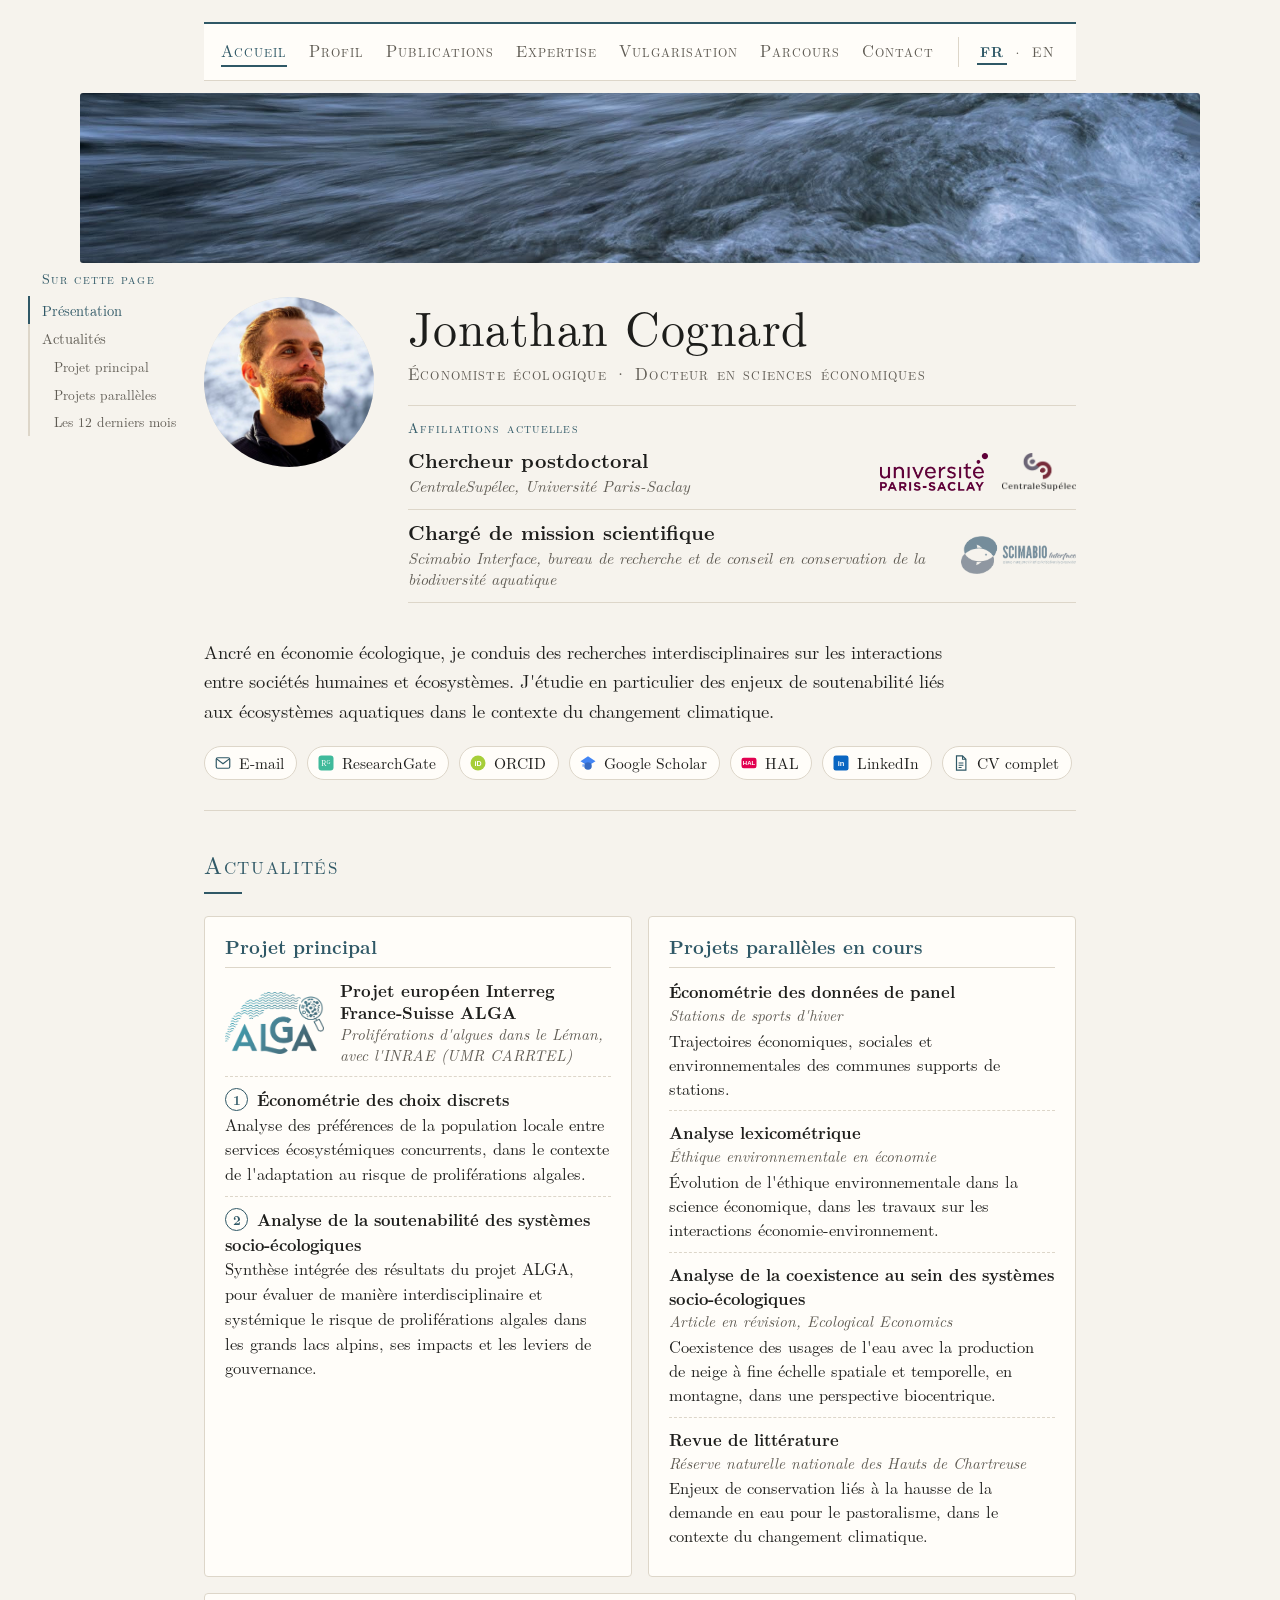
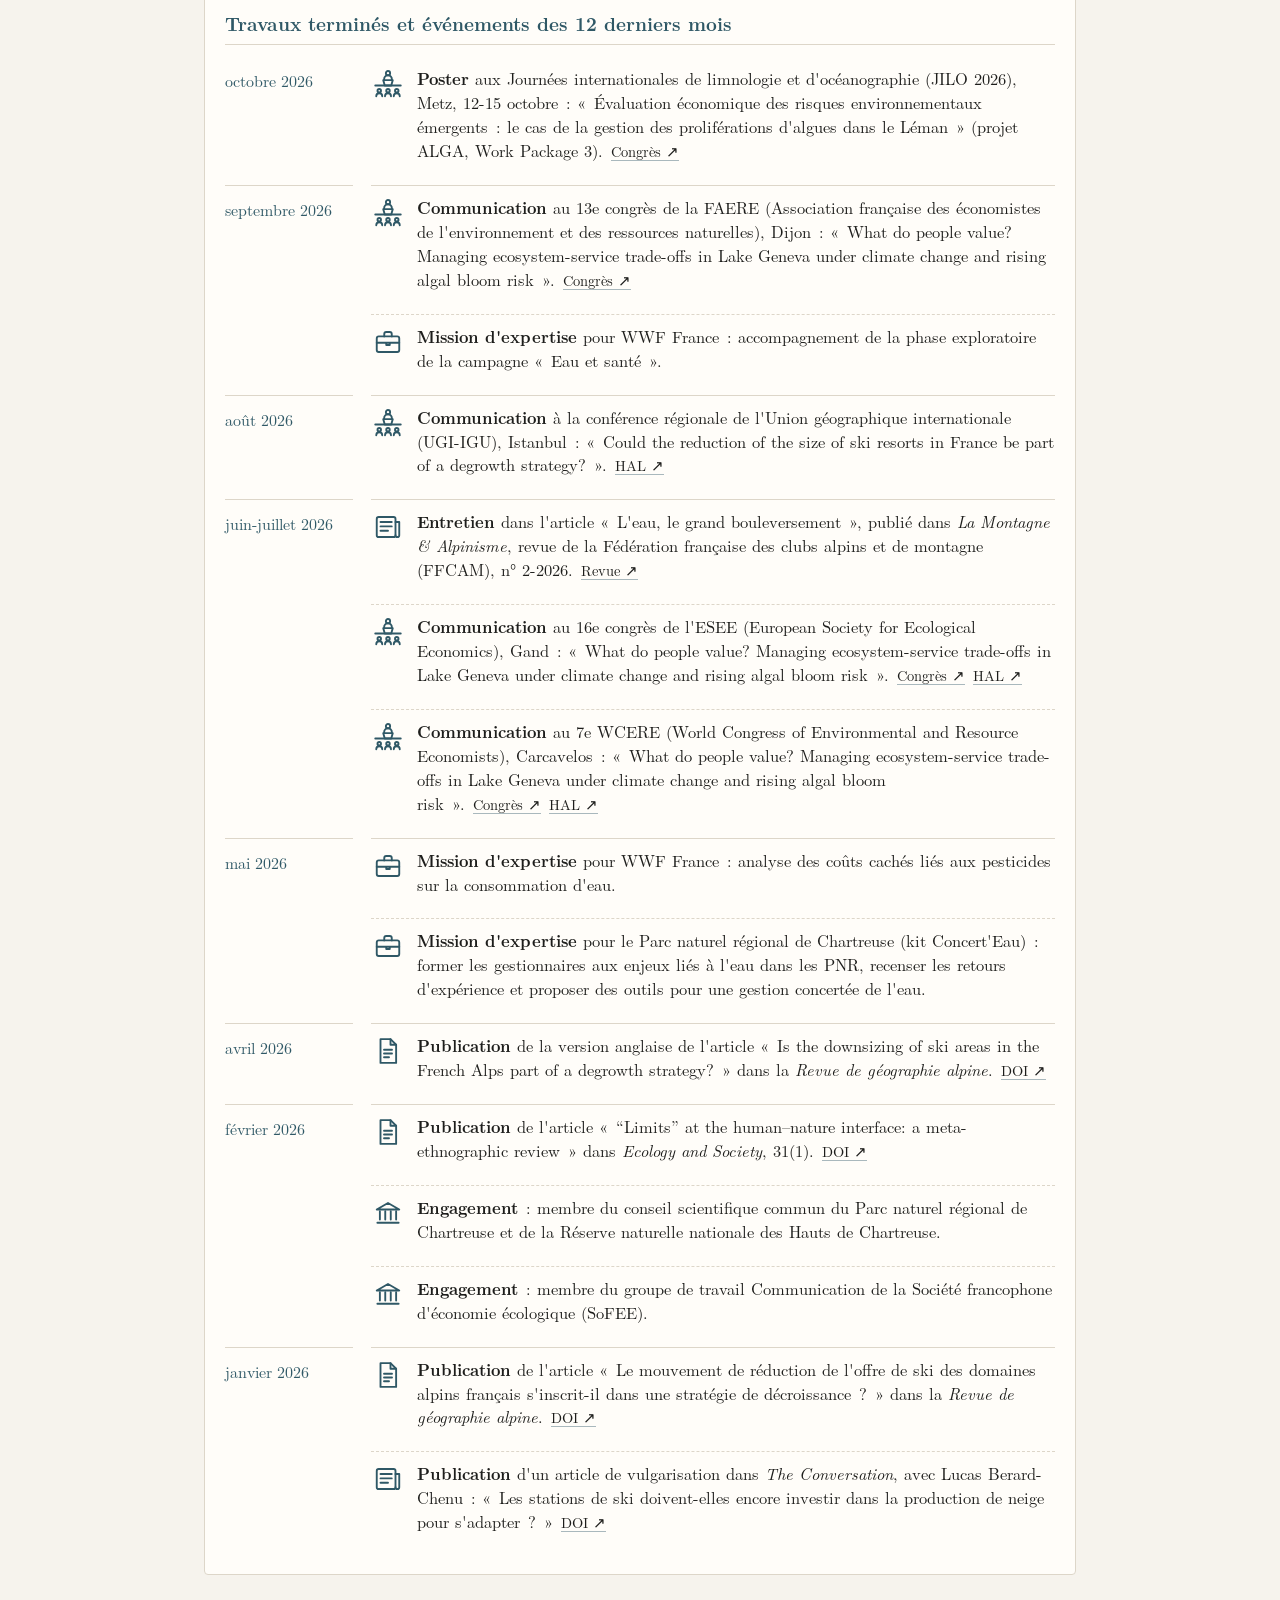
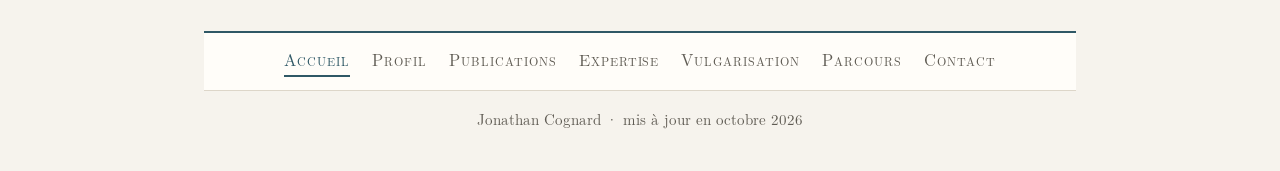
<file: index.html>
<!DOCTYPE html>
<html lang="fr">
<head>
<meta charset="utf-8">
<meta name="viewport" content="width=device-width, initial-scale=1">
<title>Jonathan Cognard, économie écologique</title>
<meta name="description" content="Jonathan Cognard, économiste écologique : interactions entre sociétés humaines et écosystèmes, soutenabilité, coexistence, écosystèmes aquatiques et changement climatique.">
<link rel="stylesheet" href="style.css">
<link rel="icon" href="favicon.ico" sizes="any">
<link rel="icon" type="image/png" href="favicon-192.png">
<link rel="apple-touch-icon" href="apple-touch-icon.png">
<link rel="alternate" hreflang="en" href="en-index.html">
</head>
<body>
<div class="wrap">

  <nav>
    <a href="index.html" class="on">Accueil</a>
    <a href="profil.html">Profil</a>
    <a href="publications.html">Publications</a>
    <a href="expertise.html">Expertise</a>
    <a href="vulgarisation.html">Vulgarisation</a>
    <a href="parcours.html">Parcours</a>
    <a href="contact.html">Contact</a>
    <div class="langsw"><a class="on" href="index.html">FR</a><span aria-hidden="true">·</span><a href="en-index.html" hreflang="en" lang="en">EN</a></div>
  </nav>
  <!-- ================= EN-TÊTE ================= -->
  <div class="strip" role="img" aria-label="Eau en mouvement"></div>

  <aside class="toc" aria-label="Plan de la page"><div class="toc-in" role="navigation" aria-label="Sur cette page">
      <div class="toc-t">Sur cette page</div>
      <a href="#presentation">Présentation</a>
      <a href="#actualites">Actualités</a>
      <a href="#projet-principal" class="sub">Projet principal</a>
      <a href="#projets-paralleles-en-cours" class="sub">Projets parallèles</a>
      <a href="#travaux-termines-et-evenements-des-12-de" class="sub">Les 12 derniers mois</a>
    </div><script>(function(){var t=document.currentScript.parentNode,ls=[].slice.call(t.querySelectorAll('a'));
function up(){var R=t.closest('.page')||document;var ts=ls.map(function(a){return R.querySelector('[id="'+a.getAttribute('href').slice(1)+'"]')});var y=window.innerHeight*0.3,k=0,b=-1e9;ts.forEach(function(e,i){if(!e)return;var r=e.getBoundingClientRect().top;if(r<y&&r>b+2){b=r;k=i}});
ls.forEach(function(a,i){a.classList.toggle('act',i===k)})}window.addEventListener('scroll',up,{passive:true});window.addEventListener('load',up);up();})();</script></aside>
  <div class="intro" id="presentation">
    <div class="head">
      <div class="avatar"><img src="photo.jpg" alt="Portrait de Jonathan Cognard"></div>
      <div class="idcard">
        <h1>Jonathan Cognard</h1>
        <p class="tagline">Économiste écologique · Docteur en sciences économiques</p>
        <!-- Affiliations actuelles -->
        <div class="aff">
          <div class="aff-l">Affiliations actuelles</div>
          <div class="role-row">
            <div><div class="rt">Chercheur postdoctoral</div><div class="ri">CentraleSupélec, Université Paris-Saclay</div></div>
            <div class="rl"><img src="logo-paris-saclay.png" alt="" onerror="this.remove()"><img src="logo-centralesupelec.png" alt="" onerror="this.remove()"></div>
          </div>
          <div class="role-row">
            <div><div class="rt">Chargé de mission scientifique</div><div class="ri">Scimabio Interface, bureau de recherche et de conseil en conservation de la biodiversité aquatique</div></div>
            <div class="rl"><img src="logo-scimabio.png" alt="" onerror="this.remove()"></div>
          </div>
        </div>
      </div>
    </div>
    <p class="pitch">Ancré en économie écologique, je conduis des recherches interdisciplinaires sur les interactions entre sociétés humaines et écosystèmes. J'étudie en particulier des enjeux de soutenabilité liés aux écosystèmes aquatiques dans le contexte du changement climatique.</p>
    <div class="links">
      <a href="mailto:jonathan.cognard@gmail.com"><svg viewBox="0 0 24 24"><rect x="3" y="5" width="18" height="14" rx="2" fill="none" stroke="#2f5866" stroke-width="1.6"/><path d="M3.5 6.5 12 13l8.5-6.5" fill="none" stroke="#2f5866" stroke-width="1.6"/></svg>E-mail</a>
      <a href="https://www.researchgate.net/profile/Jonathan-Cognard" target="_blank" rel="noopener"><svg viewBox="0 0 24 24"><rect x="2" y="2" width="20" height="20" rx="4" fill="#40ba9b"/><text x="12" y="16.2" text-anchor="middle" font-family="Georgia,serif" font-size="10.5" fill="#fff">R<tspan font-size="7.5" dy="-3">G</tspan></text></svg>ResearchGate</a>
      <a href="https://orcid.org/0000-0002-9526-023X" target="_blank" rel="noopener"><svg viewBox="0 0 24 24"><circle cx="12" cy="12" r="10" fill="#a6ce39"/><text x="12" y="15.6" text-anchor="middle" font-family="Arial,sans-serif" font-weight="700" font-size="9.5" fill="#fff">iD</text></svg>ORCID</a>
      <a href="https://scholar.google.com/citations?hl=fr&amp;user=yuW_YmEAAAAJ" target="_blank" rel="noopener"><svg viewBox="0 0 24 24"><path d="M12 3 2 9.5l10 6.5 10-6.5z" fill="#4285f4"/><circle cx="12" cy="16" r="5" fill="#356ac3"/><path d="M5.5 13.5v3.5" stroke="#4285f4" stroke-width="1.4"/></svg>Google Scholar</a>
      <!-- Remplacer par votre CV HAL (cv.hal.science/votre-idhal) si vous en créez un -->
      <a href="https://hal.science/search/index/?q=authFullName_s%3A%22Jonathan+Cognard%22" target="_blank" rel="noopener"><svg viewBox="0 0 24 24"><rect x="2" y="5" width="20" height="14" rx="3" fill="#e2004f"/><text x="12" y="15.3" text-anchor="middle" font-family="Arial,sans-serif" font-weight="700" font-size="8" fill="#fff">HAL</text></svg>HAL</a>
      <a href="https://www.linkedin.com/in/jonathan-cognard-17158998/" target="_blank" rel="noopener"><svg viewBox="0 0 24 24"><rect x="2" y="2" width="20" height="20" rx="3" fill="#0a66c2"/><text x="12" y="16.5" text-anchor="middle" font-family="Arial,sans-serif" font-weight="700" font-size="10" fill="#fff">in</text></svg>LinkedIn</a>
      <a href="cv.pdf" target="_blank" rel="noopener"><svg viewBox="0 0 24 24"><path d="M6 2.5h8l4.5 4.5v14.5H6z" fill="none" stroke="#2f5866" stroke-width="1.6"/><path d="M14 2.5V7h4.5M8.8 12h6.4M8.8 15h6.4M8.8 18h4" fill="none" stroke="#2f5866" stroke-width="1.4"/></svg>CV complet</a>
    </div>
  </div>

  <!-- ================= ACTUALITÉS =================
       Fil des 12 derniers mois&nbsp;: ajouter les nouveautés en haut, retirer les plus anciennes. -->
  <section id="actualites">
    <h2>Actualités</h2>
    <div class="grid2">

      <div id="projet-principal" class="box">
        <b>Projet principal</b>
        <div class="proj-h">
          <img src="logo-alga.png" alt="Logo du projet ALGA" onerror="this.remove()">
          <div><div class="pt">Projet européen Interreg France-Suisse ALGA</div>
          <div class="ps">Proliférations d'algues dans le Léman, avec l'INRAE (UMR CARRTEL)</div></div>
        </div>
        <div class="wp"><span class="lbl"><span class="nb">1</span>Économétrie des choix discrets</span>
          Analyse des préférences de la population locale entre services écosystémiques concurrents, dans le contexte de l'adaptation au risque de proliférations algales.</div>
        <div class="wp"><span class="lbl"><span class="nb">2</span>Analyse de la soutenabilité des systèmes socio-écologiques</span>
          Synthèse intégrée des résultats du projet ALGA, pour évaluer de manière interdisciplinaire et systémique le risque de proliférations algales dans les grands lacs alpins, ses impacts et les leviers de gouvernance.</div>
      </div>

      <div id="projets-paralleles-en-cours" class="box">
        <b>Projets parallèles en cours</b>
        <ul class="plist">
          <li><span class="meth">Économétrie des données de panel</span><span class="subj">Stations de sports d'hiver</span>Trajectoires économiques, sociales et environnementales des communes supports de stations.</li>
          <li><span class="meth">Analyse lexicométrique</span><span class="subj">Éthique environnementale en économie</span>Évolution de l'éthique environnementale dans la science économique, dans les travaux sur les interactions économie-environnement.</li>
          <li><span class="meth">Analyse de la coexistence au sein des systèmes socio-écologiques</span><span class="subj">Article en révision, Ecological Economics</span>Coexistence des usages de l'eau avec la production de neige à fine échelle spatiale et temporelle, en montagne, dans une perspective biocentrique.</li>
          <li><span class="meth">Revue de littérature</span><span class="subj">Réserve naturelle nationale des Hauts de Chartreuse</span>Enjeux de conservation liés à la hausse de la demande en eau pour le pastoralisme, dans le contexte du changement climatique.</li>
        </ul>
      </div>

      <div id="travaux-termines-et-evenements-des-12-de" class="box wide">
        <b>Travaux terminés et événements des 12 derniers mois</b>
        <div class="feed">
        <div class="m">octobre 2026</div>
        <div class="items">
          <div class="it"><span class="ic"><svg viewBox="0 0 24 24"><circle cx="12" cy="3.3" r="1.7" fill="none" stroke="#2f5866" stroke-width="1.5" stroke-linecap="round" stroke-linejoin="round"/><path d="M8.9 10.6V8.1a3.1 3.1 0 0 1 6.2 0v2.5" fill="none" stroke="#2f5866" stroke-width="1.5" stroke-linecap="round" stroke-linejoin="round"/><path d="M8.2 8.9h7.6l-1.2 4.3H9.4z" fill="#fffdf9" stroke="#2f5866" stroke-width="1.5" stroke-linejoin="round"/><path d="M1.8 13.2h20.4" fill="none" stroke="#2f5866" stroke-width="1.5" stroke-linecap="round" stroke-linejoin="round"/><circle cx="5" cy="17.4" r="1.4" fill="none" stroke="#2f5866" stroke-width="1.5" stroke-linecap="round" stroke-linejoin="round"/><circle cx="12" cy="17.4" r="1.4" fill="none" stroke="#2f5866" stroke-width="1.5" stroke-linecap="round" stroke-linejoin="round"/><circle cx="19" cy="17.4" r="1.4" fill="none" stroke="#2f5866" stroke-width="1.5" stroke-linecap="round" stroke-linejoin="round"/><path d="M2.6 21.8a2.4 2.4 0 0 1 4.8 0M9.6 21.8a2.4 2.4 0 0 1 4.8 0M16.6 21.8a2.4 2.4 0 0 1 4.8 0" fill="none" stroke="#2f5866" stroke-width="1.5" stroke-linecap="round" stroke-linejoin="round"/></svg></span><span><b>Poster</b> aux Journées internationales de limnologie et d'océanographie (JILO 2026), Metz, 12-15 octobre&nbsp;: «&nbsp;Évaluation économique des risques environnementaux émergents&nbsp;: le cas de la gestion des proliférations d'algues dans le Léman&nbsp;» (projet ALGA, Work Package 3).<a class="go" href="https://jilo-2026.sciencesconf.org/" target="_blank" rel="noopener">Congrès ↗</a></span></div>
        </div>
        <div class="m">septembre 2026</div>
        <div class="items">
          <div class="it"><span class="ic"><svg viewBox="0 0 24 24"><circle cx="12" cy="3.3" r="1.7" fill="none" stroke="#2f5866" stroke-width="1.5" stroke-linecap="round" stroke-linejoin="round"/><path d="M8.9 10.6V8.1a3.1 3.1 0 0 1 6.2 0v2.5" fill="none" stroke="#2f5866" stroke-width="1.5" stroke-linecap="round" stroke-linejoin="round"/><path d="M8.2 8.9h7.6l-1.2 4.3H9.4z" fill="#fffdf9" stroke="#2f5866" stroke-width="1.5" stroke-linejoin="round"/><path d="M1.8 13.2h20.4" fill="none" stroke="#2f5866" stroke-width="1.5" stroke-linecap="round" stroke-linejoin="round"/><circle cx="5" cy="17.4" r="1.4" fill="none" stroke="#2f5866" stroke-width="1.5" stroke-linecap="round" stroke-linejoin="round"/><circle cx="12" cy="17.4" r="1.4" fill="none" stroke="#2f5866" stroke-width="1.5" stroke-linecap="round" stroke-linejoin="round"/><circle cx="19" cy="17.4" r="1.4" fill="none" stroke="#2f5866" stroke-width="1.5" stroke-linecap="round" stroke-linejoin="round"/><path d="M2.6 21.8a2.4 2.4 0 0 1 4.8 0M9.6 21.8a2.4 2.4 0 0 1 4.8 0M16.6 21.8a2.4 2.4 0 0 1 4.8 0" fill="none" stroke="#2f5866" stroke-width="1.5" stroke-linecap="round" stroke-linejoin="round"/></svg></span><span><b>Communication</b> au 13e congrès de la FAERE (Association française des économistes de l'environnement et des ressources naturelles), Dijon&nbsp;: «&nbsp;What do people value? Managing ecosystem-service trade-offs in Lake Geneva under climate change and rising algal bloom risk&nbsp;».<a class="go" href="https://faere.fr/en/faere-conference-2026/" target="_blank" rel="noopener">Congrès ↗</a></span></div>
          <div class="it"><span class="ic"><svg viewBox="0 0 24 24"><rect x="3" y="7.5" width="18" height="12.5" rx="1.6" fill="none" stroke="#2f5866" stroke-width="1.5" stroke-linecap="round" stroke-linejoin="round"/><path d="M9 7.5V5.6c0-.9.7-1.6 1.6-1.6h2.8c.9 0 1.6.7 1.6 1.6v1.9M3 12.6h18M10.6 12.6v1.8h2.8v-1.8" fill="none" stroke="#2f5866" stroke-width="1.5" stroke-linecap="round" stroke-linejoin="round"/></svg></span><span><b>Mission d'expertise</b> pour WWF France&nbsp;: accompagnement de la phase exploratoire de la campagne «&nbsp;Eau et santé&nbsp;».</span></div>
        </div>
        <div class="m">août 2026</div>
        <div class="items">
          <div class="it"><span class="ic"><svg viewBox="0 0 24 24"><circle cx="12" cy="3.3" r="1.7" fill="none" stroke="#2f5866" stroke-width="1.5" stroke-linecap="round" stroke-linejoin="round"/><path d="M8.9 10.6V8.1a3.1 3.1 0 0 1 6.2 0v2.5" fill="none" stroke="#2f5866" stroke-width="1.5" stroke-linecap="round" stroke-linejoin="round"/><path d="M8.2 8.9h7.6l-1.2 4.3H9.4z" fill="#fffdf9" stroke="#2f5866" stroke-width="1.5" stroke-linejoin="round"/><path d="M1.8 13.2h20.4" fill="none" stroke="#2f5866" stroke-width="1.5" stroke-linecap="round" stroke-linejoin="round"/><circle cx="5" cy="17.4" r="1.4" fill="none" stroke="#2f5866" stroke-width="1.5" stroke-linecap="round" stroke-linejoin="round"/><circle cx="12" cy="17.4" r="1.4" fill="none" stroke="#2f5866" stroke-width="1.5" stroke-linecap="round" stroke-linejoin="round"/><circle cx="19" cy="17.4" r="1.4" fill="none" stroke="#2f5866" stroke-width="1.5" stroke-linecap="round" stroke-linejoin="round"/><path d="M2.6 21.8a2.4 2.4 0 0 1 4.8 0M9.6 21.8a2.4 2.4 0 0 1 4.8 0M16.6 21.8a2.4 2.4 0 0 1 4.8 0" fill="none" stroke="#2f5866" stroke-width="1.5" stroke-linecap="round" stroke-linejoin="round"/></svg></span><span><b>Communication</b> à la conférence régionale de l'Union géographique internationale (UGI-IGU), Istanbul&nbsp;: «&nbsp;Could the reduction of the size of ski resorts in France be part of a degrowth strategy?&nbsp;».<a class="go" href="https://hal.science/hal-05760352" target="_blank" rel="noopener">HAL ↗</a></span></div>
        </div>
        <div class="m">juin-juillet 2026</div>
        <div class="items">
          <div class="it"><span class="ic"><svg viewBox="0 0 24 24"><rect x="3" y="4" width="15" height="16" rx="1.5" fill="none" stroke="#2f5866" stroke-width="1.5" stroke-linecap="round" stroke-linejoin="round"/><path d="M18 8h3v10.5a1.5 1.5 0 0 1-3 0M6 8h9M6 11.5h9M6 15h6" fill="none" stroke="#2f5866" stroke-width="1.5" stroke-linecap="round" stroke-linejoin="round"/></svg></span><span><b>Entretien</b> dans l'article «&nbsp;L'eau, le grand bouleversement&nbsp;», publié dans <i>La Montagne &amp; Alpinisme</i>, revue de la Fédération française des clubs alpins et de montagne (FFCAM), n° 2-2026.<a class="go" href="https://www.ffcam.fr/index.php?alias=produit&amp;oid=PROD:86p6bc6lu6lu" target="_blank" rel="noopener">Revue ↗</a></span></div>
          <div class="it"><span class="ic"><svg viewBox="0 0 24 24"><circle cx="12" cy="3.3" r="1.7" fill="none" stroke="#2f5866" stroke-width="1.5" stroke-linecap="round" stroke-linejoin="round"/><path d="M8.9 10.6V8.1a3.1 3.1 0 0 1 6.2 0v2.5" fill="none" stroke="#2f5866" stroke-width="1.5" stroke-linecap="round" stroke-linejoin="round"/><path d="M8.2 8.9h7.6l-1.2 4.3H9.4z" fill="#fffdf9" stroke="#2f5866" stroke-width="1.5" stroke-linejoin="round"/><path d="M1.8 13.2h20.4" fill="none" stroke="#2f5866" stroke-width="1.5" stroke-linecap="round" stroke-linejoin="round"/><circle cx="5" cy="17.4" r="1.4" fill="none" stroke="#2f5866" stroke-width="1.5" stroke-linecap="round" stroke-linejoin="round"/><circle cx="12" cy="17.4" r="1.4" fill="none" stroke="#2f5866" stroke-width="1.5" stroke-linecap="round" stroke-linejoin="round"/><circle cx="19" cy="17.4" r="1.4" fill="none" stroke="#2f5866" stroke-width="1.5" stroke-linecap="round" stroke-linejoin="round"/><path d="M2.6 21.8a2.4 2.4 0 0 1 4.8 0M9.6 21.8a2.4 2.4 0 0 1 4.8 0M16.6 21.8a2.4 2.4 0 0 1 4.8 0" fill="none" stroke="#2f5866" stroke-width="1.5" stroke-linecap="round" stroke-linejoin="round"/></svg></span><span><b>Communication</b> au 16e congrès de l'ESEE (European Society for Ecological Economics), Gand&nbsp;: «&nbsp;What do people value? Managing ecosystem-service trade-offs in Lake Geneva under climate change and rising algal bloom risk&nbsp;».<a class="go" href="https://esee2026ghent.be/" target="_blank" rel="noopener">Congrès ↗</a><a class="go" href="https://hal.science/hal-05693973" target="_blank" rel="noopener">HAL ↗</a></span></div>
          <div class="it"><span class="ic"><svg viewBox="0 0 24 24"><circle cx="12" cy="3.3" r="1.7" fill="none" stroke="#2f5866" stroke-width="1.5" stroke-linecap="round" stroke-linejoin="round"/><path d="M8.9 10.6V8.1a3.1 3.1 0 0 1 6.2 0v2.5" fill="none" stroke="#2f5866" stroke-width="1.5" stroke-linecap="round" stroke-linejoin="round"/><path d="M8.2 8.9h7.6l-1.2 4.3H9.4z" fill="#fffdf9" stroke="#2f5866" stroke-width="1.5" stroke-linejoin="round"/><path d="M1.8 13.2h20.4" fill="none" stroke="#2f5866" stroke-width="1.5" stroke-linecap="round" stroke-linejoin="round"/><circle cx="5" cy="17.4" r="1.4" fill="none" stroke="#2f5866" stroke-width="1.5" stroke-linecap="round" stroke-linejoin="round"/><circle cx="12" cy="17.4" r="1.4" fill="none" stroke="#2f5866" stroke-width="1.5" stroke-linecap="round" stroke-linejoin="round"/><circle cx="19" cy="17.4" r="1.4" fill="none" stroke="#2f5866" stroke-width="1.5" stroke-linecap="round" stroke-linejoin="round"/><path d="M2.6 21.8a2.4 2.4 0 0 1 4.8 0M9.6 21.8a2.4 2.4 0 0 1 4.8 0M16.6 21.8a2.4 2.4 0 0 1 4.8 0" fill="none" stroke="#2f5866" stroke-width="1.5" stroke-linecap="round" stroke-linejoin="round"/></svg></span><span><b>Communication</b> au 7e WCERE (World Congress of Environmental and Resource Economists), Carcavelos&nbsp;: «&nbsp;What do people value? Managing ecosystem-service trade-offs in Lake Geneva under climate change and rising algal bloom risk&nbsp;».<a class="go" href="https://wcere2026.org/" target="_blank" rel="noopener">Congrès ↗</a><a class="go" href="https://hal.science/hal-05694025" target="_blank" rel="noopener">HAL ↗</a></span></div>
        </div>
        <div class="m">mai 2026</div>
        <div class="items">
          <div class="it"><span class="ic"><svg viewBox="0 0 24 24"><rect x="3" y="7.5" width="18" height="12.5" rx="1.6" fill="none" stroke="#2f5866" stroke-width="1.5" stroke-linecap="round" stroke-linejoin="round"/><path d="M9 7.5V5.6c0-.9.7-1.6 1.6-1.6h2.8c.9 0 1.6.7 1.6 1.6v1.9M3 12.6h18M10.6 12.6v1.8h2.8v-1.8" fill="none" stroke="#2f5866" stroke-width="1.5" stroke-linecap="round" stroke-linejoin="round"/></svg></span><span><b>Mission d'expertise</b> pour WWF France&nbsp;: analyse des coûts cachés liés aux pesticides sur la consommation d'eau.</span></div>
          <div class="it"><span class="ic"><svg viewBox="0 0 24 24"><rect x="3" y="7.5" width="18" height="12.5" rx="1.6" fill="none" stroke="#2f5866" stroke-width="1.5" stroke-linecap="round" stroke-linejoin="round"/><path d="M9 7.5V5.6c0-.9.7-1.6 1.6-1.6h2.8c.9 0 1.6.7 1.6 1.6v1.9M3 12.6h18M10.6 12.6v1.8h2.8v-1.8" fill="none" stroke="#2f5866" stroke-width="1.5" stroke-linecap="round" stroke-linejoin="round"/></svg></span><span><b>Mission d'expertise</b> pour le Parc naturel régional de Chartreuse (kit Concert'Eau)&nbsp;: former les gestionnaires aux enjeux liés à l'eau dans les PNR, recenser les retours d'expérience et proposer des outils pour une gestion concertée de l'eau.</span></div>
        </div>
        <div class="m">avril 2026</div>
        <div class="items">
          <div class="it"><span class="ic"><svg viewBox="0 0 24 24"><path d="M6 2.5h8l4.5 4.5v14.5H6z" fill="none" stroke="#2f5866" stroke-width="1.5" stroke-linecap="round" stroke-linejoin="round"/><path d="M14 2.5V7h4.5M8.8 11h6.4M8.8 14h6.4M8.8 17h4" fill="none" stroke="#2f5866" stroke-width="1.5" stroke-linecap="round" stroke-linejoin="round"/></svg></span><span><b>Publication</b> de la version anglaise de l'article «&nbsp;Is the downsizing of ski areas in the French Alps part of a degrowth strategy?&nbsp;» dans la <i>Revue de géographie alpine</i>.<a class="go" href="https://doi.org/10.4000/165gi" target="_blank" rel="noopener">DOI ↗</a></span></div>
        </div>
        <div class="m">février 2026</div>
        <div class="items">
          <div class="it"><span class="ic"><svg viewBox="0 0 24 24"><path d="M6 2.5h8l4.5 4.5v14.5H6z" fill="none" stroke="#2f5866" stroke-width="1.5" stroke-linecap="round" stroke-linejoin="round"/><path d="M14 2.5V7h4.5M8.8 11h6.4M8.8 14h6.4M8.8 17h4" fill="none" stroke="#2f5866" stroke-width="1.5" stroke-linecap="round" stroke-linejoin="round"/></svg></span><span><b>Publication</b> de l'article «&nbsp;“Limits” at the human–nature interface: a meta-ethnographic review&nbsp;» dans <i>Ecology and Society</i>, 31(1).<a class="go" href="https://doi.org/10.5751/ES-16991-310121" target="_blank" rel="noopener">DOI ↗</a></span></div>
          <div class="it"><span class="ic"><svg viewBox="0 0 24 24"><path d="M3 9.2 12 4l9 5.2z" fill="none" stroke="#2f5866" stroke-width="1.5" stroke-linecap="round" stroke-linejoin="round"/><path d="M5.5 10.6v6.6M9.8 10.6v6.6M14.2 10.6v6.6M18.5 10.6v6.6M3.5 19.8h17" fill="none" stroke="#2f5866" stroke-width="1.5" stroke-linecap="round" stroke-linejoin="round"/></svg></span><span><b>Engagement</b>&nbsp;: membre du conseil scientifique commun du Parc naturel régional de Chartreuse et de la Réserve naturelle nationale des Hauts de Chartreuse.</span></div>
          <div class="it"><span class="ic"><svg viewBox="0 0 24 24"><path d="M3 9.2 12 4l9 5.2z" fill="none" stroke="#2f5866" stroke-width="1.5" stroke-linecap="round" stroke-linejoin="round"/><path d="M5.5 10.6v6.6M9.8 10.6v6.6M14.2 10.6v6.6M18.5 10.6v6.6M3.5 19.8h17" fill="none" stroke="#2f5866" stroke-width="1.5" stroke-linecap="round" stroke-linejoin="round"/></svg></span><span><b>Engagement</b>&nbsp;: membre du groupe de travail Communication de la Société francophone d'économie écologique (SoFEE).</span></div>
        </div>
        <div class="m">janvier 2026</div>
        <div class="items">
          <div class="it"><span class="ic"><svg viewBox="0 0 24 24"><path d="M6 2.5h8l4.5 4.5v14.5H6z" fill="none" stroke="#2f5866" stroke-width="1.5" stroke-linecap="round" stroke-linejoin="round"/><path d="M14 2.5V7h4.5M8.8 11h6.4M8.8 14h6.4M8.8 17h4" fill="none" stroke="#2f5866" stroke-width="1.5" stroke-linecap="round" stroke-linejoin="round"/></svg></span><span><b>Publication</b> de l'article «&nbsp;Le mouvement de réduction de l'offre de ski des domaines alpins français s'inscrit-il dans une stratégie de décroissance&nbsp;?&nbsp;» dans la <i>Revue de géographie alpine</i>.<a class="go" href="https://doi.org/10.4000/165gg" target="_blank" rel="noopener">DOI ↗</a></span></div>
          <div class="it"><span class="ic"><svg viewBox="0 0 24 24"><rect x="3" y="4" width="15" height="16" rx="1.5" fill="none" stroke="#2f5866" stroke-width="1.5" stroke-linecap="round" stroke-linejoin="round"/><path d="M18 8h3v10.5a1.5 1.5 0 0 1-3 0M6 8h9M6 11.5h9M6 15h6" fill="none" stroke="#2f5866" stroke-width="1.5" stroke-linecap="round" stroke-linejoin="round"/></svg></span><span><b>Publication</b> d'un article de vulgarisation dans <i>The Conversation</i>, avec Lucas Berard-Chenu&nbsp;: «&nbsp;Les stations de ski doivent-elles encore investir dans la production de neige pour s'adapter&nbsp;?&nbsp;»<a class="go" href="https://doi.org/10.64628/AAK.fk6a4h7fv" target="_blank" rel="noopener">DOI ↗</a></span></div>
        </div>
        </div>
      </div>

    </div>
  </section>


  <nav class="bottom">
    <a href="index.html" class="on">Accueil</a>
    <a href="profil.html">Profil</a>
    <a href="publications.html">Publications</a>
    <a href="expertise.html">Expertise</a>
    <a href="vulgarisation.html">Vulgarisation</a>
    <a href="parcours.html">Parcours</a>
    <a href="contact.html">Contact</a>
  </nav>

  <footer>Jonathan Cognard · mis à jour en octobre 2026</footer>
</div>
</body>
</html>
</file>
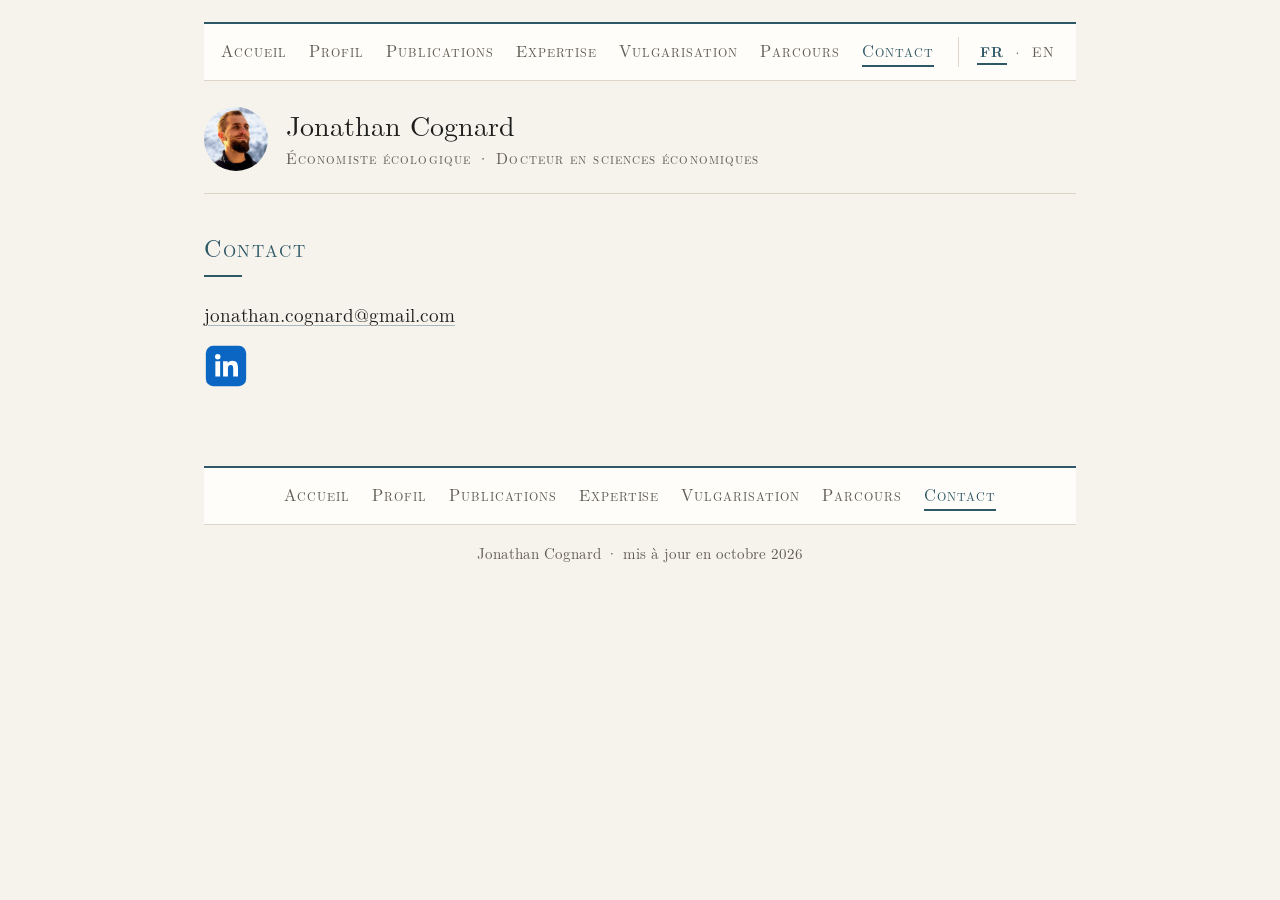
<file: contact.html>
<!DOCTYPE html>
<html lang="fr">
<head>
<meta charset="utf-8">
<meta name="viewport" content="width=device-width, initial-scale=1">
<title>Contact, Jonathan Cognard</title>
<meta name="description" content="Contacter Jonathan Cognard.">
<link rel="stylesheet" href="style.css">
<link rel="icon" href="favicon.ico" sizes="any">
<link rel="icon" type="image/png" href="favicon-192.png">
<link rel="apple-touch-icon" href="apple-touch-icon.png">
<link rel="alternate" hreflang="en" href="en-contact.html">
</head>
<body>
<div class="wrap">

  <nav>
    <a href="index.html">Accueil</a>
    <a href="profil.html">Profil</a>
    <a href="publications.html">Publications</a>
    <a href="expertise.html">Expertise</a>
    <a href="vulgarisation.html">Vulgarisation</a>
    <a href="parcours.html">Parcours</a>
    <a href="contact.html" class="on">Contact</a>
    <div class="langsw"><a class="on" href="contact.html">FR</a><span aria-hidden="true">·</span><a href="en-contact.html" hreflang="en" lang="en">EN</a></div>
  </nav>

  <div class="banner">
    <a class="av" href="index.html"><img src="photo.jpg" alt="Portrait de Jonathan Cognard"></a>
    <div><a class="nm" href="index.html">Jonathan Cognard</a><div class="tg">Économiste écologique · Docteur en sciences économiques</div></div>
  </div>

  <!-- ================= CONTACT ================= -->
  <section id="contact">
    <h2>Contact</h2>
    <p style="font-size:1.2rem"><a href="mailto:jonathan.cognard@gmail.com">jonathan.cognard@gmail.com</a></p>
    <p><a class="li-big" href="https://www.linkedin.com/in/jonathan-cognard-17158998/" target="_blank" rel="noopener" aria-label="Profil LinkedIn de Jonathan Cognard" title="LinkedIn"><svg viewBox="0 0 24 24" width="44" height="44"><rect x="1" y="1" width="22" height="22" rx="4" fill="#0a66c2"/><path d="M6.2 9.4h2.6v8.3H6.2zM7.5 5.4a1.5 1.5 0 1 1 0 3 1.5 1.5 0 0 1 0-3zM10.4 9.4h2.5v1.1h.04c.35-.66 1.2-1.36 2.47-1.36 2.64 0 3.13 1.74 3.13 4v4.56h-2.6v-4.04c0-.96-.02-2.2-1.34-2.2-1.34 0-1.55 1.05-1.55 2.13v4.11h-2.6z" fill="#fff"/></svg></a></p>
  </section>


  <nav class="bottom">
    <a href="index.html">Accueil</a>
    <a href="profil.html">Profil</a>
    <a href="publications.html">Publications</a>
    <a href="expertise.html">Expertise</a>
    <a href="vulgarisation.html">Vulgarisation</a>
    <a href="parcours.html">Parcours</a>
    <a href="contact.html" class="on">Contact</a>
  </nav>

  <footer>Jonathan Cognard · mis à jour en octobre 2026</footer>
</div>
</body>
</html>
</file>
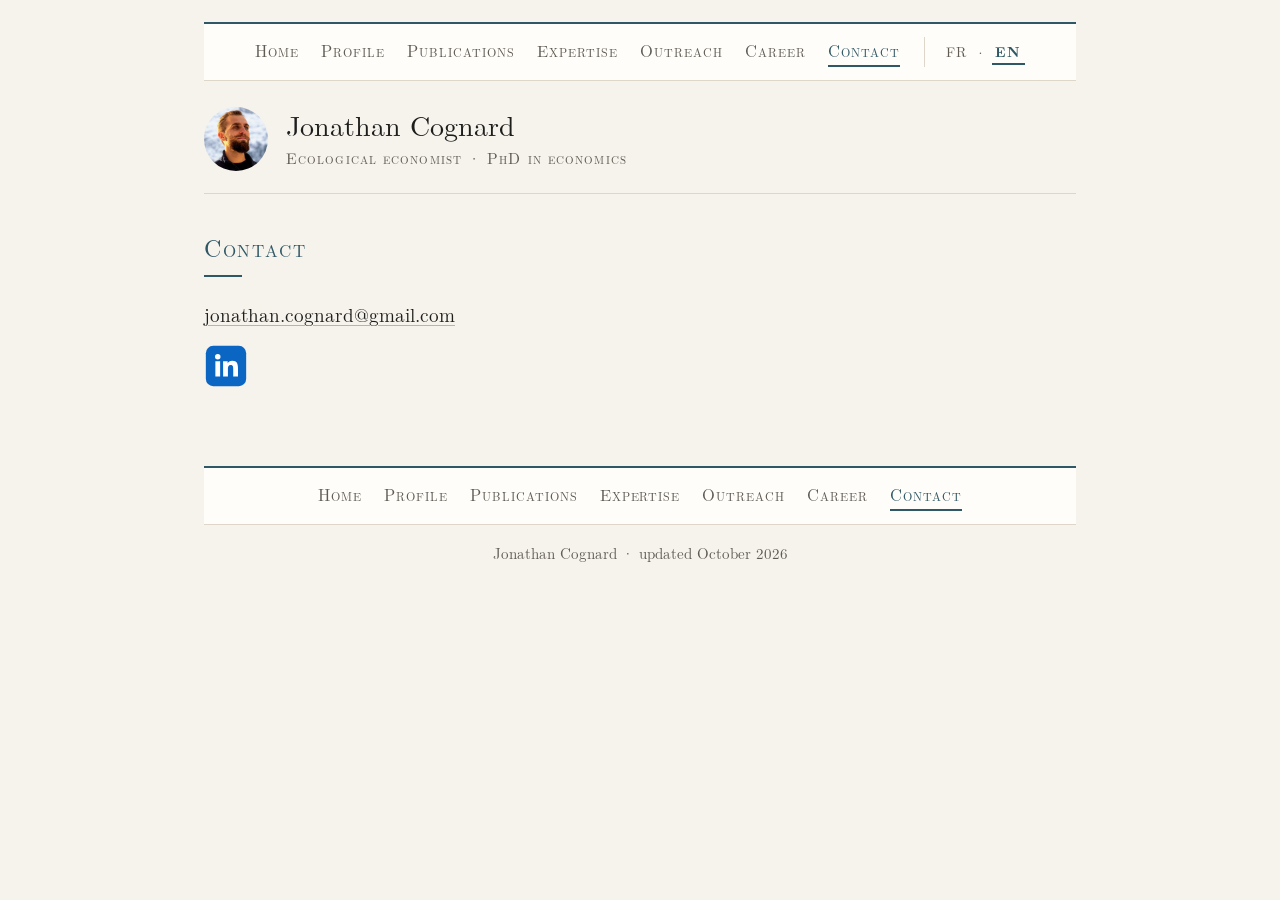
<file: en-contact.html>
<!DOCTYPE html>
<html lang="en">
<head>
<meta charset="utf-8">
<meta name="viewport" content="width=device-width, initial-scale=1">
<title>Contact, Jonathan Cognard</title>
<meta name="description" content="Contact Jonathan Cognard.">
<link rel="stylesheet" href="style.css">
<link rel="icon" href="favicon.ico" sizes="any">
<link rel="icon" type="image/png" href="favicon-192.png">
<link rel="apple-touch-icon" href="apple-touch-icon.png">
<link rel="alternate" hreflang="fr" href="contact.html">
</head>
<body>
<div class="wrap">

  <nav>
    <a href="en-index.html">Home</a>
    <a href="en-profil.html">Profile</a>
    <a href="en-publications.html">Publications</a>
    <a href="en-expertise.html">Expertise</a>
    <a href="en-vulgarisation.html">Outreach</a>
    <a href="en-parcours.html">Career</a>
    <a href="en-contact.html" class="on">Contact</a>
    <div class="langsw"><a href="contact.html" hreflang="fr" lang="fr">FR</a><span aria-hidden="true">·</span><a class="on" href="en-contact.html">EN</a></div>
  </nav>

  <div class="banner">
    <a class="av" href="en-index.html"><img src="photo.jpg" alt="Portrait of Jonathan Cognard"></a>
    <div><a class="nm" href="en-index.html">Jonathan Cognard</a><div class="tg">Ecological economist · PhD in economics</div></div>
  </div>

    <section id="contact">
    <h2>Contact</h2>
    <p style="font-size:1.2rem"><a href="mailto:jonathan.cognard@gmail.com">jonathan.cognard@gmail.com</a></p>
    <p><a class="li-big" href="https://www.linkedin.com/in/jonathan-cognard-17158998/" target="_blank" rel="noopener" aria-label="Jonathan Cognard's LinkedIn profile" title="LinkedIn"><svg viewBox="0 0 24 24" width="44" height="44"><rect x="1" y="1" width="22" height="22" rx="4" fill="#0a66c2"/><path d="M6.2 9.4h2.6v8.3H6.2zM7.5 5.4a1.5 1.5 0 1 1 0 3 1.5 1.5 0 0 1 0-3zM10.4 9.4h2.5v1.1h.04c.35-.66 1.2-1.36 2.47-1.36 2.64 0 3.13 1.74 3.13 4v4.56h-2.6v-4.04c0-.96-.02-2.2-1.34-2.2-1.34 0-1.55 1.05-1.55 2.13v4.11h-2.6z" fill="#fff"/></svg></a></p>
  </section>


  <nav class="bottom">
    <a href="en-index.html">Home</a>
    <a href="en-profil.html">Profile</a>
    <a href="en-publications.html">Publications</a>
    <a href="en-expertise.html">Expertise</a>
    <a href="en-vulgarisation.html">Outreach</a>
    <a href="en-parcours.html">Career</a>
    <a href="en-contact.html" class="on">Contact</a>
  </nav>

  <footer>Jonathan Cognard · updated October 2026</footer>
</div>
</body>
</html>
</file>
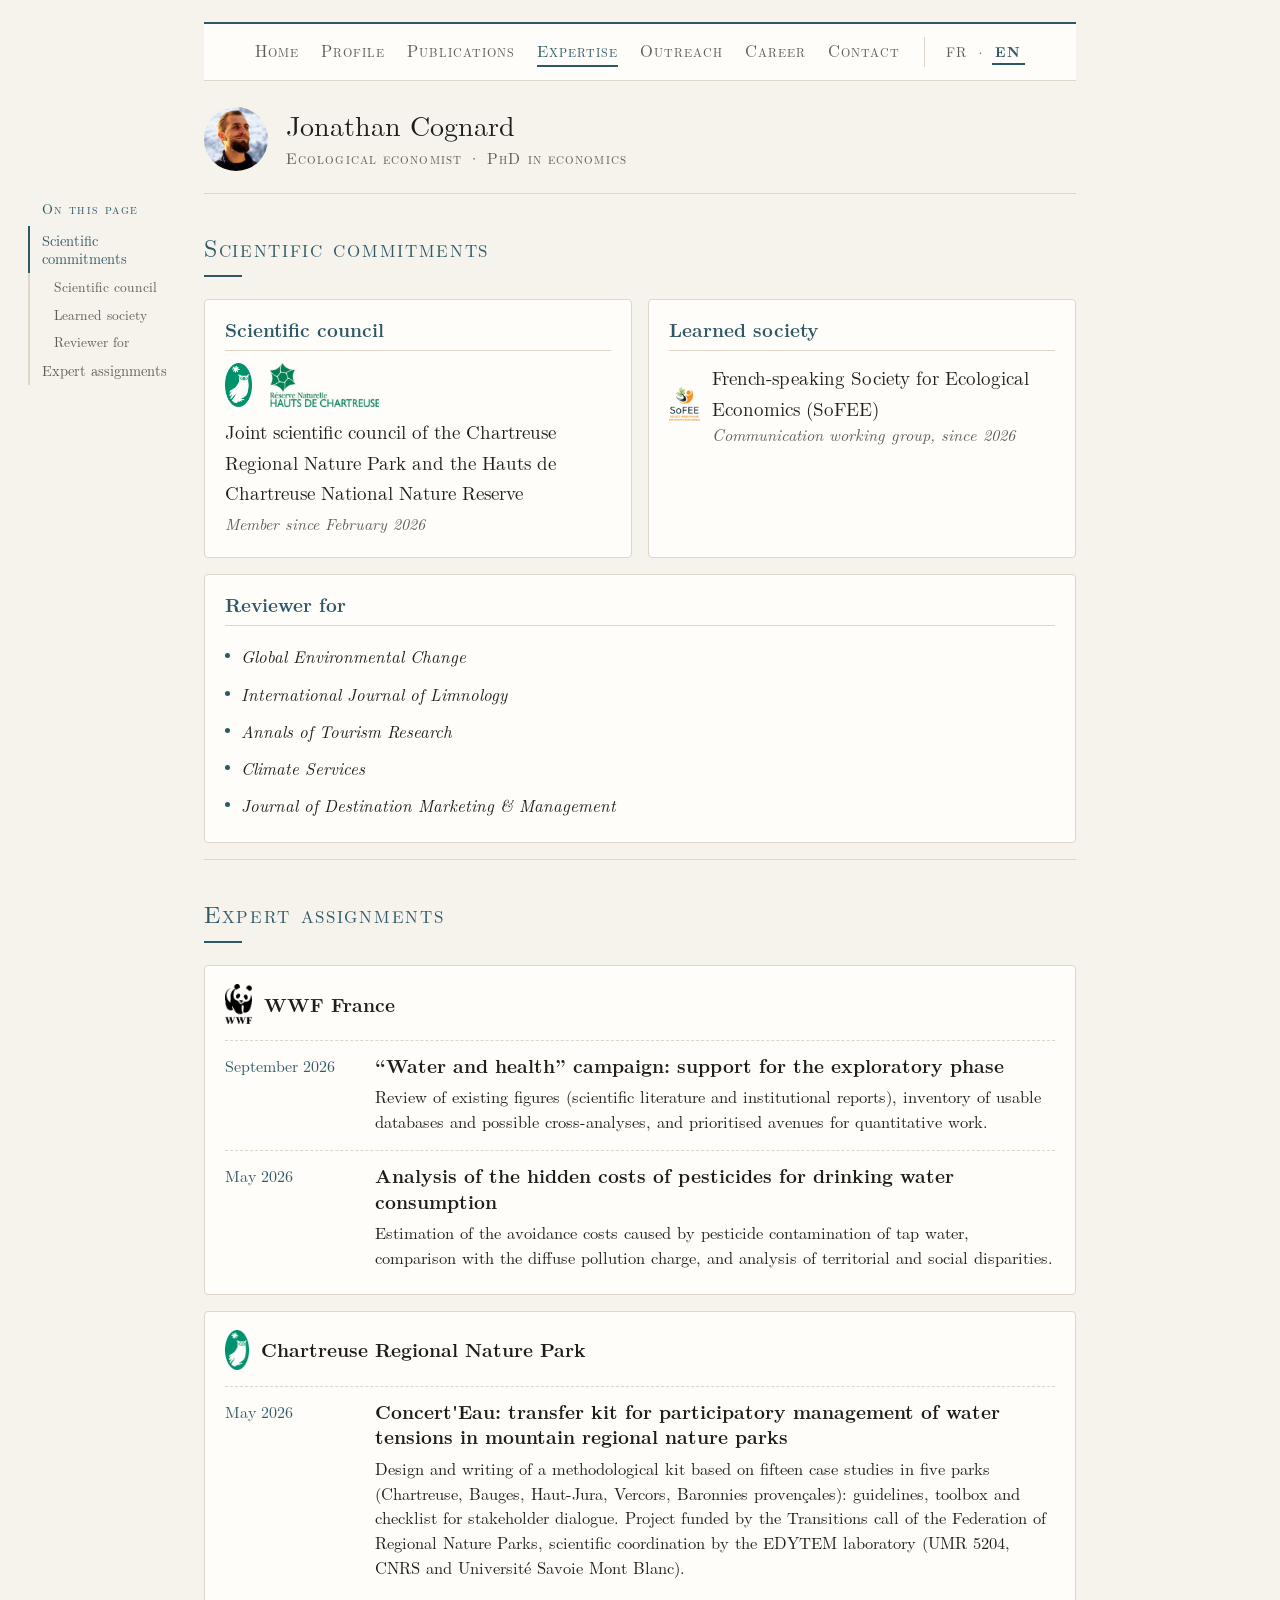
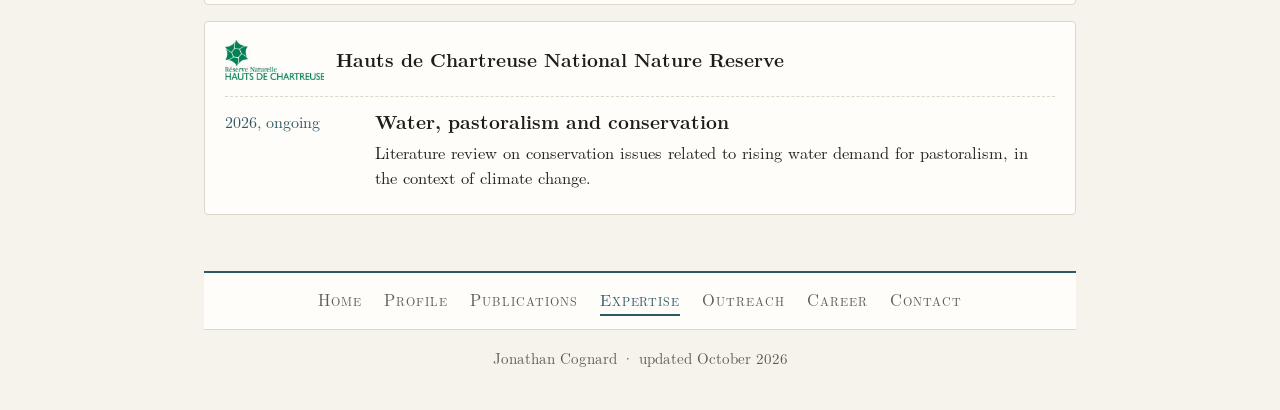
<file: en-expertise.html>
<!DOCTYPE html>
<html lang="en">
<head>
<meta charset="utf-8">
<meta name="viewport" content="width=device-width, initial-scale=1">
<title>Expertise, Jonathan Cognard</title>
<meta name="description" content="Scientific commitments and expert assignments of Jonathan Cognard.">
<link rel="stylesheet" href="style.css">
<link rel="icon" href="favicon.ico" sizes="any">
<link rel="icon" type="image/png" href="favicon-192.png">
<link rel="apple-touch-icon" href="apple-touch-icon.png">
<link rel="alternate" hreflang="fr" href="expertise.html">
</head>
<body>
<div class="wrap">

  <nav>
    <a href="en-index.html">Home</a>
    <a href="en-profil.html">Profile</a>
    <a href="en-publications.html">Publications</a>
    <a href="en-expertise.html" class="on">Expertise</a>
    <a href="en-vulgarisation.html">Outreach</a>
    <a href="en-parcours.html">Career</a>
    <a href="en-contact.html">Contact</a>
    <div class="langsw"><a href="expertise.html" hreflang="fr" lang="fr">FR</a><span aria-hidden="true">·</span><a class="on" href="en-expertise.html">EN</a></div>
  </nav>

  <div class="banner">
    <a class="av" href="en-index.html"><img src="photo.jpg" alt="Portrait of Jonathan Cognard"></a>
    <div><a class="nm" href="en-index.html">Jonathan Cognard</a><div class="tg">Ecological economist · PhD in economics</div></div>
  </div>

  <aside class="toc" aria-label="Page outline"><div class="toc-in" role="navigation" aria-label="On this page">
      <div class="toc-t">On this page</div>
      <a href="#engagements">Scientific commitments</a>
      <a href="#scientific-council" class="sub">Scientific council</a>
      <a href="#learned-society" class="sub">Learned society</a>
      <a href="#reviewer-for" class="sub">Reviewer for</a>
      <a href="#missions">Expert assignments</a>
    </div><script>(function(){var t=document.currentScript.parentNode,ls=[].slice.call(t.querySelectorAll('a'));
function up(){var R=t.closest('.page')||document;var ts=ls.map(function(a){return R.querySelector('[id="'+a.getAttribute('href').slice(1)+'"]')});var y=window.innerHeight*0.3,k=0,b=-1e9;ts.forEach(function(e,i){if(!e)return;var r=e.getBoundingClientRect().top;if(r<y&&r>b+2){b=r;k=i}});
ls.forEach(function(a,i){a.classList.toggle('act',i===k)})}window.addEventListener('scroll',up,{passive:true});window.addEventListener('load',up);up();})();</script></aside>
    <section id="engagements">
    <h2>Scientific commitments</h2>
    <div class="grid2">
      <div id="scientific-council" class="box">
        <b>Scientific council</b>
        <div style="display:flex;gap:18px;align-items:center;margin:2px 0 10px"><img style="height:44px;mix-blend-mode:multiply" src="logo-pnr-chartreuse.png" alt="" onerror="this.remove()"><img src="logo-rnn-hauts-chartreuse.png" alt="" style="height:44px;mix-blend-mode:multiply" onerror="this.remove()"></div>
        <div>Joint scientific council of the Chartreuse Regional Nature Park and the Hauts de Chartreuse National Nature Reserve<br><span class="small"><i>Member since February 2026</i></span></div>
      </div>
      <div id="learned-society" class="box">
        <b>Learned society</b>
        <span class="org"><img src="logo-sofee.png" alt="" onerror="this.remove()"><span>French-speaking Society for Ecological Economics (SoFEE)<small>Communication working group, since 2026</small></span></span>
      </div>
      <div id="reviewer-for" class="box wide">
        <b>Reviewer for</b>
        <ul class="jlist"><li><i>Global Environmental Change</i></li><li><i>International Journal of Limnology</i></li><li><i>Annals of Tourism Research</i></li><li><i>Climate Services</i></li><li><i>Journal of Destination Marketing &amp; Management</i></li></ul>
      </div>
    </div>
  </section>

    <section id="missions">
    <h2>Expert assignments</h2>
    <div class="missions">
      <div class="mission-g">
        <span class="org"><img src="logo-wwf.png" alt="" onerror="this.remove()"><span>WWF France</span></span>
        <div class="mission"><span class="d">September 2026</span>
          <div><div class="t">“Water and health” campaign: support for the exploratory phase</div><p>Review of existing figures (scientific literature and institutional reports), inventory of usable databases and possible cross-analyses, and prioritised avenues for quantitative work.</p></div></div>
        <div class="mission"><span class="d">May 2026</span>
          <div><div class="t">Analysis of the hidden costs of pesticides for drinking water consumption</div><p>Estimation of the avoidance costs caused by pesticide contamination of tap water, comparison with the diffuse pollution charge, and analysis of territorial and social disparities.</p></div></div>
      </div>
      <div class="mission-g">
        <span class="org"><img src="logo-pnr-chartreuse.png" alt="" onerror="this.remove()"><span>Chartreuse Regional Nature Park</span></span>
        <div class="mission"><span class="d">May 2026</span>
          <div><div class="t">Concert'Eau: transfer kit for participatory management of water tensions in mountain regional nature parks</div><p>Design and writing of a methodological kit based on fifteen case studies in five parks (Chartreuse, Bauges, Haut-Jura, Vercors, Baronnies provençales): guidelines, toolbox and checklist for stakeholder dialogue. Project funded by the Transitions call of the Federation of Regional Nature Parks, scientific coordination by the EDYTEM laboratory (UMR 5204, CNRS and Université Savoie Mont Blanc).</p></div></div>
      </div>
      <div class="mission-g">
        <span class="org"><img src="logo-rnn-hauts-chartreuse.png" alt="" onerror="this.remove()"><span>Hauts de Chartreuse National Nature Reserve</span></span>
        <div class="mission"><span class="d">2026, ongoing</span>
          <div><div class="t">Water, pastoralism and conservation</div><p>Literature review on conservation issues related to rising water demand for pastoralism, in the context of climate change.</p></div></div>
      </div>
    </div>
  </section>


  <nav class="bottom">
    <a href="en-index.html">Home</a>
    <a href="en-profil.html">Profile</a>
    <a href="en-publications.html">Publications</a>
    <a href="en-expertise.html" class="on">Expertise</a>
    <a href="en-vulgarisation.html">Outreach</a>
    <a href="en-parcours.html">Career</a>
    <a href="en-contact.html">Contact</a>
  </nav>

  <footer>Jonathan Cognard · updated October 2026</footer>
</div>
</body>
</html>
</file>
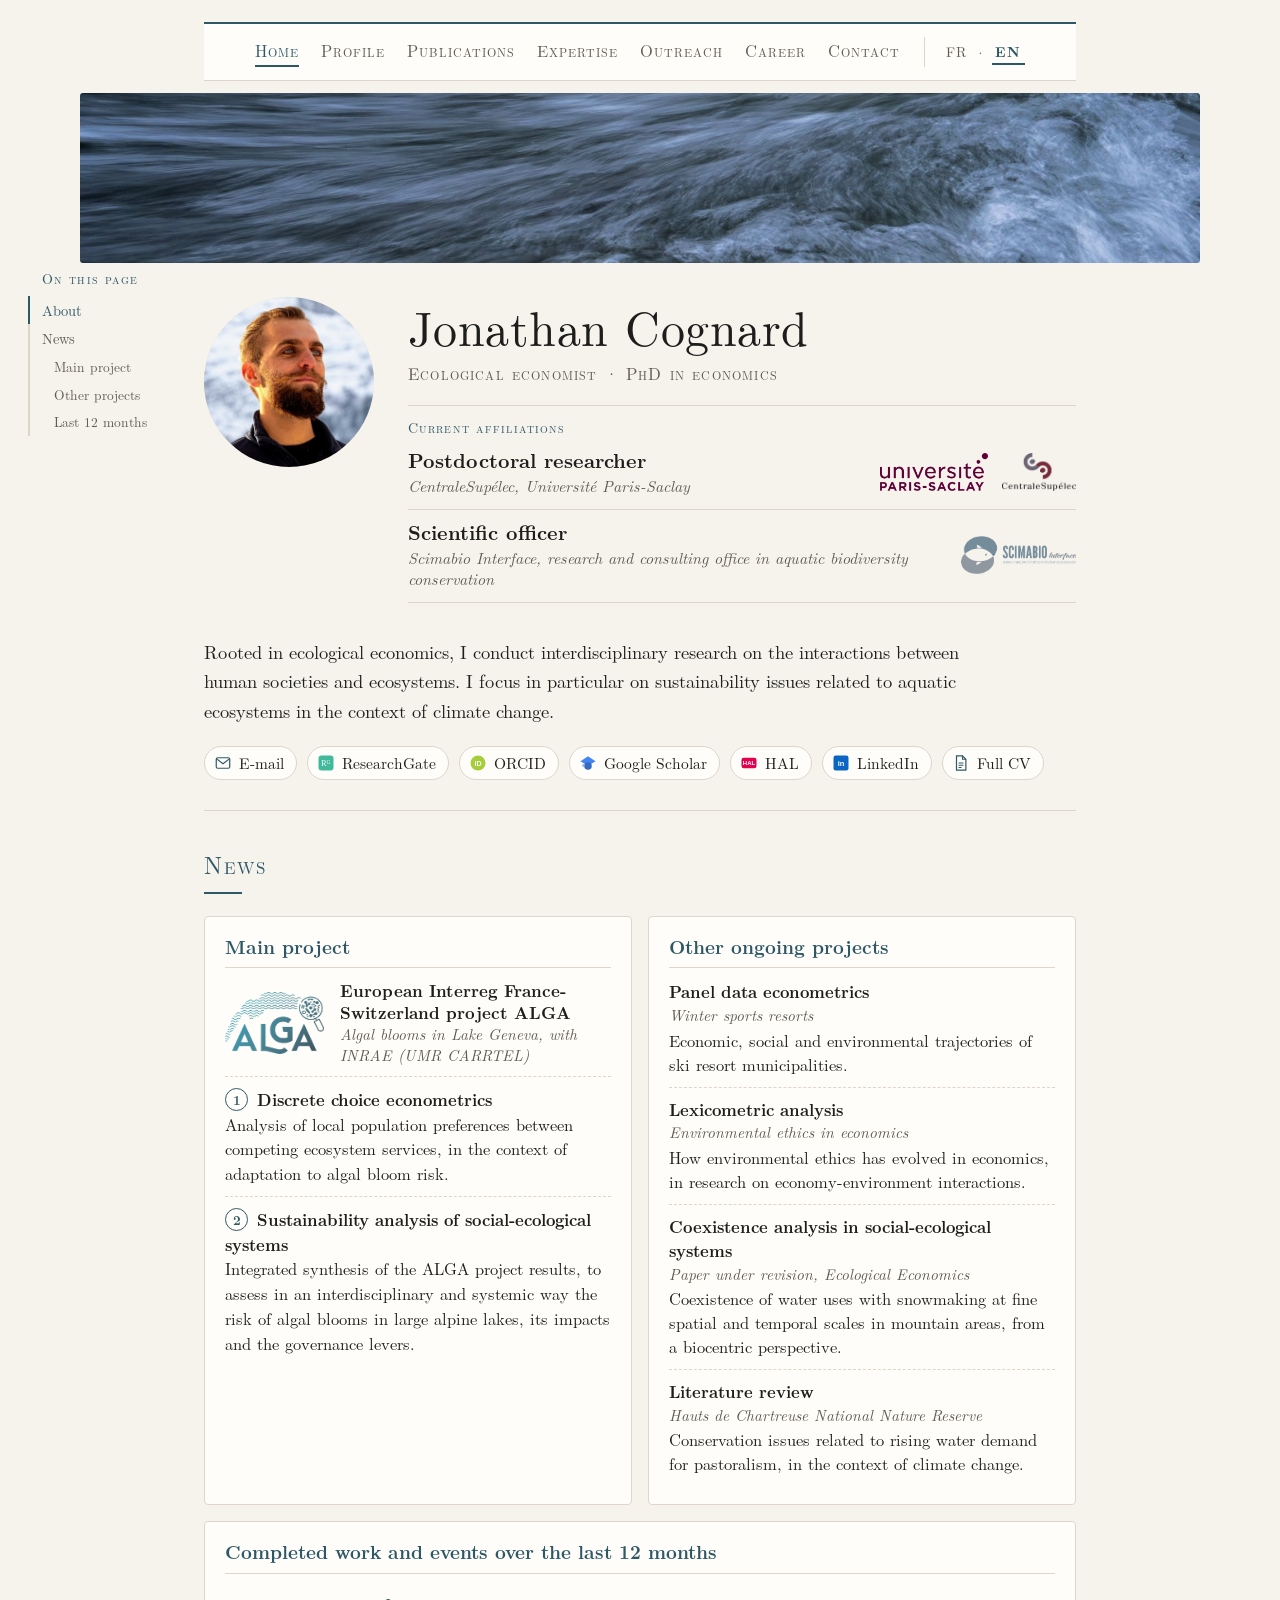
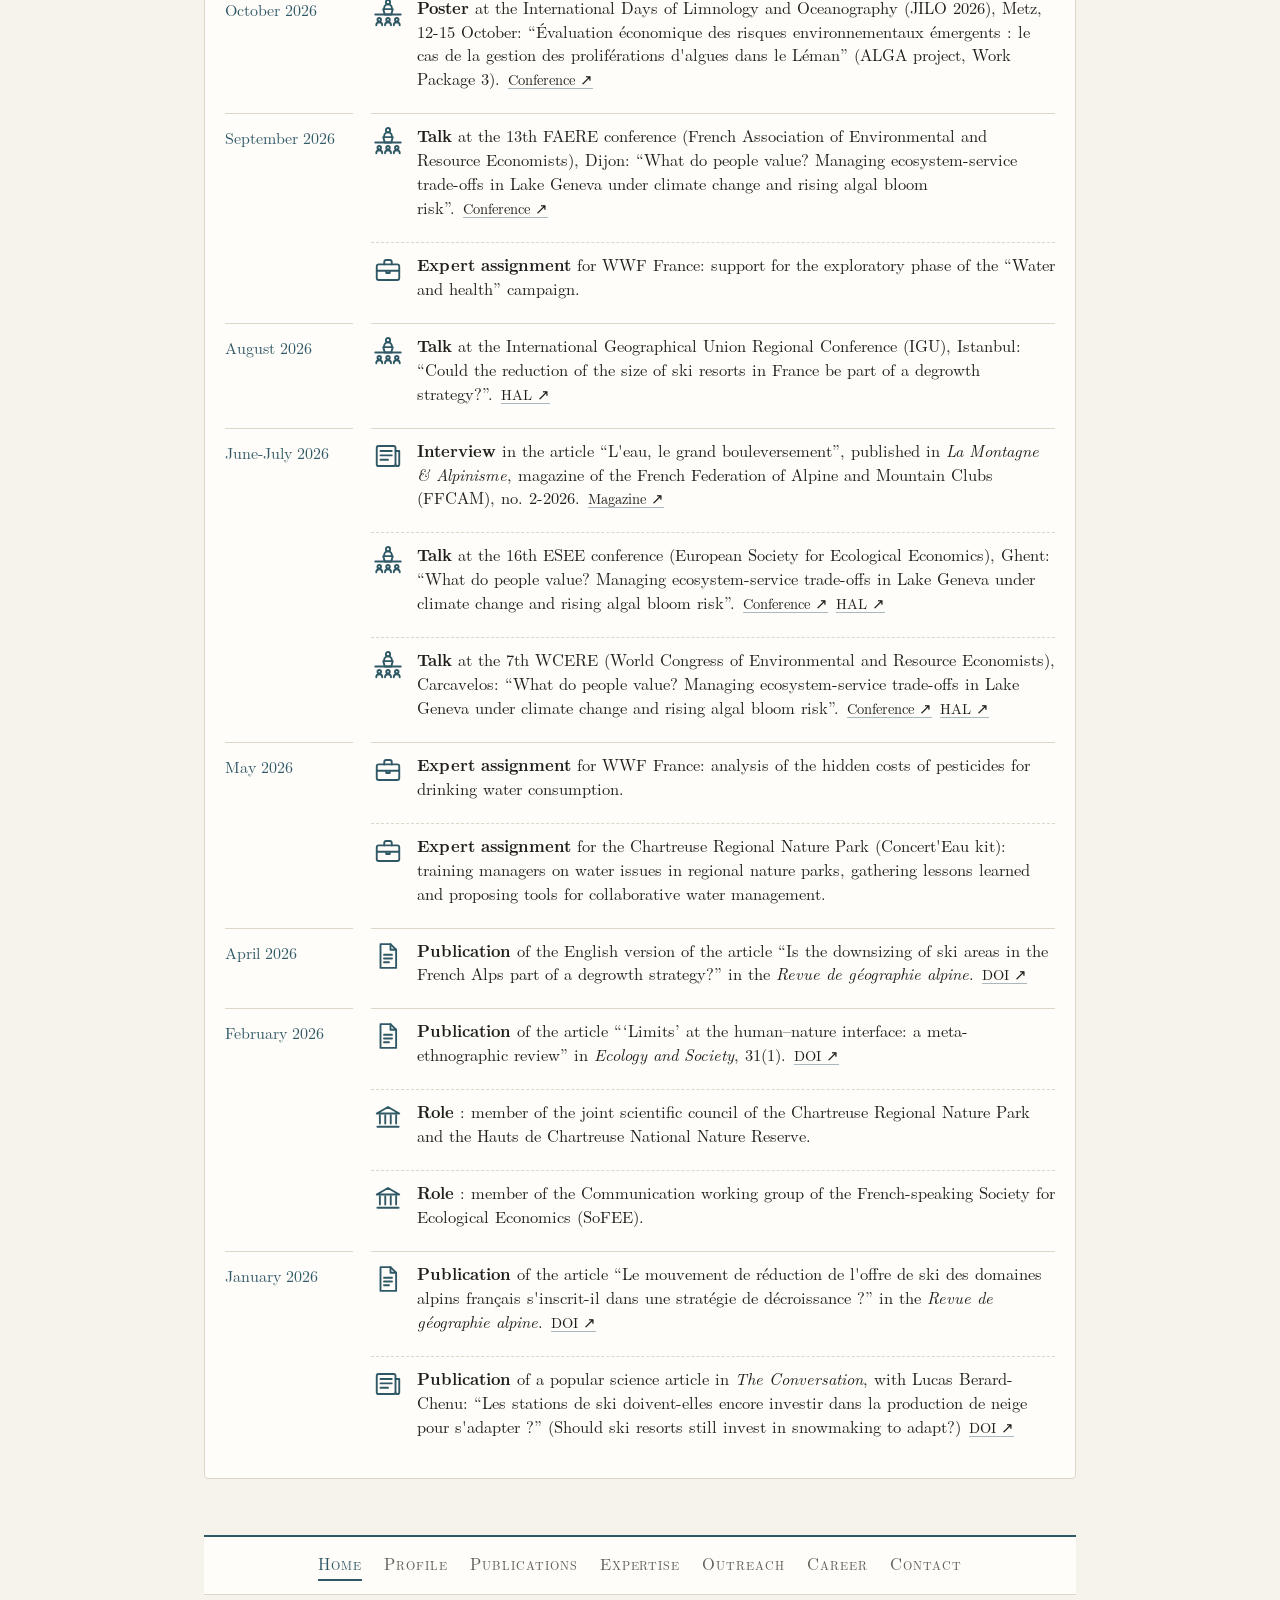
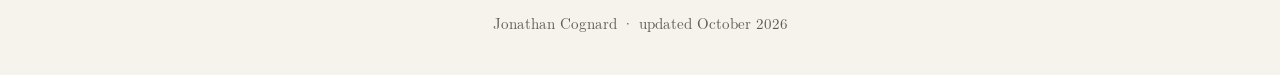
<file: en-index.html>
<!DOCTYPE html>
<html lang="en">
<head>
<meta charset="utf-8">
<meta name="viewport" content="width=device-width, initial-scale=1">
<title>Jonathan Cognard, ecological economics</title>
<meta name="description" content="Jonathan Cognard, ecological economist: interactions between human societies and ecosystems, sustainability, coexistence, aquatic ecosystems and climate change.">
<link rel="stylesheet" href="style.css">
<link rel="icon" href="favicon.ico" sizes="any">
<link rel="icon" type="image/png" href="favicon-192.png">
<link rel="apple-touch-icon" href="apple-touch-icon.png">
<link rel="alternate" hreflang="fr" href="index.html">
</head>
<body>
<div class="wrap">

  <nav>
    <a href="en-index.html" class="on">Home</a>
    <a href="en-profil.html">Profile</a>
    <a href="en-publications.html">Publications</a>
    <a href="en-expertise.html">Expertise</a>
    <a href="en-vulgarisation.html">Outreach</a>
    <a href="en-parcours.html">Career</a>
    <a href="en-contact.html">Contact</a>
    <div class="langsw"><a href="index.html" hreflang="fr" lang="fr">FR</a><span aria-hidden="true">·</span><a class="on" href="en-index.html">EN</a></div>
  </nav>
    <div class="strip" role="img" aria-label="Moving water"></div>

  <aside class="toc" aria-label="Page outline"><div class="toc-in" role="navigation" aria-label="On this page">
      <div class="toc-t">On this page</div>
      <a href="#presentation">About</a>
      <a href="#actualites">News</a>
      <a href="#main-project" class="sub">Main project</a>
      <a href="#other-ongoing-projects" class="sub">Other projects</a>
      <a href="#completed-work-and-events-over-the-last-" class="sub">Last 12 months</a>
    </div><script>(function(){var t=document.currentScript.parentNode,ls=[].slice.call(t.querySelectorAll('a'));
function up(){var R=t.closest('.page')||document;var ts=ls.map(function(a){return R.querySelector('[id="'+a.getAttribute('href').slice(1)+'"]')});var y=window.innerHeight*0.3,k=0,b=-1e9;ts.forEach(function(e,i){if(!e)return;var r=e.getBoundingClientRect().top;if(r<y&&r>b+2){b=r;k=i}});
ls.forEach(function(a,i){a.classList.toggle('act',i===k)})}window.addEventListener('scroll',up,{passive:true});window.addEventListener('load',up);up();})();</script></aside>
  <div class="intro" id="presentation">
    <div class="head">
      <div class="avatar"><img src="photo.jpg" alt="Portrait of Jonathan Cognard"></div>
      <div class="idcard">
        <h1>Jonathan Cognard</h1>
        <p class="tagline">Ecological economist · PhD in economics</p>
                <div class="aff">
          <div class="aff-l">Current affiliations</div>
          <div class="role-row">
            <div><div class="rt">Postdoctoral researcher</div><div class="ri">CentraleSupélec, Université Paris-Saclay</div></div>
            <div class="rl"><img src="logo-paris-saclay.png" alt="" onerror="this.remove()"><img src="logo-centralesupelec.png" alt="" onerror="this.remove()"></div>
          </div>
          <div class="role-row">
            <div><div class="rt">Scientific officer</div><div class="ri">Scimabio Interface, research and consulting office in aquatic biodiversity conservation</div></div>
            <div class="rl"><img src="logo-scimabio.png" alt="" onerror="this.remove()"></div>
          </div>
        </div>
      </div>
    </div>
    <p class="pitch">Rooted in ecological economics, I conduct interdisciplinary research on the interactions between human societies and ecosystems. I focus in particular on sustainability issues related to aquatic ecosystems in the context of climate change.</p>
    <div class="links">
      <a href="mailto:jonathan.cognard@gmail.com"><svg viewBox="0 0 24 24"><rect x="3" y="5" width="18" height="14" rx="2" fill="none" stroke="#2f5866" stroke-width="1.6"/><path d="M3.5 6.5 12 13l8.5-6.5" fill="none" stroke="#2f5866" stroke-width="1.6"/></svg>E-mail</a>
      <a href="https://www.researchgate.net/profile/Jonathan-Cognard" target="_blank" rel="noopener"><svg viewBox="0 0 24 24"><rect x="2" y="2" width="20" height="20" rx="4" fill="#40ba9b"/><text x="12" y="16.2" text-anchor="middle" font-family="Georgia,serif" font-size="10.5" fill="#fff">R<tspan font-size="7.5" dy="-3">G</tspan></text></svg>ResearchGate</a>
      <a href="https://orcid.org/0000-0002-9526-023X" target="_blank" rel="noopener"><svg viewBox="0 0 24 24"><circle cx="12" cy="12" r="10" fill="#a6ce39"/><text x="12" y="15.6" text-anchor="middle" font-family="Arial,sans-serif" font-weight="700" font-size="9.5" fill="#fff">iD</text></svg>ORCID</a>
      <a href="https://scholar.google.com/citations?hl=fr&amp;user=yuW_YmEAAAAJ" target="_blank" rel="noopener"><svg viewBox="0 0 24 24"><path d="M12 3 2 9.5l10 6.5 10-6.5z" fill="#4285f4"/><circle cx="12" cy="16" r="5" fill="#356ac3"/><path d="M5.5 13.5v3.5" stroke="#4285f4" stroke-width="1.4"/></svg>Google Scholar</a>
            <a href="https://hal.science/search/index/?q=authFullName_s%3A%22Jonathan+Cognard%22" target="_blank" rel="noopener"><svg viewBox="0 0 24 24"><rect x="2" y="5" width="20" height="14" rx="3" fill="#e2004f"/><text x="12" y="15.3" text-anchor="middle" font-family="Arial,sans-serif" font-weight="700" font-size="8" fill="#fff">HAL</text></svg>HAL</a>
      <a href="https://www.linkedin.com/in/jonathan-cognard-17158998/" target="_blank" rel="noopener"><svg viewBox="0 0 24 24"><rect x="2" y="2" width="20" height="20" rx="3" fill="#0a66c2"/><text x="12" y="16.5" text-anchor="middle" font-family="Arial,sans-serif" font-weight="700" font-size="10" fill="#fff">in</text></svg>LinkedIn</a>
      <a href="cv.pdf" target="_blank" rel="noopener"><svg viewBox="0 0 24 24"><path d="M6 2.5h8l4.5 4.5v14.5H6z" fill="none" stroke="#2f5866" stroke-width="1.6"/><path d="M14 2.5V7h4.5M8.8 12h6.4M8.8 15h6.4M8.8 18h4" fill="none" stroke="#2f5866" stroke-width="1.4"/></svg>Full CV</a>
    </div>
  </div>

    <section id="actualites">
    <h2>News</h2>
    <div class="grid2">

      <div id="main-project" class="box">
        <b>Main project</b>
        <div class="proj-h">
          <img src="logo-alga.png" alt="ALGA project logo" onerror="this.remove()">
          <div><div class="pt">European Interreg France-Switzerland project ALGA</div>
          <div class="ps">Algal blooms in Lake Geneva, with INRAE (UMR CARRTEL)</div></div>
        </div>
        <div class="wp"><span class="lbl"><span class="nb">1</span>Discrete choice econometrics</span>
          Analysis of local population preferences between competing ecosystem services, in the context of adaptation to algal bloom risk.</div>
        <div class="wp"><span class="lbl"><span class="nb">2</span>Sustainability analysis of social-ecological systems</span>
          Integrated synthesis of the ALGA project results, to assess in an interdisciplinary and systemic way the risk of algal blooms in large alpine lakes, its impacts and the governance levers.</div>
      </div>

      <div id="other-ongoing-projects" class="box">
        <b>Other ongoing projects</b>
        <ul class="plist">
          <li><span class="meth">Panel data econometrics</span><span class="subj">Winter sports resorts</span>Economic, social and environmental trajectories of ski resort municipalities.</li>
          <li><span class="meth">Lexicometric analysis</span><span class="subj">Environmental ethics in economics</span>How environmental ethics has evolved in economics, in research on economy-environment interactions.</li>
          <li><span class="meth">Coexistence analysis in social-ecological systems</span><span class="subj">Paper under revision, Ecological Economics</span>Coexistence of water uses with snowmaking at fine spatial and temporal scales in mountain areas, from a biocentric perspective.</li>
          <li><span class="meth">Literature review</span><span class="subj">Hauts de Chartreuse National Nature Reserve</span>Conservation issues related to rising water demand for pastoralism, in the context of climate change.</li>
        </ul>
      </div>

      <div id="completed-work-and-events-over-the-last-" class="box wide">
        <b>Completed work and events over the last 12 months</b>
        <div class="feed">
        <div class="m">October 2026</div>
        <div class="items">
          <div class="it"><span class="ic"><svg viewBox="0 0 24 24"><circle cx="12" cy="3.3" r="1.7" fill="none" stroke="#2f5866" stroke-width="1.5" stroke-linecap="round" stroke-linejoin="round"/><path d="M8.9 10.6V8.1a3.1 3.1 0 0 1 6.2 0v2.5" fill="none" stroke="#2f5866" stroke-width="1.5" stroke-linecap="round" stroke-linejoin="round"/><path d="M8.2 8.9h7.6l-1.2 4.3H9.4z" fill="#fffdf9" stroke="#2f5866" stroke-width="1.5" stroke-linejoin="round"/><path d="M1.8 13.2h20.4" fill="none" stroke="#2f5866" stroke-width="1.5" stroke-linecap="round" stroke-linejoin="round"/><circle cx="5" cy="17.4" r="1.4" fill="none" stroke="#2f5866" stroke-width="1.5" stroke-linecap="round" stroke-linejoin="round"/><circle cx="12" cy="17.4" r="1.4" fill="none" stroke="#2f5866" stroke-width="1.5" stroke-linecap="round" stroke-linejoin="round"/><circle cx="19" cy="17.4" r="1.4" fill="none" stroke="#2f5866" stroke-width="1.5" stroke-linecap="round" stroke-linejoin="round"/><path d="M2.6 21.8a2.4 2.4 0 0 1 4.8 0M9.6 21.8a2.4 2.4 0 0 1 4.8 0M16.6 21.8a2.4 2.4 0 0 1 4.8 0" fill="none" stroke="#2f5866" stroke-width="1.5" stroke-linecap="round" stroke-linejoin="round"/></svg></span><span><b>Poster</b> at the International Days of Limnology and Oceanography (JILO 2026), Metz, 12-15 October: “Évaluation économique des risques environnementaux émergents : le cas de la gestion des proliférations d'algues dans le Léman” (ALGA project, Work Package 3).<a class="go" href="https://jilo-2026.sciencesconf.org/" target="_blank" rel="noopener">Conference ↗</a></span></div>
        </div>
        <div class="m">September 2026</div>
        <div class="items">
          <div class="it"><span class="ic"><svg viewBox="0 0 24 24"><circle cx="12" cy="3.3" r="1.7" fill="none" stroke="#2f5866" stroke-width="1.5" stroke-linecap="round" stroke-linejoin="round"/><path d="M8.9 10.6V8.1a3.1 3.1 0 0 1 6.2 0v2.5" fill="none" stroke="#2f5866" stroke-width="1.5" stroke-linecap="round" stroke-linejoin="round"/><path d="M8.2 8.9h7.6l-1.2 4.3H9.4z" fill="#fffdf9" stroke="#2f5866" stroke-width="1.5" stroke-linejoin="round"/><path d="M1.8 13.2h20.4" fill="none" stroke="#2f5866" stroke-width="1.5" stroke-linecap="round" stroke-linejoin="round"/><circle cx="5" cy="17.4" r="1.4" fill="none" stroke="#2f5866" stroke-width="1.5" stroke-linecap="round" stroke-linejoin="round"/><circle cx="12" cy="17.4" r="1.4" fill="none" stroke="#2f5866" stroke-width="1.5" stroke-linecap="round" stroke-linejoin="round"/><circle cx="19" cy="17.4" r="1.4" fill="none" stroke="#2f5866" stroke-width="1.5" stroke-linecap="round" stroke-linejoin="round"/><path d="M2.6 21.8a2.4 2.4 0 0 1 4.8 0M9.6 21.8a2.4 2.4 0 0 1 4.8 0M16.6 21.8a2.4 2.4 0 0 1 4.8 0" fill="none" stroke="#2f5866" stroke-width="1.5" stroke-linecap="round" stroke-linejoin="round"/></svg></span><span><b>Talk</b> at the 13th FAERE conference (French Association of Environmental and Resource Economists), Dijon: “What do people value? Managing ecosystem-service trade-offs in Lake Geneva under climate change and rising algal bloom risk”.<a class="go" href="https://faere.fr/en/faere-conference-2026/" target="_blank" rel="noopener">Conference ↗</a></span></div>
          <div class="it"><span class="ic"><svg viewBox="0 0 24 24"><rect x="3" y="7.5" width="18" height="12.5" rx="1.6" fill="none" stroke="#2f5866" stroke-width="1.5" stroke-linecap="round" stroke-linejoin="round"/><path d="M9 7.5V5.6c0-.9.7-1.6 1.6-1.6h2.8c.9 0 1.6.7 1.6 1.6v1.9M3 12.6h18M10.6 12.6v1.8h2.8v-1.8" fill="none" stroke="#2f5866" stroke-width="1.5" stroke-linecap="round" stroke-linejoin="round"/></svg></span><span><b>Expert assignment</b> for WWF France: support for the exploratory phase of the “Water and health” campaign.</span></div>
        </div>
        <div class="m">August 2026</div>
        <div class="items">
          <div class="it"><span class="ic"><svg viewBox="0 0 24 24"><circle cx="12" cy="3.3" r="1.7" fill="none" stroke="#2f5866" stroke-width="1.5" stroke-linecap="round" stroke-linejoin="round"/><path d="M8.9 10.6V8.1a3.1 3.1 0 0 1 6.2 0v2.5" fill="none" stroke="#2f5866" stroke-width="1.5" stroke-linecap="round" stroke-linejoin="round"/><path d="M8.2 8.9h7.6l-1.2 4.3H9.4z" fill="#fffdf9" stroke="#2f5866" stroke-width="1.5" stroke-linejoin="round"/><path d="M1.8 13.2h20.4" fill="none" stroke="#2f5866" stroke-width="1.5" stroke-linecap="round" stroke-linejoin="round"/><circle cx="5" cy="17.4" r="1.4" fill="none" stroke="#2f5866" stroke-width="1.5" stroke-linecap="round" stroke-linejoin="round"/><circle cx="12" cy="17.4" r="1.4" fill="none" stroke="#2f5866" stroke-width="1.5" stroke-linecap="round" stroke-linejoin="round"/><circle cx="19" cy="17.4" r="1.4" fill="none" stroke="#2f5866" stroke-width="1.5" stroke-linecap="round" stroke-linejoin="round"/><path d="M2.6 21.8a2.4 2.4 0 0 1 4.8 0M9.6 21.8a2.4 2.4 0 0 1 4.8 0M16.6 21.8a2.4 2.4 0 0 1 4.8 0" fill="none" stroke="#2f5866" stroke-width="1.5" stroke-linecap="round" stroke-linejoin="round"/></svg></span><span><b>Talk</b> at the International Geographical Union Regional Conference (IGU), Istanbul: “Could the reduction of the size of ski resorts in France be part of a degrowth strategy?”.<a class="go" href="https://hal.science/hal-05760352" target="_blank" rel="noopener">HAL ↗</a></span></div>
        </div>
        <div class="m">June-July 2026</div>
        <div class="items">
          <div class="it"><span class="ic"><svg viewBox="0 0 24 24"><rect x="3" y="4" width="15" height="16" rx="1.5" fill="none" stroke="#2f5866" stroke-width="1.5" stroke-linecap="round" stroke-linejoin="round"/><path d="M18 8h3v10.5a1.5 1.5 0 0 1-3 0M6 8h9M6 11.5h9M6 15h6" fill="none" stroke="#2f5866" stroke-width="1.5" stroke-linecap="round" stroke-linejoin="round"/></svg></span><span><b>Interview</b> in the article “L'eau, le grand bouleversement”, published in <i>La Montagne &amp; Alpinisme</i>, magazine of the French Federation of Alpine and Mountain Clubs (FFCAM), no. 2-2026.<a class="go" href="https://www.ffcam.fr/index.php?alias=produit&amp;oid=PROD:86p6bc6lu6lu" target="_blank" rel="noopener">Magazine ↗</a></span></div>
          <div class="it"><span class="ic"><svg viewBox="0 0 24 24"><circle cx="12" cy="3.3" r="1.7" fill="none" stroke="#2f5866" stroke-width="1.5" stroke-linecap="round" stroke-linejoin="round"/><path d="M8.9 10.6V8.1a3.1 3.1 0 0 1 6.2 0v2.5" fill="none" stroke="#2f5866" stroke-width="1.5" stroke-linecap="round" stroke-linejoin="round"/><path d="M8.2 8.9h7.6l-1.2 4.3H9.4z" fill="#fffdf9" stroke="#2f5866" stroke-width="1.5" stroke-linejoin="round"/><path d="M1.8 13.2h20.4" fill="none" stroke="#2f5866" stroke-width="1.5" stroke-linecap="round" stroke-linejoin="round"/><circle cx="5" cy="17.4" r="1.4" fill="none" stroke="#2f5866" stroke-width="1.5" stroke-linecap="round" stroke-linejoin="round"/><circle cx="12" cy="17.4" r="1.4" fill="none" stroke="#2f5866" stroke-width="1.5" stroke-linecap="round" stroke-linejoin="round"/><circle cx="19" cy="17.4" r="1.4" fill="none" stroke="#2f5866" stroke-width="1.5" stroke-linecap="round" stroke-linejoin="round"/><path d="M2.6 21.8a2.4 2.4 0 0 1 4.8 0M9.6 21.8a2.4 2.4 0 0 1 4.8 0M16.6 21.8a2.4 2.4 0 0 1 4.8 0" fill="none" stroke="#2f5866" stroke-width="1.5" stroke-linecap="round" stroke-linejoin="round"/></svg></span><span><b>Talk</b> at the 16th ESEE conference (European Society for Ecological Economics), Ghent: “What do people value? Managing ecosystem-service trade-offs in Lake Geneva under climate change and rising algal bloom risk”.<a class="go" href="https://esee2026ghent.be/" target="_blank" rel="noopener">Conference ↗</a><a class="go" href="https://hal.science/hal-05693973" target="_blank" rel="noopener">HAL ↗</a></span></div>
          <div class="it"><span class="ic"><svg viewBox="0 0 24 24"><circle cx="12" cy="3.3" r="1.7" fill="none" stroke="#2f5866" stroke-width="1.5" stroke-linecap="round" stroke-linejoin="round"/><path d="M8.9 10.6V8.1a3.1 3.1 0 0 1 6.2 0v2.5" fill="none" stroke="#2f5866" stroke-width="1.5" stroke-linecap="round" stroke-linejoin="round"/><path d="M8.2 8.9h7.6l-1.2 4.3H9.4z" fill="#fffdf9" stroke="#2f5866" stroke-width="1.5" stroke-linejoin="round"/><path d="M1.8 13.2h20.4" fill="none" stroke="#2f5866" stroke-width="1.5" stroke-linecap="round" stroke-linejoin="round"/><circle cx="5" cy="17.4" r="1.4" fill="none" stroke="#2f5866" stroke-width="1.5" stroke-linecap="round" stroke-linejoin="round"/><circle cx="12" cy="17.4" r="1.4" fill="none" stroke="#2f5866" stroke-width="1.5" stroke-linecap="round" stroke-linejoin="round"/><circle cx="19" cy="17.4" r="1.4" fill="none" stroke="#2f5866" stroke-width="1.5" stroke-linecap="round" stroke-linejoin="round"/><path d="M2.6 21.8a2.4 2.4 0 0 1 4.8 0M9.6 21.8a2.4 2.4 0 0 1 4.8 0M16.6 21.8a2.4 2.4 0 0 1 4.8 0" fill="none" stroke="#2f5866" stroke-width="1.5" stroke-linecap="round" stroke-linejoin="round"/></svg></span><span><b>Talk</b> at the 7th WCERE (World Congress of Environmental and Resource Economists), Carcavelos: “What do people value? Managing ecosystem-service trade-offs in Lake Geneva under climate change and rising algal bloom risk”.<a class="go" href="https://wcere2026.org/" target="_blank" rel="noopener">Conference ↗</a><a class="go" href="https://hal.science/hal-05694025" target="_blank" rel="noopener">HAL ↗</a></span></div>
        </div>
        <div class="m">May 2026</div>
        <div class="items">
          <div class="it"><span class="ic"><svg viewBox="0 0 24 24"><rect x="3" y="7.5" width="18" height="12.5" rx="1.6" fill="none" stroke="#2f5866" stroke-width="1.5" stroke-linecap="round" stroke-linejoin="round"/><path d="M9 7.5V5.6c0-.9.7-1.6 1.6-1.6h2.8c.9 0 1.6.7 1.6 1.6v1.9M3 12.6h18M10.6 12.6v1.8h2.8v-1.8" fill="none" stroke="#2f5866" stroke-width="1.5" stroke-linecap="round" stroke-linejoin="round"/></svg></span><span><b>Expert assignment</b> for WWF France: analysis of the hidden costs of pesticides for drinking water consumption.</span></div>
          <div class="it"><span class="ic"><svg viewBox="0 0 24 24"><rect x="3" y="7.5" width="18" height="12.5" rx="1.6" fill="none" stroke="#2f5866" stroke-width="1.5" stroke-linecap="round" stroke-linejoin="round"/><path d="M9 7.5V5.6c0-.9.7-1.6 1.6-1.6h2.8c.9 0 1.6.7 1.6 1.6v1.9M3 12.6h18M10.6 12.6v1.8h2.8v-1.8" fill="none" stroke="#2f5866" stroke-width="1.5" stroke-linecap="round" stroke-linejoin="round"/></svg></span><span><b>Expert assignment</b> for the Chartreuse Regional Nature Park (Concert'Eau kit): training managers on water issues in regional nature parks, gathering lessons learned and proposing tools for collaborative water management.</span></div>
        </div>
        <div class="m">April 2026</div>
        <div class="items">
          <div class="it"><span class="ic"><svg viewBox="0 0 24 24"><path d="M6 2.5h8l4.5 4.5v14.5H6z" fill="none" stroke="#2f5866" stroke-width="1.5" stroke-linecap="round" stroke-linejoin="round"/><path d="M14 2.5V7h4.5M8.8 11h6.4M8.8 14h6.4M8.8 17h4" fill="none" stroke="#2f5866" stroke-width="1.5" stroke-linecap="round" stroke-linejoin="round"/></svg></span><span><b>Publication</b> of the English version of the article “Is the downsizing of ski areas in the French Alps part of a degrowth strategy?” in the <i>Revue de géographie alpine</i>.<a class="go" href="https://doi.org/10.4000/165gi" target="_blank" rel="noopener">DOI ↗</a></span></div>
        </div>
        <div class="m">February 2026</div>
        <div class="items">
          <div class="it"><span class="ic"><svg viewBox="0 0 24 24"><path d="M6 2.5h8l4.5 4.5v14.5H6z" fill="none" stroke="#2f5866" stroke-width="1.5" stroke-linecap="round" stroke-linejoin="round"/><path d="M14 2.5V7h4.5M8.8 11h6.4M8.8 14h6.4M8.8 17h4" fill="none" stroke="#2f5866" stroke-width="1.5" stroke-linecap="round" stroke-linejoin="round"/></svg></span><span><b>Publication</b> of the article “‘Limits’ at the human–nature interface: a meta-ethnographic review” in <i>Ecology and Society</i>, 31(1).<a class="go" href="https://doi.org/10.5751/ES-16991-310121" target="_blank" rel="noopener">DOI ↗</a></span></div>
          <div class="it"><span class="ic"><svg viewBox="0 0 24 24"><path d="M3 9.2 12 4l9 5.2z" fill="none" stroke="#2f5866" stroke-width="1.5" stroke-linecap="round" stroke-linejoin="round"/><path d="M5.5 10.6v6.6M9.8 10.6v6.6M14.2 10.6v6.6M18.5 10.6v6.6M3.5 19.8h17" fill="none" stroke="#2f5866" stroke-width="1.5" stroke-linecap="round" stroke-linejoin="round"/></svg></span><span><b>Role</b> : member of the joint scientific council of the Chartreuse Regional Nature Park and the Hauts de Chartreuse National Nature Reserve.</span></div>
          <div class="it"><span class="ic"><svg viewBox="0 0 24 24"><path d="M3 9.2 12 4l9 5.2z" fill="none" stroke="#2f5866" stroke-width="1.5" stroke-linecap="round" stroke-linejoin="round"/><path d="M5.5 10.6v6.6M9.8 10.6v6.6M14.2 10.6v6.6M18.5 10.6v6.6M3.5 19.8h17" fill="none" stroke="#2f5866" stroke-width="1.5" stroke-linecap="round" stroke-linejoin="round"/></svg></span><span><b>Role</b> : member of the Communication working group of the French-speaking Society for Ecological Economics (SoFEE).</span></div>
        </div>
        <div class="m">January 2026</div>
        <div class="items">
          <div class="it"><span class="ic"><svg viewBox="0 0 24 24"><path d="M6 2.5h8l4.5 4.5v14.5H6z" fill="none" stroke="#2f5866" stroke-width="1.5" stroke-linecap="round" stroke-linejoin="round"/><path d="M14 2.5V7h4.5M8.8 11h6.4M8.8 14h6.4M8.8 17h4" fill="none" stroke="#2f5866" stroke-width="1.5" stroke-linecap="round" stroke-linejoin="round"/></svg></span><span><b>Publication</b> of the article “Le mouvement de réduction de l'offre de ski des domaines alpins français s'inscrit-il dans une stratégie de décroissance ?” in the <i>Revue de géographie alpine</i>.<a class="go" href="https://doi.org/10.4000/165gg" target="_blank" rel="noopener">DOI ↗</a></span></div>
          <div class="it"><span class="ic"><svg viewBox="0 0 24 24"><rect x="3" y="4" width="15" height="16" rx="1.5" fill="none" stroke="#2f5866" stroke-width="1.5" stroke-linecap="round" stroke-linejoin="round"/><path d="M18 8h3v10.5a1.5 1.5 0 0 1-3 0M6 8h9M6 11.5h9M6 15h6" fill="none" stroke="#2f5866" stroke-width="1.5" stroke-linecap="round" stroke-linejoin="round"/></svg></span><span><b>Publication</b> of a popular science article in <i>The Conversation</i>, with Lucas Berard-Chenu: “Les stations de ski doivent-elles encore investir dans la production de neige pour s'adapter ?” (Should ski resorts still invest in snowmaking to adapt?)<a class="go" href="https://doi.org/10.64628/AAK.fk6a4h7fv" target="_blank" rel="noopener">DOI ↗</a></span></div>
        </div>
        </div>
      </div>

    </div>
  </section>


  <nav class="bottom">
    <a href="en-index.html" class="on">Home</a>
    <a href="en-profil.html">Profile</a>
    <a href="en-publications.html">Publications</a>
    <a href="en-expertise.html">Expertise</a>
    <a href="en-vulgarisation.html">Outreach</a>
    <a href="en-parcours.html">Career</a>
    <a href="en-contact.html">Contact</a>
  </nav>

  <footer>Jonathan Cognard · updated October 2026</footer>
</div>
</body>
</html>
</file>
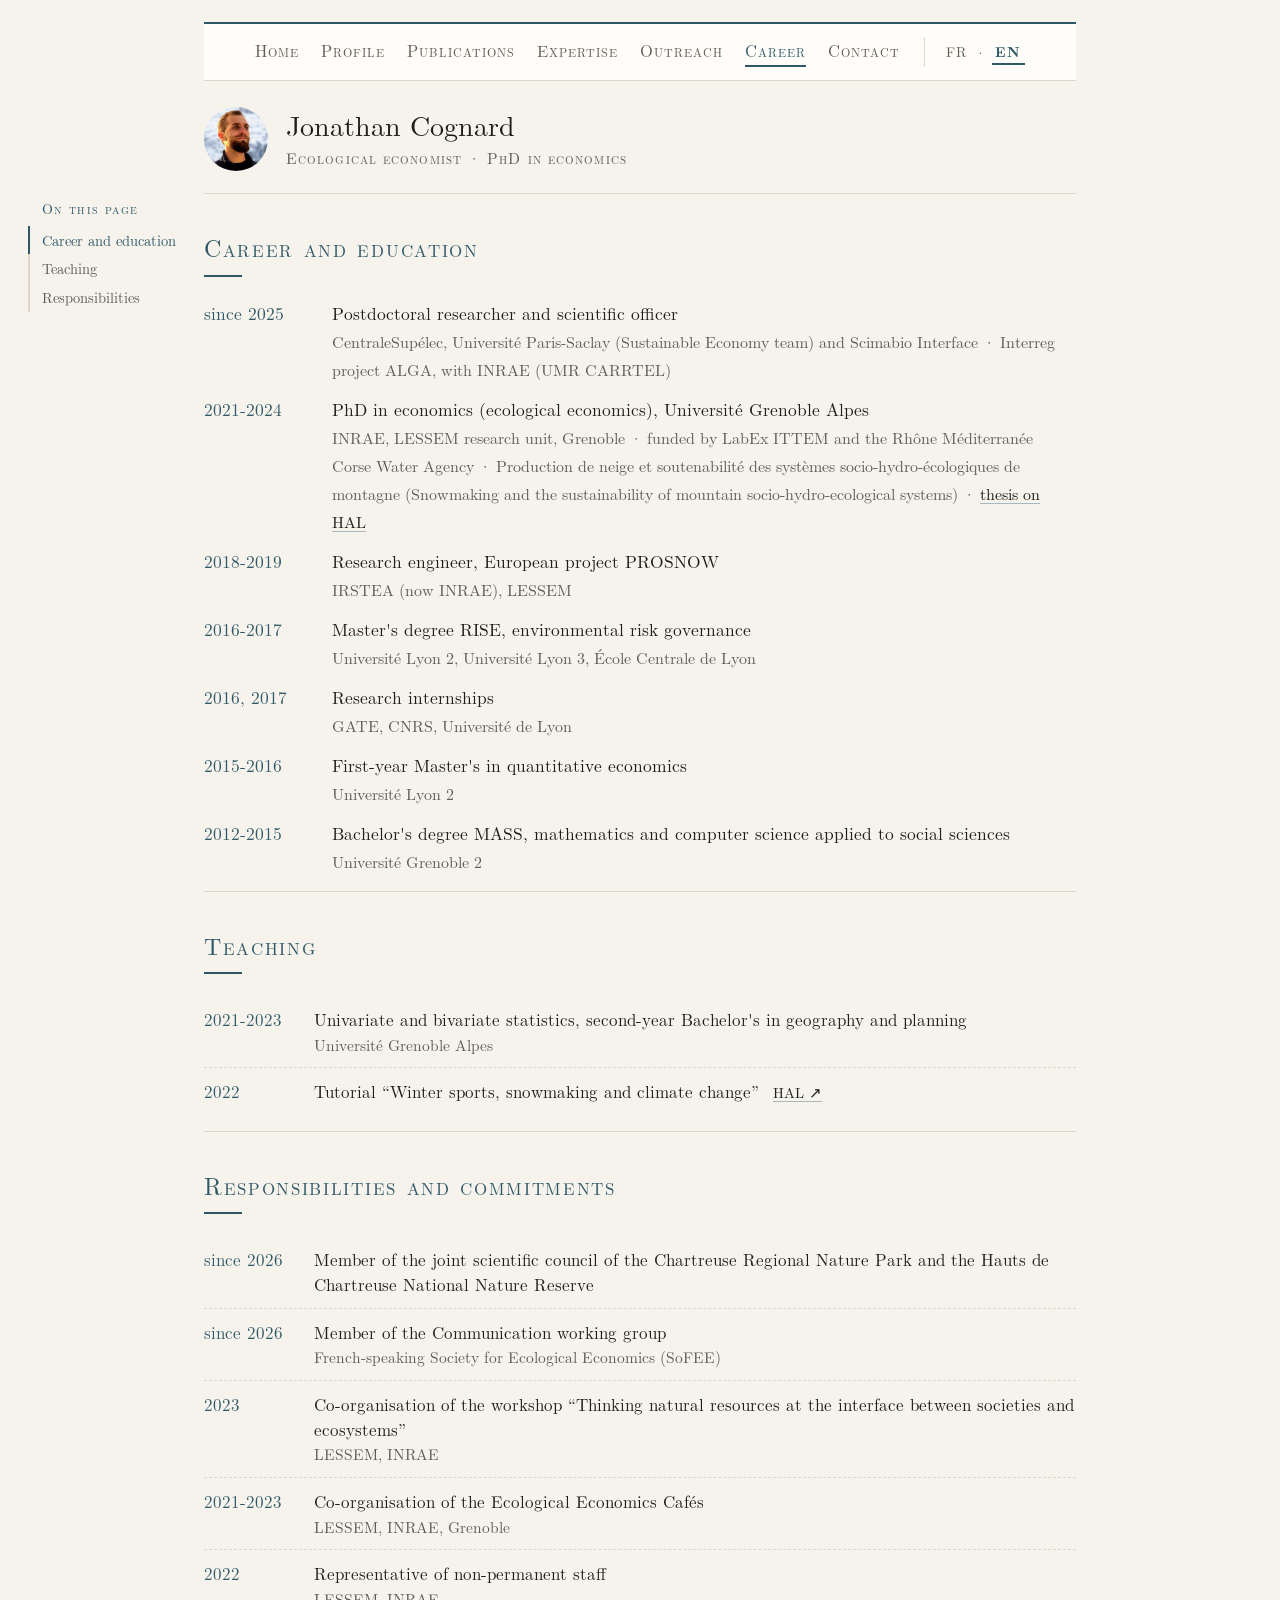
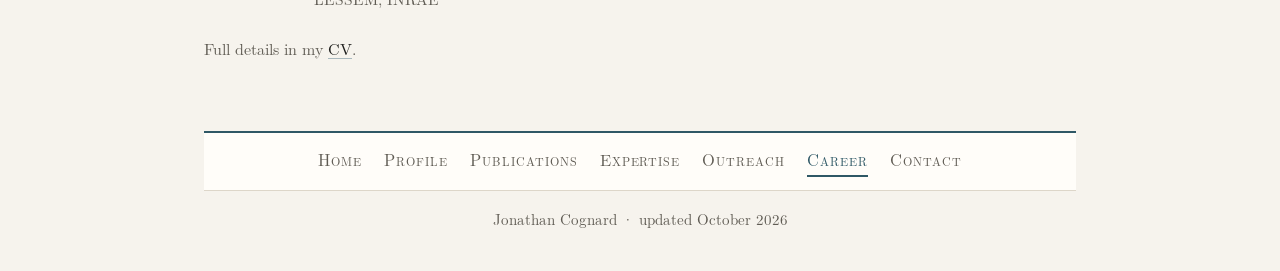
<file: en-parcours.html>
<!DOCTYPE html>
<html lang="en">
<head>
<meta charset="utf-8">
<meta name="viewport" content="width=device-width, initial-scale=1">
<title>Career, Jonathan Cognard</title>
<meta name="description" content="Career, education and teaching of Jonathan Cognard.">
<link rel="stylesheet" href="style.css">
<link rel="icon" href="favicon.ico" sizes="any">
<link rel="icon" type="image/png" href="favicon-192.png">
<link rel="apple-touch-icon" href="apple-touch-icon.png">
<link rel="alternate" hreflang="fr" href="parcours.html">
</head>
<body>
<div class="wrap">

  <nav>
    <a href="en-index.html">Home</a>
    <a href="en-profil.html">Profile</a>
    <a href="en-publications.html">Publications</a>
    <a href="en-expertise.html">Expertise</a>
    <a href="en-vulgarisation.html">Outreach</a>
    <a href="en-parcours.html" class="on">Career</a>
    <a href="en-contact.html">Contact</a>
    <div class="langsw"><a href="parcours.html" hreflang="fr" lang="fr">FR</a><span aria-hidden="true">·</span><a class="on" href="en-parcours.html">EN</a></div>
  </nav>

  <div class="banner">
    <a class="av" href="en-index.html"><img src="photo.jpg" alt="Portrait of Jonathan Cognard"></a>
    <div><a class="nm" href="en-index.html">Jonathan Cognard</a><div class="tg">Ecological economist · PhD in economics</div></div>
  </div>

  <aside class="toc" aria-label="Page outline"><div class="toc-in" role="navigation" aria-label="On this page">
      <div class="toc-t">On this page</div>
      <a href="#parcours">Career and education</a>
      <a href="#teaching">Teaching</a>
      <a href="#responsibilities-and-commitments">Responsibilities</a>
    </div><script>(function(){var t=document.currentScript.parentNode,ls=[].slice.call(t.querySelectorAll('a'));
function up(){var R=t.closest('.page')||document;var ts=ls.map(function(a){return R.querySelector('[id="'+a.getAttribute('href').slice(1)+'"]')});var y=window.innerHeight*0.3,k=0,b=-1e9;ts.forEach(function(e,i){if(!e)return;var r=e.getBoundingClientRect().top;if(r<y&&r>b+2){b=r;k=i}});
ls.forEach(function(a,i){a.classList.toggle('act',i===k)})}window.addEventListener('scroll',up,{passive:true});window.addEventListener('load',up);up();})();</script></aside>
    <section id="parcours">
    <h2>Career and education</h2>
    <div class="cv">
      <span class="y">since 2025</span><span>Postdoctoral researcher and scientific officer<br><span class="small">CentraleSupélec, Université Paris-Saclay (Sustainable Economy team) and Scimabio Interface · Interreg project ALGA, with INRAE (UMR CARRTEL)</span></span>
      <span class="y">2021-2024</span><span>PhD in economics (ecological economics), Université Grenoble Alpes<br><span class="small">INRAE, LESSEM research unit, Grenoble · funded by LabEx ITTEM and the Rhône Méditerranée Corse Water Agency · Production de neige et soutenabilité des systèmes socio-hydro-écologiques de montagne (Snowmaking and the sustainability of mountain socio-hydro-ecological systems) · <a href="https://theses.hal.science/tel-04952415" target="_blank" rel="noopener">thesis on HAL</a></span></span>
      <span class="y">2018-2019</span><span>Research engineer, European project PROSNOW<br><span class="small">IRSTEA (now INRAE), LESSEM</span></span>
      <span class="y">2016-2017</span><span>Master's degree RISE, environmental risk governance<br><span class="small">Université Lyon 2, Université Lyon 3, École Centrale de Lyon</span></span>
      <span class="y">2016, 2017</span><span>Research internships<br><span class="small">GATE, CNRS, Université de Lyon</span></span>
      <span class="y">2015-2016</span><span>First-year Master's in quantitative economics<br><span class="small">Université Lyon 2</span></span>
      <span class="y">2012-2015</span><span>Bachelor's degree MASS, mathematics and computer science applied to social sciences<br><span class="small">Université Grenoble 2</span></span>
    </div>
  </section>

  <section id="teaching">
    <h2>Teaching</h2>
    <ul class="clist">
      <li><span class="y">2021-2023</span><div>Univariate and bivariate statistics, second-year Bachelor's in geography and planning<br><span class="w">Université Grenoble Alpes</span></div></li>
      <li><span class="y">2022</span><div>Tutorial “Winter sports, snowmaking and climate change” <a class="go" href="https://hal.inrae.fr/hal-03653816v1/document" target="_blank" rel="noopener">HAL ↗</a></div></li>
    </ul>
  </section>

  <section id="responsibilities-and-commitments">
    <h2>Responsibilities and commitments</h2>
    <ul class="clist">
      <li><span class="y">since 2026</span><div>Member of the joint scientific council of the Chartreuse Regional Nature Park and the Hauts de Chartreuse National Nature Reserve</div></li>
      <li><span class="y">since 2026</span><div>Member of the Communication working group<br><span class="w">French-speaking Society for Ecological Economics (SoFEE)</span></div></li>
      <li><span class="y">2023</span><div>Co-organisation of the workshop “Thinking natural resources at the interface between societies and ecosystems”<br><span class="w">LESSEM, INRAE</span></div></li>
      <li><span class="y">2021-2023</span><div>Co-organisation of the Ecological Economics Cafés<br><span class="w">LESSEM, INRAE, Grenoble</span></div></li>
      <li><span class="y">2022</span><div>Representative of non-permanent staff<br><span class="w">LESSEM, INRAE</span></div></li>
    </ul>
    <p class="small" style="margin-top:14px">Full details in my <a href="cv.pdf" target="_blank" rel="noopener">CV</a>.</p>
  </section>


  <nav class="bottom">
    <a href="en-index.html">Home</a>
    <a href="en-profil.html">Profile</a>
    <a href="en-publications.html">Publications</a>
    <a href="en-expertise.html">Expertise</a>
    <a href="en-vulgarisation.html">Outreach</a>
    <a href="en-parcours.html" class="on">Career</a>
    <a href="en-contact.html">Contact</a>
  </nav>

  <footer>Jonathan Cognard · updated October 2026</footer>
</div>
</body>
</html>
</file>
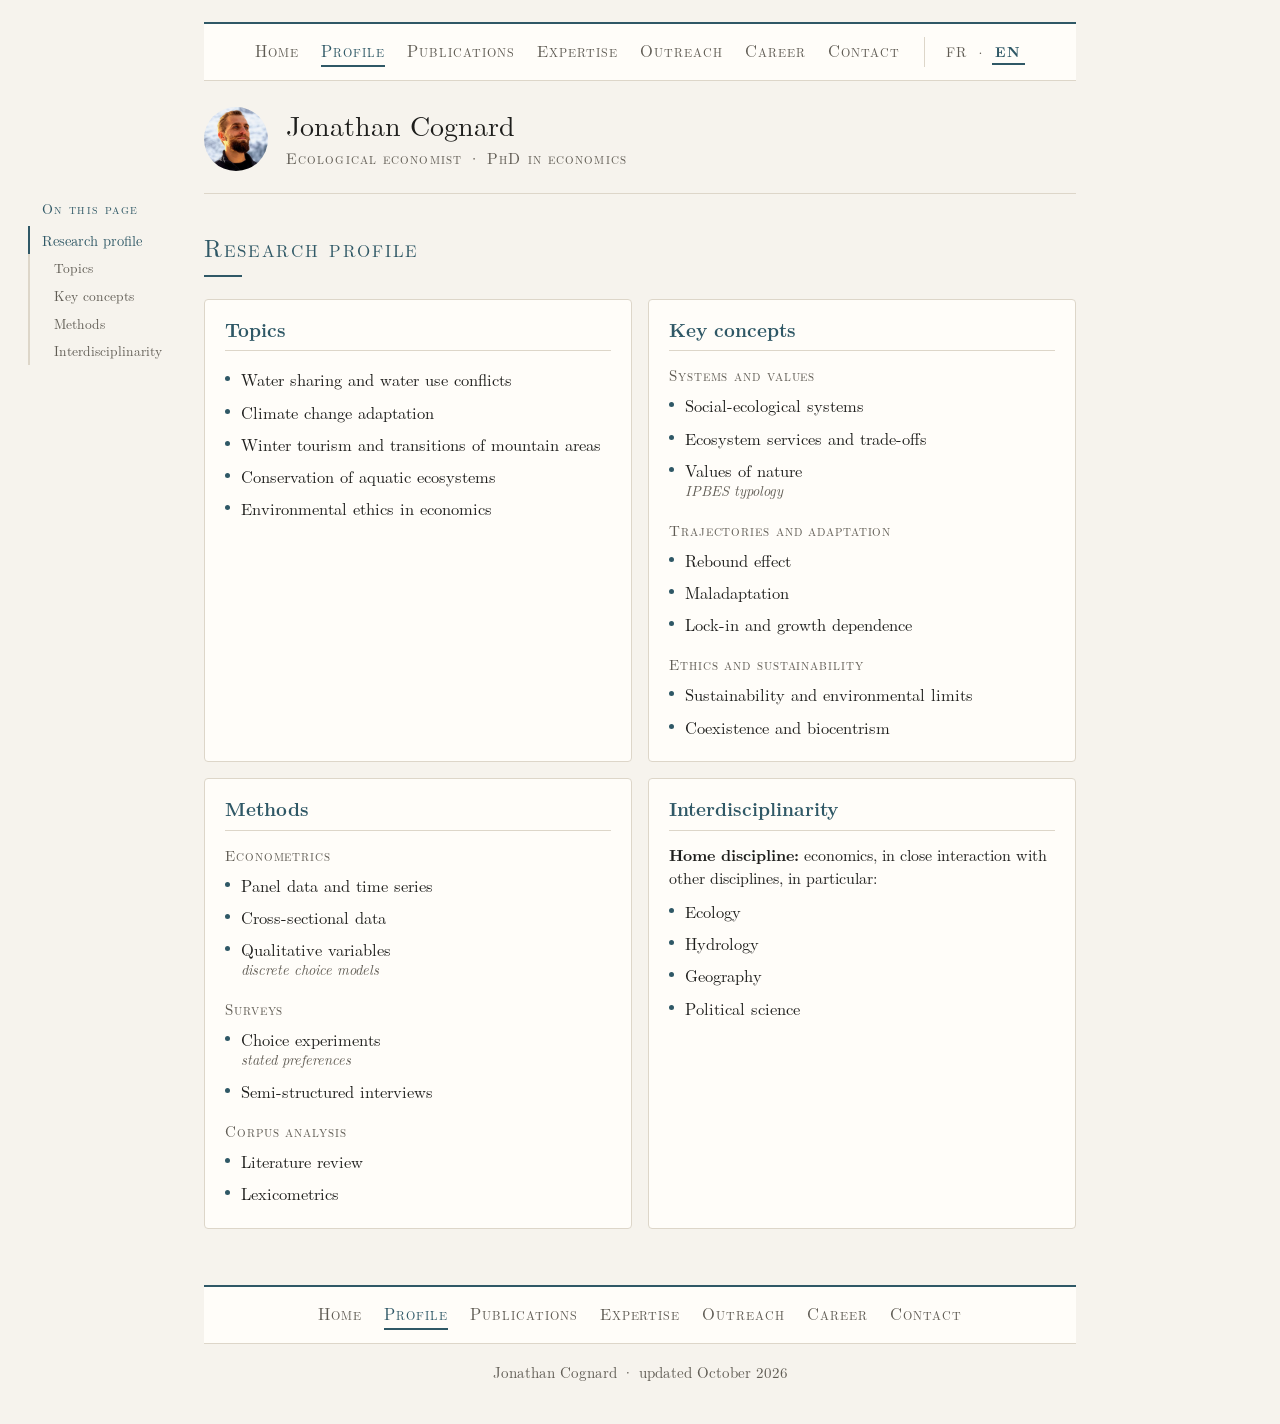
<file: en-profil.html>
<!DOCTYPE html>
<html lang="en">
<head>
<meta charset="utf-8">
<meta name="viewport" content="width=device-width, initial-scale=1">
<title>Profile, Jonathan Cognard</title>
<meta name="description" content="Research profile of Jonathan Cognard: topics, concepts, methods and interdisciplinarity.">
<link rel="stylesheet" href="style.css">
<link rel="icon" href="favicon.ico" sizes="any">
<link rel="icon" type="image/png" href="favicon-192.png">
<link rel="apple-touch-icon" href="apple-touch-icon.png">
<link rel="alternate" hreflang="fr" href="profil.html">
</head>
<body>
<div class="wrap">

  <nav>
    <a href="en-index.html">Home</a>
    <a href="en-profil.html" class="on">Profile</a>
    <a href="en-publications.html">Publications</a>
    <a href="en-expertise.html">Expertise</a>
    <a href="en-vulgarisation.html">Outreach</a>
    <a href="en-parcours.html">Career</a>
    <a href="en-contact.html">Contact</a>
    <div class="langsw"><a href="profil.html" hreflang="fr" lang="fr">FR</a><span aria-hidden="true">·</span><a class="on" href="en-profil.html">EN</a></div>
  </nav>

  <div class="banner">
    <a class="av" href="en-index.html"><img src="photo.jpg" alt="Portrait of Jonathan Cognard"></a>
    <div><a class="nm" href="en-index.html">Jonathan Cognard</a><div class="tg">Ecological economist · PhD in economics</div></div>
  </div>

  <aside class="toc" aria-label="Page outline"><div class="toc-in" role="navigation" aria-label="On this page">
      <div class="toc-t">On this page</div>
      <a href="#profil">Research profile</a>
      <a href="#topics" class="sub">Topics</a>
      <a href="#key-concepts" class="sub">Key concepts</a>
      <a href="#methods" class="sub">Methods</a>
      <a href="#interdisciplinarity" class="sub">Interdisciplinarity</a>
    </div><script>(function(){var t=document.currentScript.parentNode,ls=[].slice.call(t.querySelectorAll('a'));
function up(){var R=t.closest('.page')||document;var ts=ls.map(function(a){return R.querySelector('[id="'+a.getAttribute('href').slice(1)+'"]')});var y=window.innerHeight*0.3,k=0,b=-1e9;ts.forEach(function(e,i){if(!e)return;var r=e.getBoundingClientRect().top;if(r<y&&r>b+2){b=r;k=i}});
ls.forEach(function(a,i){a.classList.toggle('act',i===k)})}window.addEventListener('scroll',up,{passive:true});window.addEventListener('load',up);up();})();</script></aside>
    <section id="profil">
    <h2>Research profile</h2>
    <div class="matrix">
      <div id="topics" class="mcol">
        <h4>Topics</h4>
        <ul>
          <li>Water sharing and water use conflicts</li>
          <li>Climate change adaptation</li>
          <li>Winter tourism and transitions of mountain areas</li>
          <li>Conservation of aquatic ecosystems</li>
          <li>Environmental ethics in economics</li>
        </ul>
      </div>
      <div id="key-concepts" class="mcol">
        <h4>Key concepts</h4>
        <div class="sub">Systems and values</div>
        <ul>
          <li>Social-ecological systems</li>
          <li>Ecosystem services and trade-offs</li>
          <li>Values of nature<small>IPBES typology</small></li>
        </ul>
        <div class="sub">Trajectories and adaptation</div>
        <ul>
          <li>Rebound effect</li>
          <li>Maladaptation</li>
          <li>Lock-in and growth dependence</li>
        </ul>
        <div class="sub">Ethics and sustainability</div>
        <ul>
          <li>Sustainability and environmental limits</li>
          <li>Coexistence and biocentrism</li>
        </ul>
      </div>
      <div id="methods" class="mcol">
        <h4>Methods</h4>
        <div class="sub">Econometrics</div>
        <ul>
          <li>Panel data and time series</li>
          <li>Cross-sectional data</li>
          <li>Qualitative variables<small>discrete choice models</small></li>
        </ul>
        <div class="sub">Surveys</div>
        <ul>
          <li>Choice experiments<small>stated preferences</small></li>
          <li>Semi-structured interviews</li>
        </ul>
        <div class="sub">Corpus analysis</div>
        <ul>
          <li>Literature review</li>
          <li>Lexicometrics</li>
        </ul>
      </div>
      <div id="interdisciplinarity" class="mcol">
        <h4>Interdisciplinarity</h4>
        <p class="intro-k"><b>Home discipline:</b> economics, in close interaction with other disciplines, in particular:</p>
        <ul>
          <li>Ecology</li>
          <li>Hydrology</li>
          <li>Geography</li>
          <li>Political science</li>
        </ul>
      </div>
    </div>
  </section>


  <nav class="bottom">
    <a href="en-index.html">Home</a>
    <a href="en-profil.html" class="on">Profile</a>
    <a href="en-publications.html">Publications</a>
    <a href="en-expertise.html">Expertise</a>
    <a href="en-vulgarisation.html">Outreach</a>
    <a href="en-parcours.html">Career</a>
    <a href="en-contact.html">Contact</a>
  </nav>

  <footer>Jonathan Cognard · updated October 2026</footer>
</div>
</body>
</html>
</file>
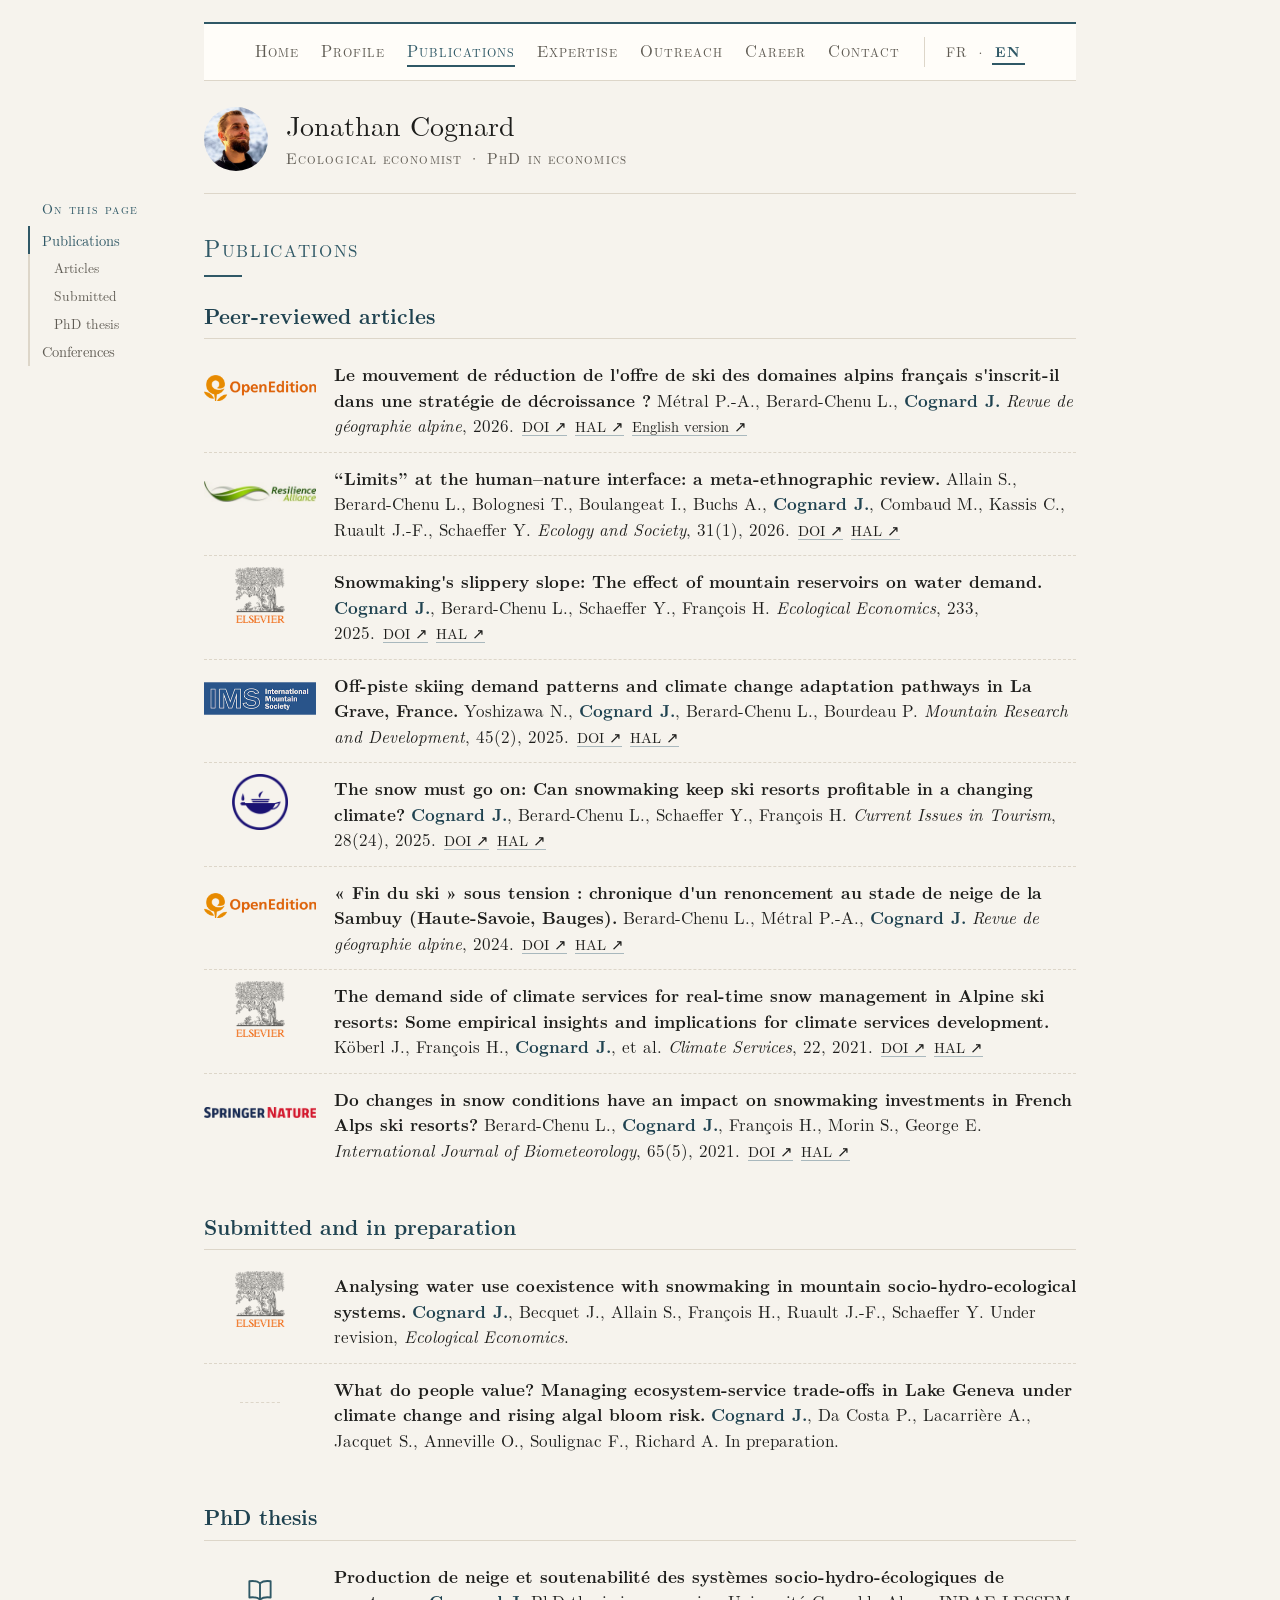
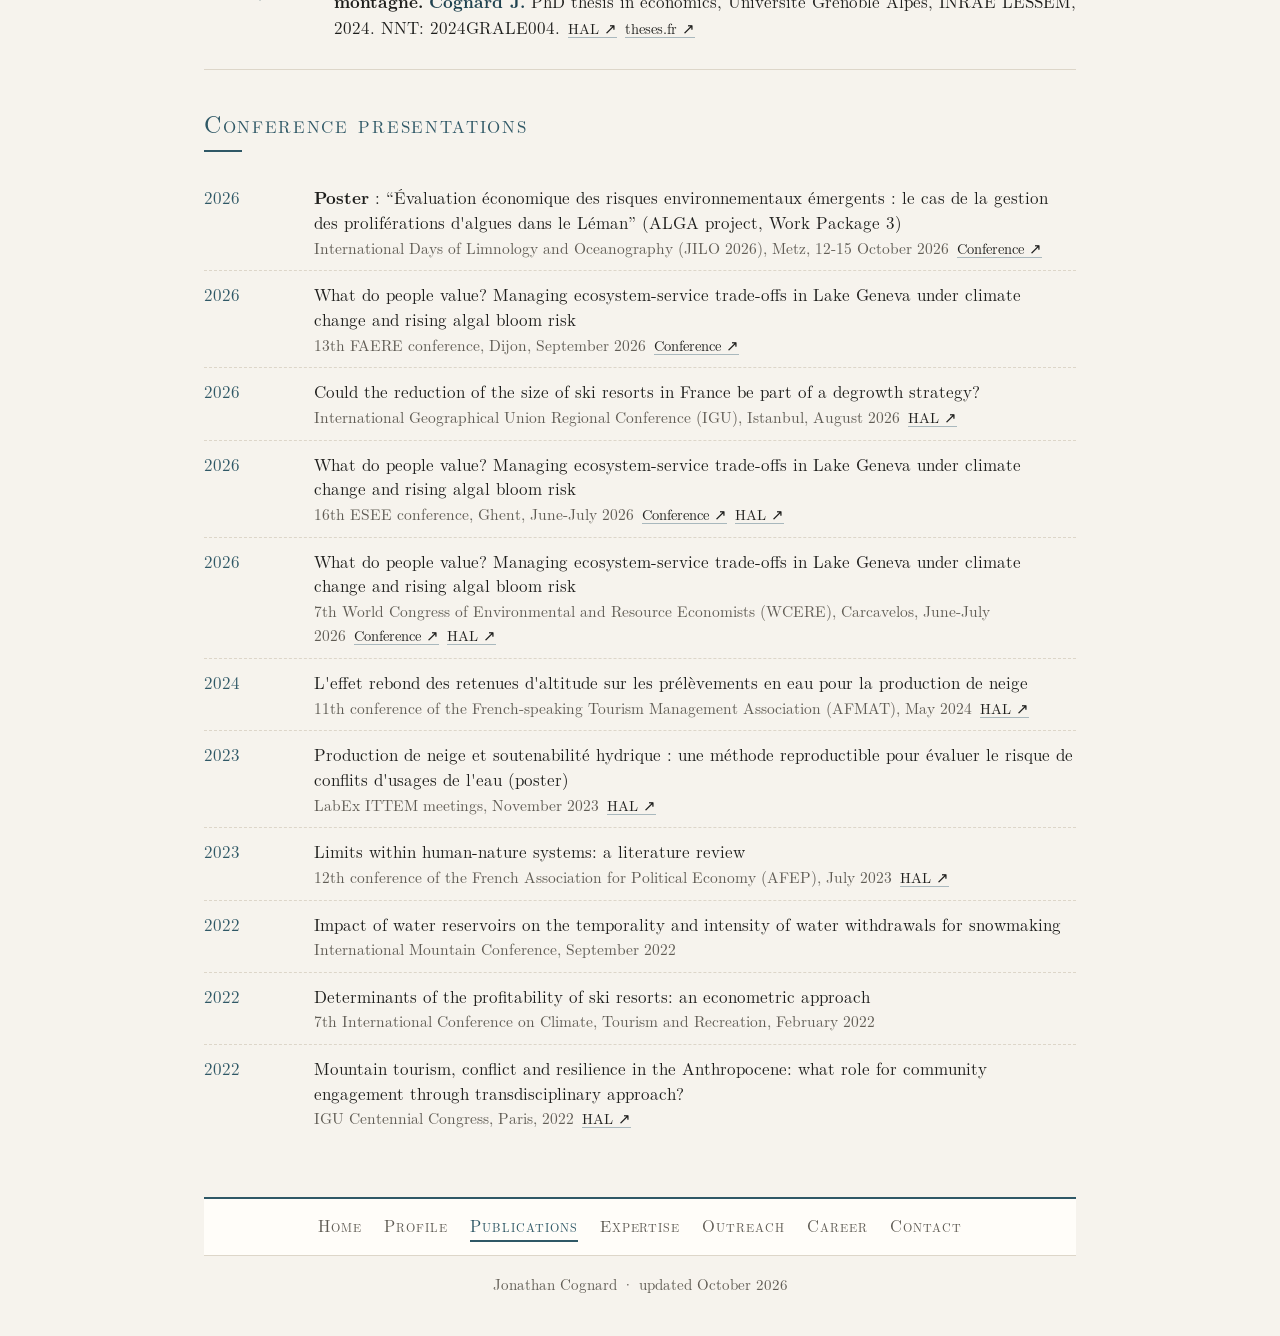
<file: en-publications.html>
<!DOCTYPE html>
<html lang="en">
<head>
<meta charset="utf-8">
<meta name="viewport" content="width=device-width, initial-scale=1">
<title>Publications, Jonathan Cognard</title>
<meta name="description" content="Publications and conference presentations of Jonathan Cognard.">
<link rel="stylesheet" href="style.css">
<link rel="icon" href="favicon.ico" sizes="any">
<link rel="icon" type="image/png" href="favicon-192.png">
<link rel="apple-touch-icon" href="apple-touch-icon.png">
<link rel="alternate" hreflang="fr" href="publications.html">
</head>
<body>
<div class="wrap">

  <nav>
    <a href="en-index.html">Home</a>
    <a href="en-profil.html">Profile</a>
    <a href="en-publications.html" class="on">Publications</a>
    <a href="en-expertise.html">Expertise</a>
    <a href="en-vulgarisation.html">Outreach</a>
    <a href="en-parcours.html">Career</a>
    <a href="en-contact.html">Contact</a>
    <div class="langsw"><a href="publications.html" hreflang="fr" lang="fr">FR</a><span aria-hidden="true">·</span><a class="on" href="en-publications.html">EN</a></div>
  </nav>

  <div class="banner">
    <a class="av" href="en-index.html"><img src="photo.jpg" alt="Portrait of Jonathan Cognard"></a>
    <div><a class="nm" href="en-index.html">Jonathan Cognard</a><div class="tg">Ecological economist · PhD in economics</div></div>
  </div>

  <aside class="toc" aria-label="Page outline"><div class="toc-in" role="navigation" aria-label="On this page">
      <div class="toc-t">On this page</div>
      <a href="#publications">Publications</a>
      <a href="#peer-reviewed-articles" class="sub">Articles</a>
      <a href="#submitted-and-in-preparation" class="sub">Submitted</a>
      <a href="#phd-thesis" class="sub">PhD thesis</a>
      <a href="#communications">Conferences</a>
    </div><script>(function(){var t=document.currentScript.parentNode,ls=[].slice.call(t.querySelectorAll('a'));
function up(){var R=t.closest('.page')||document;var ts=ls.map(function(a){return R.querySelector('[id="'+a.getAttribute('href').slice(1)+'"]')});var y=window.innerHeight*0.3,k=0,b=-1e9;ts.forEach(function(e,i){if(!e)return;var r=e.getBoundingClientRect().top;if(r<y&&r>b+2){b=r;k=i}});
ls.forEach(function(a,i){a.classList.toggle('act',i===k)})}window.addEventListener('scroll',up,{passive:true});window.addEventListener('load',up);up();})();</script></aside>
    <section id="publications">
    <h2>Publications</h2>
    <h3 id="peer-reviewed-articles" style="margin-top:0">Peer-reviewed articles</h3>
    <ul class="pubs">
      <li><span class="pl" title="OpenEdition Journals"><img src="logo-ed-openedition.png" alt="OpenEdition Journals"></span><div><span class="t">Le mouvement de réduction de l'offre de ski des domaines alpins français s'inscrit-il dans une stratégie de décroissance ?</span> Métral P.-A., Berard-Chenu L., <b class="me">Cognard J.</b> <span class="src"><i>Revue de géographie alpine</i>, 2026.</span><a class="go" href="https://doi.org/10.4000/165gg" target="_blank" rel="noopener">DOI ↗</a><a class="go" href="https://hal.science/hal-05607159" target="_blank" rel="noopener">HAL ↗</a><a class="go" href="https://doi.org/10.4000/165gi" target="_blank" rel="noopener">English version ↗</a></div></li>
      <li><span class="pl" title="Resilience Alliance"><img src="logo-ed-ra.png" alt="Resilience Alliance"></span><div><span class="t">“Limits” at the human–nature interface: a meta-ethnographic review.</span> Allain S., Berard-Chenu L., Bolognesi T., Boulangeat I., Buchs A., <b class="me">Cognard J.</b>, Combaud M., Kassis C., Ruault J.-F., Schaeffer Y. <span class="src"><i>Ecology and Society</i>, 31(1), 2026.</span><a class="go" href="https://doi.org/10.5751/ES-16991-310121" target="_blank" rel="noopener">DOI ↗</a><a class="go" href="https://hal.science/hal-05515700" target="_blank" rel="noopener">HAL ↗</a></div></li>
      <li><span class="pl" title="Elsevier"><img src="logo-ed-elsevier.png" alt="Elsevier" class="tall"></span><div><span class="t">Snowmaking's slippery slope: The effect of mountain reservoirs on water demand.</span> <b class="me">Cognard J.</b>, Berard-Chenu L., Schaeffer Y., François H. <span class="src"><i>Ecological Economics</i>, 233, 2025.</span><a class="go" href="https://doi.org/10.1016/j.ecolecon.2025.108586" target="_blank" rel="noopener">DOI ↗</a><a class="go" href="https://hal.science/hal-04998301" target="_blank" rel="noopener">HAL ↗</a></div></li>
      <li><span class="pl" title="International Mountain Society"><img src="logo-ed-ims.png" alt="International Mountain Society"></span><div><span class="t">Off-piste skiing demand patterns and climate change adaptation pathways in La Grave, France.</span> Yoshizawa N., <b class="me">Cognard J.</b>, Berard-Chenu L., Bourdeau P. <span class="src"><i>Mountain Research and Development</i>, 45(2), 2025.</span><a class="go" href="https://doi.org/10.1659/mrd.2023.00032" target="_blank" rel="noopener">DOI ↗</a><a class="go" href="https://hal.science/hal-05009425" target="_blank" rel="noopener">HAL ↗</a></div></li>
      <li><span class="pl" title="Taylor &amp; Francis"><img src="logo-ed-tf.png" alt="Taylor &amp; Francis" class="tall"></span><div><span class="t">The snow must go on: Can snowmaking keep ski resorts profitable in a changing climate?</span> <b class="me">Cognard J.</b>, Berard-Chenu L., Schaeffer Y., François H. <span class="src"><i>Current Issues in Tourism</i>, 28(24), 2025.</span><a class="go" href="https://doi.org/10.1080/13683500.2024.2409862" target="_blank" rel="noopener">DOI ↗</a><a class="go" href="https://hal.science/hal-04746652" target="_blank" rel="noopener">HAL ↗</a></div></li>
      <li><span class="pl" title="OpenEdition Journals"><img src="logo-ed-openedition.png" alt="OpenEdition Journals"></span><div><span class="t">« Fin du ski » sous tension : chronique d'un renoncement au stade de neige de la Sambuy (Haute-Savoie, Bauges).</span> Berard-Chenu L., Métral P.-A., <b class="me">Cognard J.</b> <span class="src"><i>Revue de géographie alpine</i>, 2024.</span><a class="go" href="https://doi.org/10.4000/11va5" target="_blank" rel="noopener">DOI ↗</a><a class="go" href="https://hal.science/hal-04622193" target="_blank" rel="noopener">HAL ↗</a></div></li>
      <li><span class="pl" title="Elsevier"><img src="logo-ed-elsevier.png" alt="Elsevier" class="tall"></span><div><span class="t">The demand side of climate services for real-time snow management in Alpine ski resorts: Some empirical insights and implications for climate services development.</span> Köberl J., François H., <b class="me">Cognard J.</b>, et al. <span class="src"><i>Climate Services</i>, 22, 2021.</span><a class="go" href="https://doi.org/10.1016/j.cliser.2021.100238" target="_blank" rel="noopener">DOI ↗</a><a class="go" href="https://hal.science/hal-04051702" target="_blank" rel="noopener">HAL ↗</a></div></li>
      <li><span class="pl" title="Springer Nature"><img src="logo-ed-springer.png" alt="Springer Nature"></span><div><span class="t">Do changes in snow conditions have an impact on snowmaking investments in French Alps ski resorts?</span> Berard-Chenu L., <b class="me">Cognard J.</b>, François H., Morin S., George E. <span class="src"><i>International Journal of Biometeorology</i>, 65(5), 2021.</span><a class="go" href="https://doi.org/10.1007/s00484-020-01933-w" target="_blank" rel="noopener">DOI ↗</a><a class="go" href="https://hal.science/hal-02638122" target="_blank" rel="noopener">HAL ↗</a></div></li>
    </ul>
    <h3 id="submitted-and-in-preparation">Submitted and in preparation</h3>
    <ul class="pubs">
      <li><span class="pl" title="Elsevier"><img src="logo-ed-elsevier.png" alt="Elsevier" class="tall"></span><div><span class="t">Analysing water use coexistence with snowmaking in mountain socio-hydro-ecological systems.</span> <b class="me">Cognard J.</b>, Becquet J., Allain S., François H., Ruault J.-F., Schaeffer Y. <span class="src">Under revision, <i>Ecological Economics</i>.</span></div></li>
      <li><span class="pl blank"></span><div><span class="t">What do people value? Managing ecosystem-service trade-offs in Lake Geneva under climate change and rising algal bloom risk.</span> <b class="me">Cognard J.</b>, Da Costa P., Lacarrière A., Jacquet S., Anneville O., Soulignac F., Richard A. <span class="src">In preparation.</span></div></li>
    </ul>
    <h3 id="phd-thesis">PhD thesis</h3>
    <ul class="pubs">
      <li><span class="pl"><svg viewBox="0 0 24 24" width="26" height="26"><path d="M12 6.5C10 5 7 4.5 3.5 5v13c3.5-.5 6.5 0 8.5 1.5 2-1.5 5-2 8.5-1.5V5C17 4.5 14 5 12 6.5zM12 6.5v13" fill="none" stroke="#2f5866" stroke-width="1.5" stroke-linecap="round" stroke-linejoin="round"/></svg></span><div><span class="t">Production de neige et soutenabilité des systèmes socio-hydro-écologiques de montagne.</span> <b class="me">Cognard J.</b> <span class="src">PhD thesis in economics, Université Grenoble Alpes, INRAE LESSEM, 2024. NNT: 2024GRALE004.</span><a class="go" href="https://theses.hal.science/tel-04952415" target="_blank" rel="noopener">HAL ↗</a><a class="go" href="https://theses.fr/2024GRALE004" target="_blank" rel="noopener">theses.fr ↗</a></div></li>
    </ul>
  </section>

    <section id="communications">
    <h2>Conference presentations</h2>
    <ul class="clist">
      <li><span class="y">2026</span><div><b>Poster</b> : “Évaluation économique des risques environnementaux émergents : le cas de la gestion des proliférations d'algues dans le Léman” (ALGA project, Work Package 3)<br><span class="w">International Days of Limnology and Oceanography (JILO 2026), Metz, 12-15 October 2026</span><a class="go" href="https://jilo-2026.sciencesconf.org/" target="_blank" rel="noopener">Conference ↗</a></div></li>
      <li><span class="y">2026</span><div>What do people value? Managing ecosystem-service trade-offs in Lake Geneva under climate change and rising algal bloom risk<br><span class="w">13th FAERE conference, Dijon, September 2026</span><a class="go" href="https://faere.fr/en/faere-conference-2026/" target="_blank" rel="noopener">Conference ↗</a></div></li>
      <li><span class="y">2026</span><div>Could the reduction of the size of ski resorts in France be part of a degrowth strategy?<br><span class="w">International Geographical Union Regional Conference (IGU), Istanbul, August 2026</span><a class="go" href="https://hal.science/hal-05760352" target="_blank" rel="noopener">HAL ↗</a></div></li>
      <li><span class="y">2026</span><div>What do people value? Managing ecosystem-service trade-offs in Lake Geneva under climate change and rising algal bloom risk<br><span class="w">16th ESEE conference, Ghent, June-July 2026</span><a class="go" href="https://esee2026ghent.be/" target="_blank" rel="noopener">Conference ↗</a><a class="go" href="https://hal.science/hal-05693973" target="_blank" rel="noopener">HAL ↗</a></div></li>
      <li><span class="y">2026</span><div>What do people value? Managing ecosystem-service trade-offs in Lake Geneva under climate change and rising algal bloom risk<br><span class="w">7th World Congress of Environmental and Resource Economists (WCERE), Carcavelos, June-July 2026</span><a class="go" href="https://wcere2026.org/" target="_blank" rel="noopener">Conference ↗</a><a class="go" href="https://hal.science/hal-05694025" target="_blank" rel="noopener">HAL ↗</a></div></li>
      <li><span class="y">2024</span><div>L'effet rebond des retenues d'altitude sur les prélèvements en eau pour la production de neige<br><span class="w">11th conference of the French-speaking Tourism Management Association (AFMAT), May 2024</span><a class="go" href="https://hal.science/hal-05760465" target="_blank" rel="noopener">HAL ↗</a></div></li>
      <li><span class="y">2023</span><div>Production de neige et soutenabilité hydrique : une méthode reproductible pour évaluer le risque de conflits d'usages de l'eau (poster)<br><span class="w">LabEx ITTEM meetings, November 2023</span><a class="go" href="https://shs.hal.science/halshs-05413974" target="_blank" rel="noopener">HAL ↗</a></div></li>
      <li><span class="y">2023</span><div>Limits within human-nature systems: a literature review<br><span class="w">12th conference of the French Association for Political Economy (AFEP), July 2023</span><a class="go" href="https://shs.hal.science/halshs-04241329" target="_blank" rel="noopener">HAL ↗</a></div></li>
      <li><span class="y">2022</span><div>Impact of water reservoirs on the temporality and intensity of water withdrawals for snowmaking<br><span class="w">International Mountain Conference, September 2022</span></div></li>
      <li><span class="y">2022</span><div>Determinants of the profitability of ski resorts: an econometric approach<br><span class="w">7th International Conference on Climate, Tourism and Recreation, February 2022</span></div></li>
      <li><span class="y">2022</span><div>Mountain tourism, conflict and resilience in the Anthropocene: what role for community engagement through transdisciplinary approach?<br><span class="w">IGU Centennial Congress, Paris, 2022</span><a class="go" href="https://hal.science/hal-03930541" target="_blank" rel="noopener">HAL ↗</a></div></li>
    </ul>
  </section>


  <nav class="bottom">
    <a href="en-index.html">Home</a>
    <a href="en-profil.html">Profile</a>
    <a href="en-publications.html" class="on">Publications</a>
    <a href="en-expertise.html">Expertise</a>
    <a href="en-vulgarisation.html">Outreach</a>
    <a href="en-parcours.html">Career</a>
    <a href="en-contact.html">Contact</a>
  </nav>

  <footer>Jonathan Cognard · updated October 2026</footer>
</div>
</body>
</html>
</file>
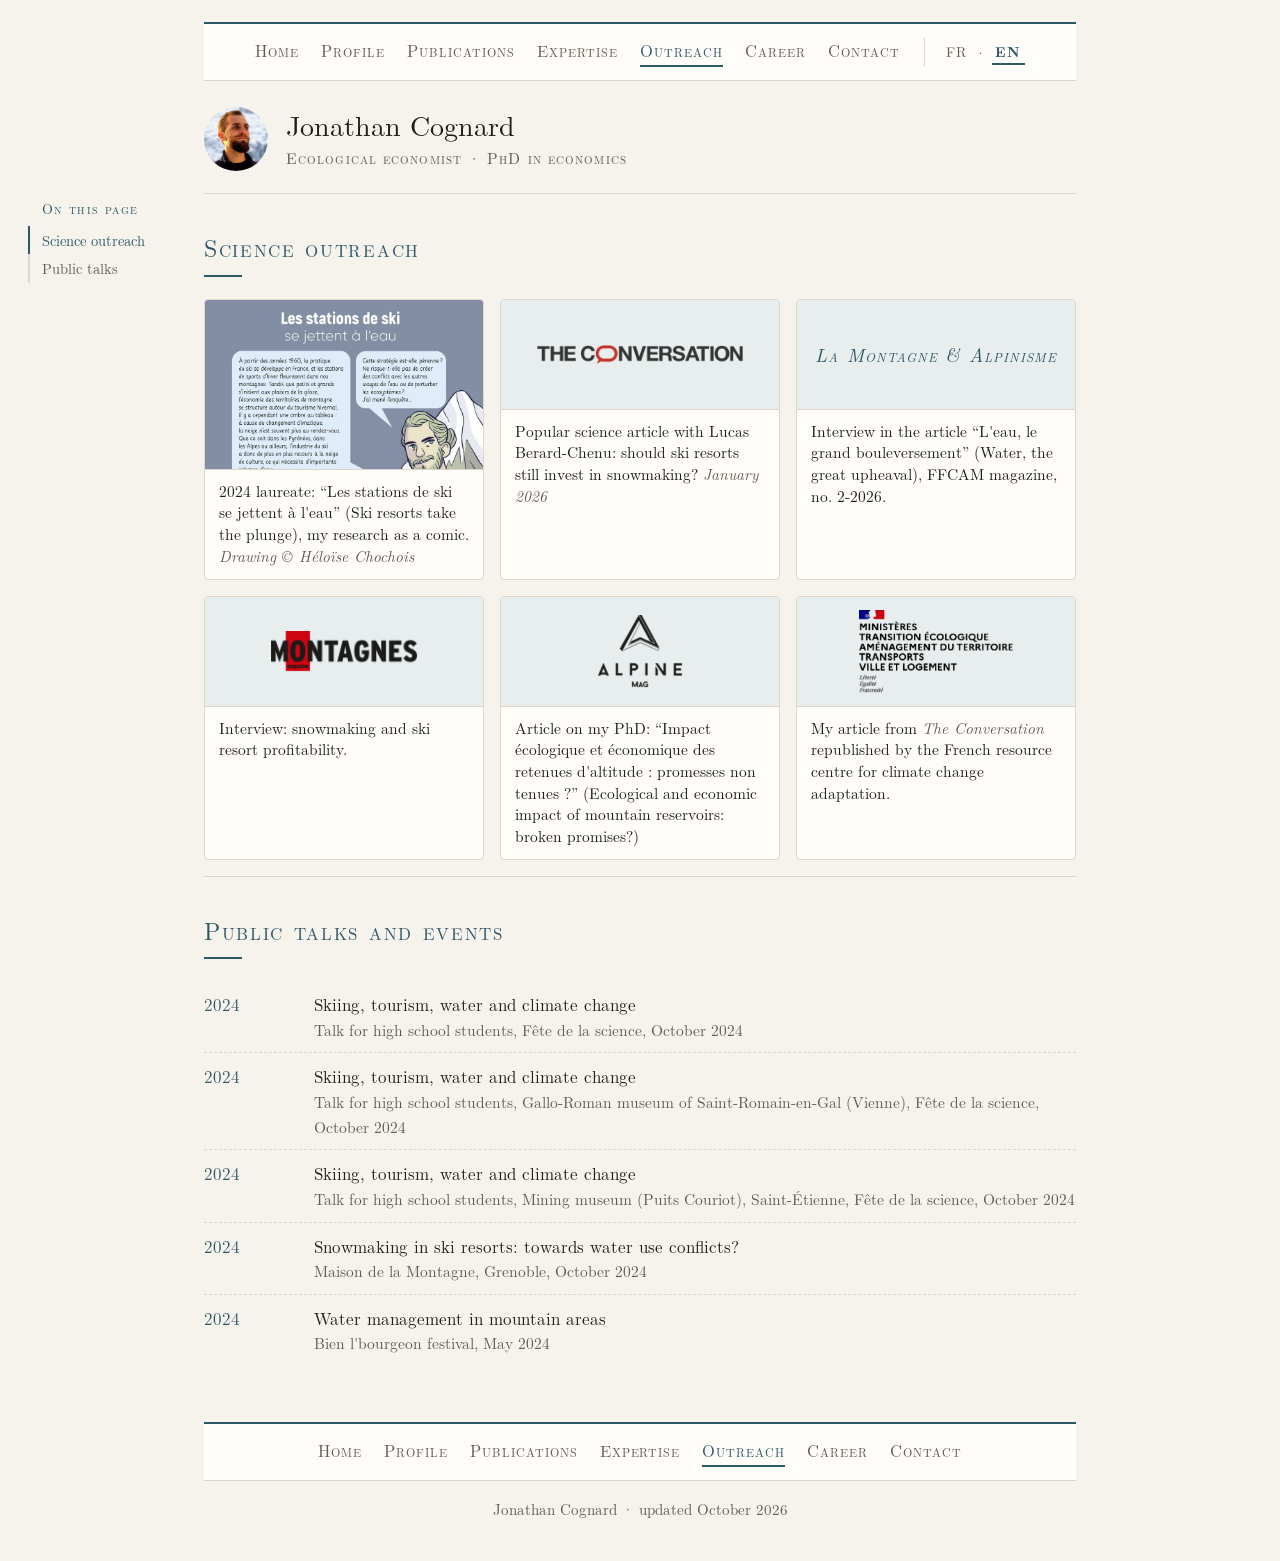
<file: en-vulgarisation.html>
<!DOCTYPE html>
<html lang="en">
<head>
<meta charset="utf-8">
<meta name="viewport" content="width=device-width, initial-scale=1">
<title>Outreach, Jonathan Cognard</title>
<meta name="description" content="Comic, articles, interviews and public talks by Jonathan Cognard.">
<link rel="stylesheet" href="style.css">
<link rel="icon" href="favicon.ico" sizes="any">
<link rel="icon" type="image/png" href="favicon-192.png">
<link rel="apple-touch-icon" href="apple-touch-icon.png">
<link rel="alternate" hreflang="fr" href="vulgarisation.html">
</head>
<body>
<div class="wrap">

  <nav>
    <a href="en-index.html">Home</a>
    <a href="en-profil.html">Profile</a>
    <a href="en-publications.html">Publications</a>
    <a href="en-expertise.html">Expertise</a>
    <a href="en-vulgarisation.html" class="on">Outreach</a>
    <a href="en-parcours.html">Career</a>
    <a href="en-contact.html">Contact</a>
    <div class="langsw"><a href="vulgarisation.html" hreflang="fr" lang="fr">FR</a><span aria-hidden="true">·</span><a class="on" href="en-vulgarisation.html">EN</a></div>
  </nav>

  <div class="banner">
    <a class="av" href="en-index.html"><img src="photo.jpg" alt="Portrait of Jonathan Cognard"></a>
    <div><a class="nm" href="en-index.html">Jonathan Cognard</a><div class="tg">Ecological economist · PhD in economics</div></div>
  </div>

  <aside class="toc" aria-label="Page outline"><div class="toc-in" role="navigation" aria-label="On this page">
      <div class="toc-t">On this page</div>
      <a href="#vulgarisation">Science outreach</a>
      <a href="#public-talks-and-events">Public talks</a>
    </div><script>(function(){var t=document.currentScript.parentNode,ls=[].slice.call(t.querySelectorAll('a'));
function up(){var R=t.closest('.page')||document;var ts=ls.map(function(a){return R.querySelector('[id="'+a.getAttribute('href').slice(1)+'"]')});var y=window.innerHeight*0.3,k=0,b=-1e9;ts.forEach(function(e,i){if(!e)return;var r=e.getBoundingClientRect().top;if(r<y&&r>b+2){b=r;k=i}});
ls.forEach(function(a,i){a.classList.toggle('act',i===k)})}window.addEventListener('scroll',up,{passive:true});window.addEventListener('load',up);up();})();</script></aside>
    <section id="vulgarisation">
    <h2>Science outreach</h2>
    <div class="media">
      <a class="card" href="https://www.fetedelascience.fr/sites/default/files/2024-09/l-eau-tous-ses-dans-tats-2236.pdf#page=28" target="_blank" rel="noopener">
        <div class="v" style="height:170px">Sciences en bulles<img src="bd.jpg" alt="Page from the Sciences en bulles comic" style="object-position:center top" onerror="this.remove()"></div>
        <div class="c">2024 laureate: “Les stations de ski se jettent à l'eau” (Ski resorts take the plunge), my research as a comic. <i>Drawing © Héloïse Chochois</i></div></a>
      <a class="card" href="https://doi.org/10.64628/AAK.fk6a4h7fv" target="_blank" rel="noopener">
        <div class="v"><img class="lg" src="logo-conversation.png" alt="The Conversation"></div>
        <div class="c">Popular science article with Lucas Berard-Chenu: should ski resorts still invest in snowmaking? <i>January 2026</i></div></a>
      <a class="card" href="https://www.ffcam.fr/index.php?alias=produit&amp;oid=PROD:86p6bc6lu6lu" target="_blank" rel="noopener">
        <div class="v"><span style="font-style:italic">La Montagne &amp; Alpinisme</span></div>
        <div class="c">Interview in the article “L'eau, le grand bouleversement” (Water, the great upheaval), FFCAM magazine, no. 2-2026.</div></a>
      <a class="card" href="https://www.montagnes-magazine.com/actus-jonathan-cognard-n-y-a-relation-significative-entre-production-neige-rentabilite" target="_blank" rel="noopener">
        <div class="v"><img class="lg" src="logo-montagnes-magazine.png" alt="Montagnes Magazine" style="max-height:40px" onerror="this.outerHTML=this.alt"></div>
        <div class="c">Interview: snowmaking and ski resort profitability.</div></a>
      <a class="card" href="https://alpinemag.fr/production-neige-economie-ecologie-retenues-altitude-these-jonathan-cognard/" target="_blank" rel="noopener">
        <div class="v"><img class="lg" src="logo-alpine-mag.png" alt="Alpine Mag" style="max-height:72px" onerror="this.outerHTML=this.alt"></div>
        <div class="c">Article on my PhD: “Impact écologique et économique des retenues d'altitude : promesses non tenues ?” (Ecological and economic impact of mountain reservoirs: broken promises?)</div></a>
      <a class="card" href="https://www.adaptation-changement-climatique.gouv.fr/actualites/veille/changement-climatique-les-stations-ski-doivent-investir-dans-la-production-neige" target="_blank" rel="noopener">
        <div class="v"><img class="lg" src="logo-ministere-te.png" alt="French Ministry for the Ecological Transition" style="max-height:82px" onerror="this.outerHTML=this.alt"></div>
        <div class="c">My article from <i>The Conversation</i> republished by the French resource centre for climate change adaptation.</div></a>
    </div>
  </section>

  <section id="public-talks-and-events">
    <h2>Public talks and events</h2>
    <ul class="clist">
      <li><span class="y">2024</span><div>Skiing, tourism, water and climate change<br><span class="w">Talk for high school students, Fête de la science, October 2024</span></div></li>
      <li><span class="y">2024</span><div>Skiing, tourism, water and climate change<br><span class="w">Talk for high school students, Gallo-Roman museum of Saint-Romain-en-Gal (Vienne), Fête de la science, October 2024</span></div></li>
      <li><span class="y">2024</span><div>Skiing, tourism, water and climate change<br><span class="w">Talk for high school students, Mining museum (Puits Couriot), Saint-Étienne, Fête de la science, October 2024</span></div></li>
      <li><span class="y">2024</span><div>Snowmaking in ski resorts: towards water use conflicts?<br><span class="w">Maison de la Montagne, Grenoble, October 2024</span></div></li>
      <li><span class="y">2024</span><div>Water management in mountain areas<br><span class="w">Bien l'bourgeon festival, May 2024</span></div></li>
    </ul>
  </section>


  <nav class="bottom">
    <a href="en-index.html">Home</a>
    <a href="en-profil.html">Profile</a>
    <a href="en-publications.html">Publications</a>
    <a href="en-expertise.html">Expertise</a>
    <a href="en-vulgarisation.html" class="on">Outreach</a>
    <a href="en-parcours.html">Career</a>
    <a href="en-contact.html">Contact</a>
  </nav>

  <footer>Jonathan Cognard · updated October 2026</footer>
</div>
</body>
</html>
</file>
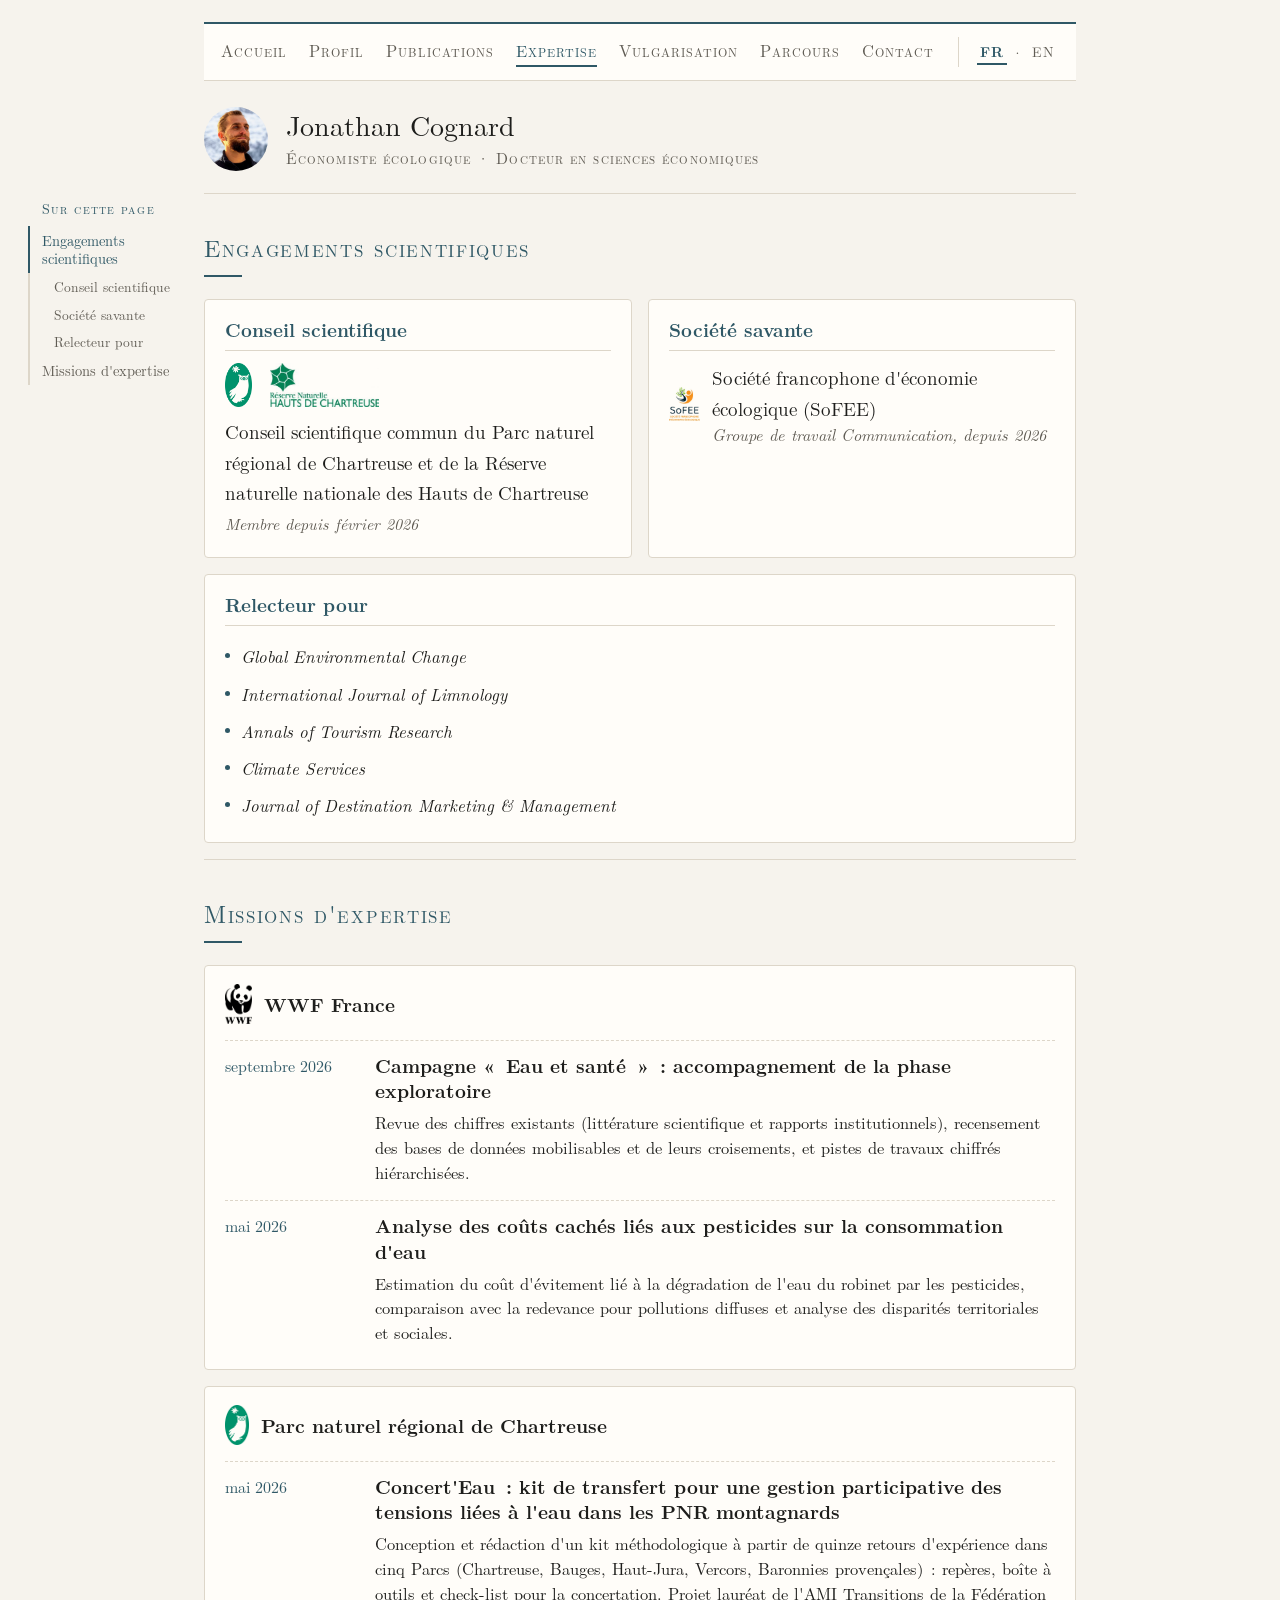
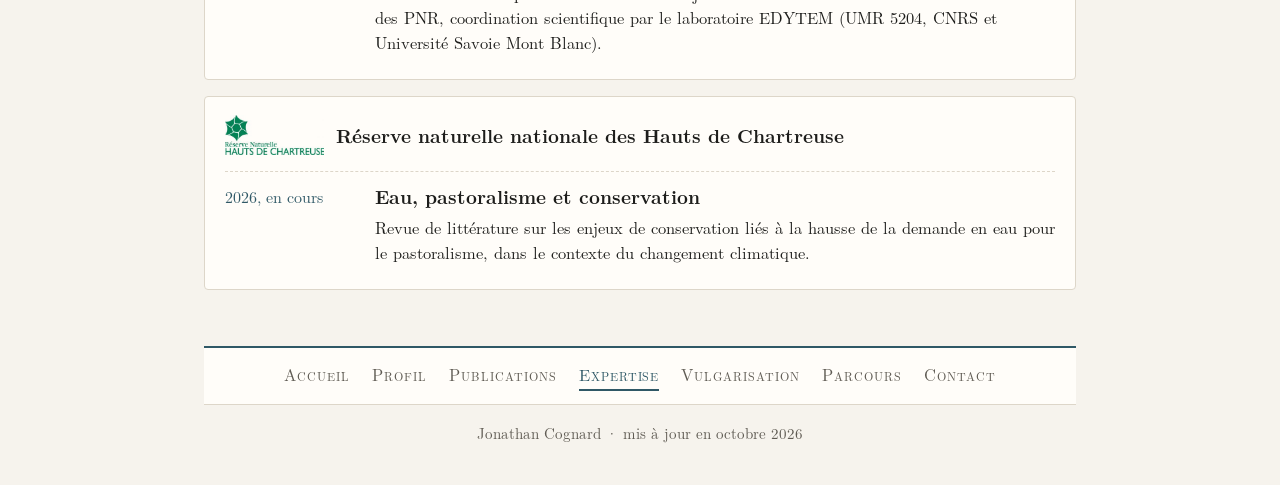
<file: expertise.html>
<!DOCTYPE html>
<html lang="fr">
<head>
<meta charset="utf-8">
<meta name="viewport" content="width=device-width, initial-scale=1">
<title>Expertise, Jonathan Cognard</title>
<meta name="description" content="Engagements scientifiques et missions d'expertise de Jonathan Cognard.">
<link rel="stylesheet" href="style.css">
<link rel="icon" href="favicon.ico" sizes="any">
<link rel="icon" type="image/png" href="favicon-192.png">
<link rel="apple-touch-icon" href="apple-touch-icon.png">
<link rel="alternate" hreflang="en" href="en-expertise.html">
</head>
<body>
<div class="wrap">

  <nav>
    <a href="index.html">Accueil</a>
    <a href="profil.html">Profil</a>
    <a href="publications.html">Publications</a>
    <a href="expertise.html" class="on">Expertise</a>
    <a href="vulgarisation.html">Vulgarisation</a>
    <a href="parcours.html">Parcours</a>
    <a href="contact.html">Contact</a>
    <div class="langsw"><a class="on" href="expertise.html">FR</a><span aria-hidden="true">·</span><a href="en-expertise.html" hreflang="en" lang="en">EN</a></div>
  </nav>

  <div class="banner">
    <a class="av" href="index.html"><img src="photo.jpg" alt="Portrait de Jonathan Cognard"></a>
    <div><a class="nm" href="index.html">Jonathan Cognard</a><div class="tg">Économiste écologique · Docteur en sciences économiques</div></div>
  </div>

  <!-- ================= ENGAGEMENTS ================= -->
  <aside class="toc" aria-label="Plan de la page"><div class="toc-in" role="navigation" aria-label="Sur cette page">
      <div class="toc-t">Sur cette page</div>
      <a href="#engagements">Engagements scientifiques</a>
      <a href="#conseil-scientifique" class="sub">Conseil scientifique</a>
      <a href="#societe-savante" class="sub">Société savante</a>
      <a href="#relecteur-pour" class="sub">Relecteur pour</a>
      <a href="#missions">Missions d&#x27;expertise</a>
    </div><script>(function(){var t=document.currentScript.parentNode,ls=[].slice.call(t.querySelectorAll('a'));
function up(){var R=t.closest('.page')||document;var ts=ls.map(function(a){return R.querySelector('[id="'+a.getAttribute('href').slice(1)+'"]')});var y=window.innerHeight*0.3,k=0,b=-1e9;ts.forEach(function(e,i){if(!e)return;var r=e.getBoundingClientRect().top;if(r<y&&r>b+2){b=r;k=i}});
ls.forEach(function(a,i){a.classList.toggle('act',i===k)})}window.addEventListener('scroll',up,{passive:true});window.addEventListener('load',up);up();})();</script></aside>
  <section id="engagements">
    <h2>Engagements scientifiques</h2>
    <div class="grid2">
      <div id="conseil-scientifique" class="box">
        <b>Conseil scientifique</b>
        <div style="display:flex;gap:18px;align-items:center;margin:2px 0 10px"><img style="height:44px;mix-blend-mode:multiply" src="logo-pnr-chartreuse.png" alt="" onerror="this.remove()"><img src="logo-rnn-hauts-chartreuse.png" alt="" style="height:44px;mix-blend-mode:multiply" onerror="this.remove()"></div>
        <div>Conseil scientifique commun du Parc naturel régional de Chartreuse et de la Réserve naturelle nationale des Hauts de Chartreuse<br><span class="small"><i>Membre depuis février 2026</i></span></div>
      </div>
      <div id="societe-savante" class="box">
        <b>Société savante</b>
        <span class="org"><img src="logo-sofee.png" alt="" onerror="this.remove()"><span>Société francophone d'économie écologique (SoFEE)<small>Groupe de travail Communication, depuis 2026</small></span></span>
      </div>
      <div id="relecteur-pour" class="box wide">
        <b>Relecteur pour</b>
        <ul class="jlist"><li><i>Global Environmental Change</i></li><li><i>International Journal of Limnology</i></li><li><i>Annals of Tourism Research</i></li><li><i>Climate Services</i></li><li><i>Journal of Destination Marketing &amp; Management</i></li></ul>
      </div>
    </div>
  </section>

  <!-- ================= MISSIONS D'EXPERTISE =================
       Une boîte par commanditaire ; pour ajouter une mission, copier un bloc <div class="mission">…</div> -->
  <section id="missions">
    <h2>Missions d'expertise</h2>
    <div class="missions">
      <div class="mission-g">
        <span class="org"><img src="logo-wwf.png" alt="" onerror="this.remove()"><span>WWF France</span></span>
        <div class="mission"><span class="d">septembre 2026</span>
          <div><div class="t">Campagne «&nbsp;Eau et santé&nbsp;»&nbsp;: accompagnement de la phase exploratoire</div><p>Revue des chiffres existants (littérature scientifique et rapports institutionnels), recensement des bases de données mobilisables et de leurs croisements, et pistes de travaux chiffrés hiérarchisées.</p></div></div>
        <div class="mission"><span class="d">mai 2026</span>
          <div><div class="t">Analyse des coûts cachés liés aux pesticides sur la consommation d'eau</div><p>Estimation du coût d'évitement lié à la dégradation de l'eau du robinet par les pesticides, comparaison avec la redevance pour pollutions diffuses et analyse des disparités territoriales et sociales.</p></div></div>
      </div>
      <div class="mission-g">
        <span class="org"><img src="logo-pnr-chartreuse.png" alt="" onerror="this.remove()"><span>Parc naturel régional de Chartreuse</span></span>
        <div class="mission"><span class="d">mai 2026</span>
          <div><div class="t">Concert'Eau&nbsp;: kit de transfert pour une gestion participative des tensions liées à l'eau dans les PNR montagnards</div><p>Conception et rédaction d'un kit méthodologique à partir de quinze retours d'expérience dans cinq Parcs (Chartreuse, Bauges, Haut-Jura, Vercors, Baronnies provençales)&nbsp;: repères, boîte à outils et check-list pour la concertation. Projet lauréat de l'AMI Transitions de la Fédération des PNR, coordination scientifique par le laboratoire EDYTEM (UMR 5204, CNRS et Université Savoie Mont Blanc).</p></div></div>
      </div>
      <div class="mission-g">
        <span class="org"><img src="logo-rnn-hauts-chartreuse.png" alt="" onerror="this.remove()"><span>Réserve naturelle nationale des Hauts de Chartreuse</span></span>
        <div class="mission"><span class="d">2026, en cours</span>
          <div><div class="t">Eau, pastoralisme et conservation</div><p>Revue de littérature sur les enjeux de conservation liés à la hausse de la demande en eau pour le pastoralisme, dans le contexte du changement climatique.</p></div></div>
      </div>
    </div>
  </section>


  <nav class="bottom">
    <a href="index.html">Accueil</a>
    <a href="profil.html">Profil</a>
    <a href="publications.html">Publications</a>
    <a href="expertise.html" class="on">Expertise</a>
    <a href="vulgarisation.html">Vulgarisation</a>
    <a href="parcours.html">Parcours</a>
    <a href="contact.html">Contact</a>
  </nav>

  <footer>Jonathan Cognard · mis à jour en octobre 2026</footer>
</div>
</body>
</html>
</file>
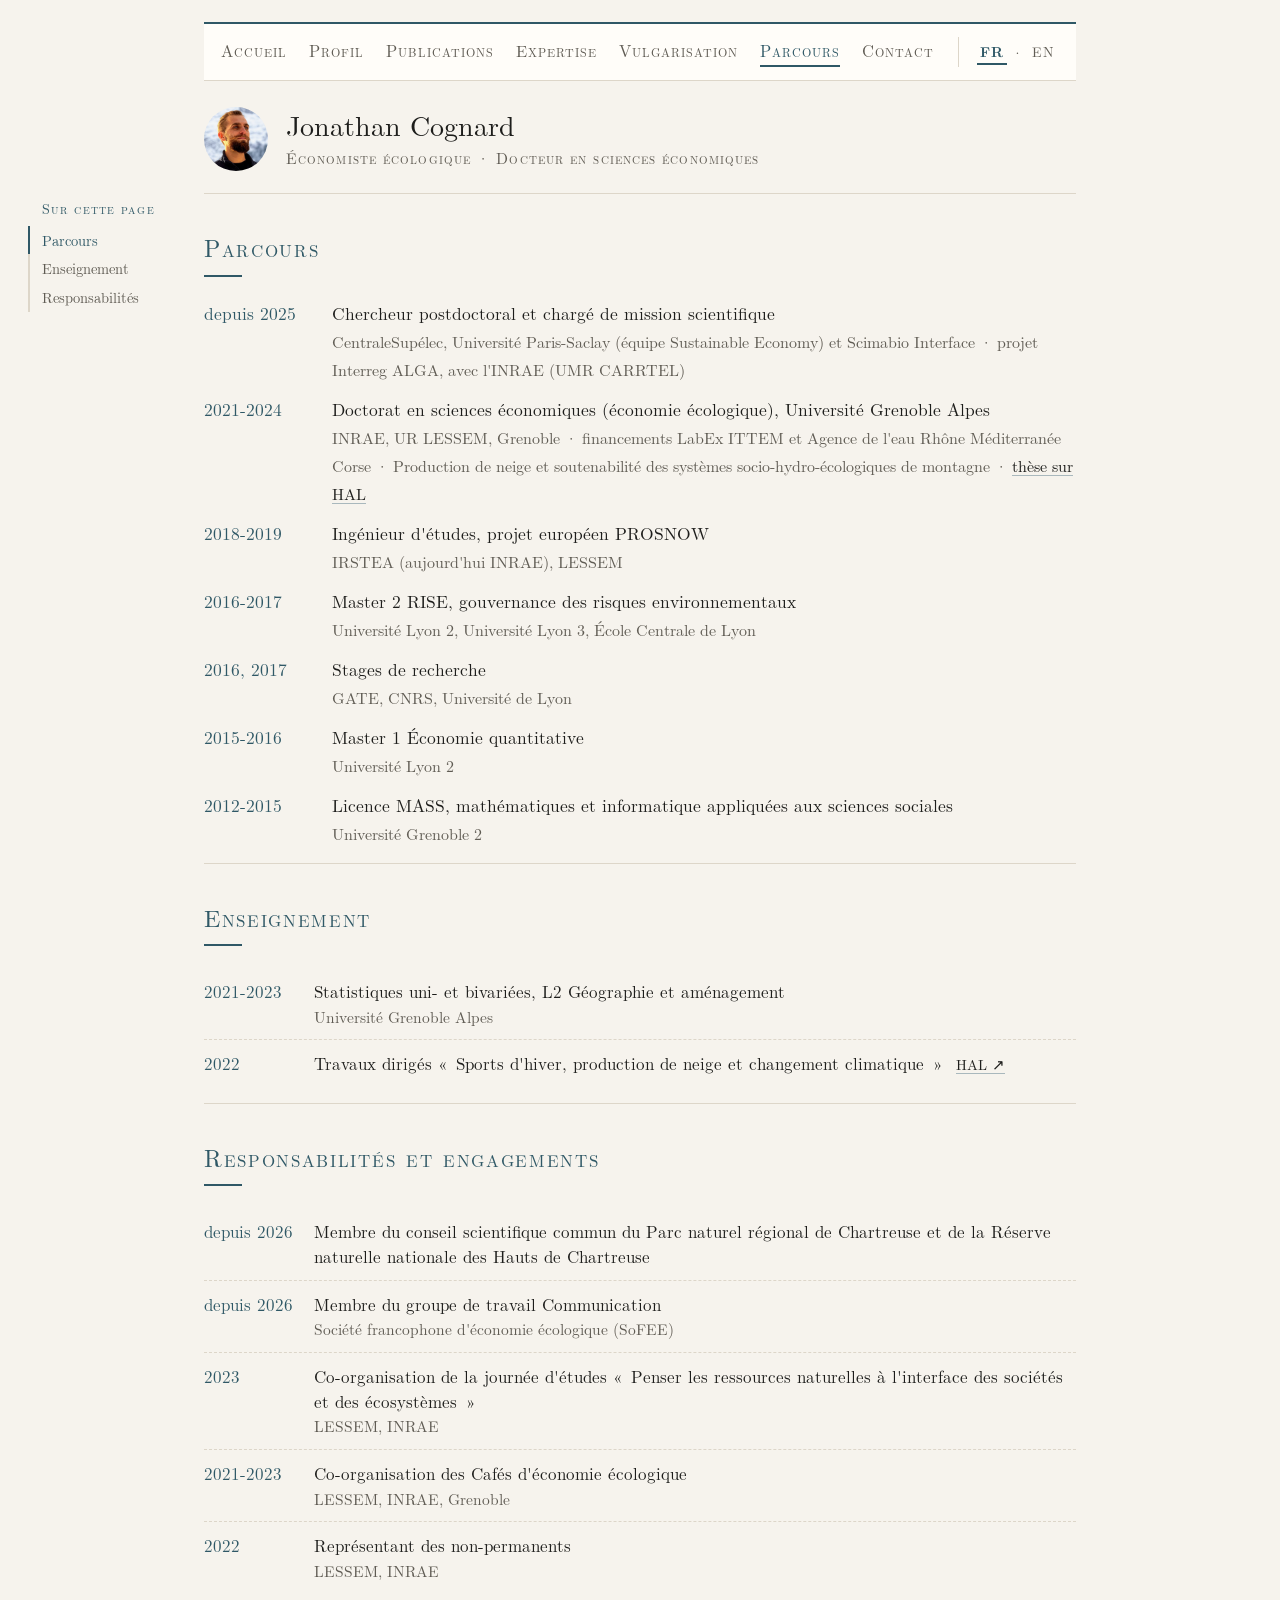
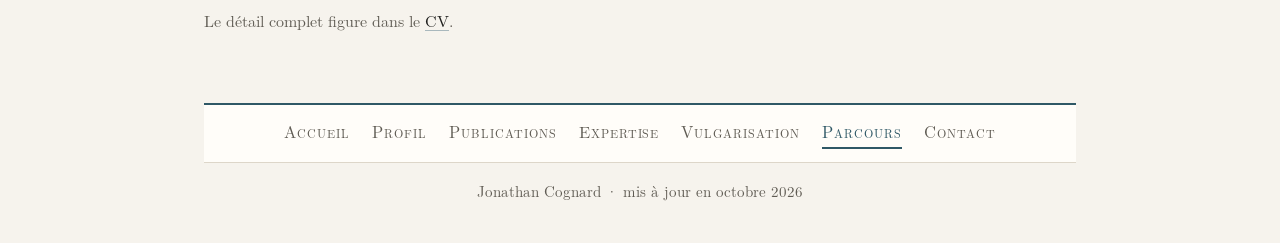
<file: parcours.html>
<!DOCTYPE html>
<html lang="fr">
<head>
<meta charset="utf-8">
<meta name="viewport" content="width=device-width, initial-scale=1">
<title>Parcours, Jonathan Cognard</title>
<meta name="description" content="Parcours professionnel, formation et enseignement de Jonathan Cognard.">
<link rel="stylesheet" href="style.css">
<link rel="icon" href="favicon.ico" sizes="any">
<link rel="icon" type="image/png" href="favicon-192.png">
<link rel="apple-touch-icon" href="apple-touch-icon.png">
<link rel="alternate" hreflang="en" href="en-parcours.html">
</head>
<body>
<div class="wrap">

  <nav>
    <a href="index.html">Accueil</a>
    <a href="profil.html">Profil</a>
    <a href="publications.html">Publications</a>
    <a href="expertise.html">Expertise</a>
    <a href="vulgarisation.html">Vulgarisation</a>
    <a href="parcours.html" class="on">Parcours</a>
    <a href="contact.html">Contact</a>
    <div class="langsw"><a class="on" href="parcours.html">FR</a><span aria-hidden="true">·</span><a href="en-parcours.html" hreflang="en" lang="en">EN</a></div>
  </nav>

  <div class="banner">
    <a class="av" href="index.html"><img src="photo.jpg" alt="Portrait de Jonathan Cognard"></a>
    <div><a class="nm" href="index.html">Jonathan Cognard</a><div class="tg">Économiste écologique · Docteur en sciences économiques</div></div>
  </div>

  <!-- ================= PARCOURS ================= -->
  <aside class="toc" aria-label="Plan de la page"><div class="toc-in" role="navigation" aria-label="Sur cette page">
      <div class="toc-t">Sur cette page</div>
      <a href="#parcours">Parcours</a>
      <a href="#enseignement">Enseignement</a>
      <a href="#responsabilites-et-engagements">Responsabilités</a>
    </div><script>(function(){var t=document.currentScript.parentNode,ls=[].slice.call(t.querySelectorAll('a'));
function up(){var R=t.closest('.page')||document;var ts=ls.map(function(a){return R.querySelector('[id="'+a.getAttribute('href').slice(1)+'"]')});var y=window.innerHeight*0.3,k=0,b=-1e9;ts.forEach(function(e,i){if(!e)return;var r=e.getBoundingClientRect().top;if(r<y&&r>b+2){b=r;k=i}});
ls.forEach(function(a,i){a.classList.toggle('act',i===k)})}window.addEventListener('scroll',up,{passive:true});window.addEventListener('load',up);up();})();</script></aside>
  <section id="parcours">
    <h2>Parcours</h2>
    <div class="cv">
      <span class="y">depuis 2025</span><span>Chercheur postdoctoral et chargé de mission scientifique<br><span class="small">CentraleSupélec, Université Paris-Saclay (équipe Sustainable Economy) et Scimabio Interface · projet Interreg ALGA, avec l'INRAE (UMR CARRTEL)</span></span>
      <span class="y">2021-2024</span><span>Doctorat en sciences économiques (économie écologique), Université Grenoble Alpes<br><span class="small">INRAE, UR LESSEM, Grenoble · financements LabEx ITTEM et Agence de l'eau Rhône Méditerranée Corse · Production de neige et soutenabilité des systèmes socio-hydro-écologiques de montagne · <a href="https://theses.hal.science/tel-04952415" target="_blank" rel="noopener">thèse sur HAL</a></span></span>
      <span class="y">2018-2019</span><span>Ingénieur d'études, projet européen PROSNOW<br><span class="small">IRSTEA (aujourd'hui INRAE), LESSEM</span></span>
      <span class="y">2016-2017</span><span>Master 2 RISE, gouvernance des risques environnementaux<br><span class="small">Université Lyon 2, Université Lyon 3, École Centrale de Lyon</span></span>
      <span class="y">2016, 2017</span><span>Stages de recherche<br><span class="small">GATE, CNRS, Université de Lyon</span></span>
      <span class="y">2015-2016</span><span>Master 1 Économie quantitative<br><span class="small">Université Lyon 2</span></span>
      <span class="y">2012-2015</span><span>Licence MASS, mathématiques et informatique appliquées aux sciences sociales<br><span class="small">Université Grenoble 2</span></span>
    </div>
  </section>

  <section id="enseignement">
    <h2>Enseignement</h2>
    <ul class="clist">
      <li><span class="y">2021-2023</span><div>Statistiques uni- et bivariées, L2 Géographie et aménagement<br><span class="w">Université Grenoble Alpes</span></div></li>
      <li><span class="y">2022</span><div>Travaux dirigés «&nbsp;Sports d'hiver, production de neige et changement climatique&nbsp;» <a class="go" href="https://hal.inrae.fr/hal-03653816v1/document" target="_blank" rel="noopener">HAL ↗</a></div></li>
    </ul>
  </section>

  <section id="responsabilites-et-engagements">
    <h2>Responsabilités et engagements</h2>
    <ul class="clist">
      <li><span class="y">depuis 2026</span><div>Membre du conseil scientifique commun du Parc naturel régional de Chartreuse et de la Réserve naturelle nationale des Hauts de Chartreuse</div></li>
      <li><span class="y">depuis 2026</span><div>Membre du groupe de travail Communication<br><span class="w">Société francophone d'économie écologique (SoFEE)</span></div></li>
      <li><span class="y">2023</span><div>Co-organisation de la journée d'études «&nbsp;Penser les ressources naturelles à l'interface des sociétés et des écosystèmes&nbsp;»<br><span class="w">LESSEM, INRAE</span></div></li>
      <li><span class="y">2021-2023</span><div>Co-organisation des Cafés d'économie écologique<br><span class="w">LESSEM, INRAE, Grenoble</span></div></li>
      <li><span class="y">2022</span><div>Représentant des non-permanents<br><span class="w">LESSEM, INRAE</span></div></li>
    </ul>
    <p class="small" style="margin-top:14px">Le détail complet figure dans le <a href="cv.pdf" target="_blank" rel="noopener">CV</a>.</p>
  </section>


  <nav class="bottom">
    <a href="index.html">Accueil</a>
    <a href="profil.html">Profil</a>
    <a href="publications.html">Publications</a>
    <a href="expertise.html">Expertise</a>
    <a href="vulgarisation.html">Vulgarisation</a>
    <a href="parcours.html" class="on">Parcours</a>
    <a href="contact.html">Contact</a>
  </nav>

  <footer>Jonathan Cognard · mis à jour en octobre 2026</footer>
</div>
</body>
</html>
</file>
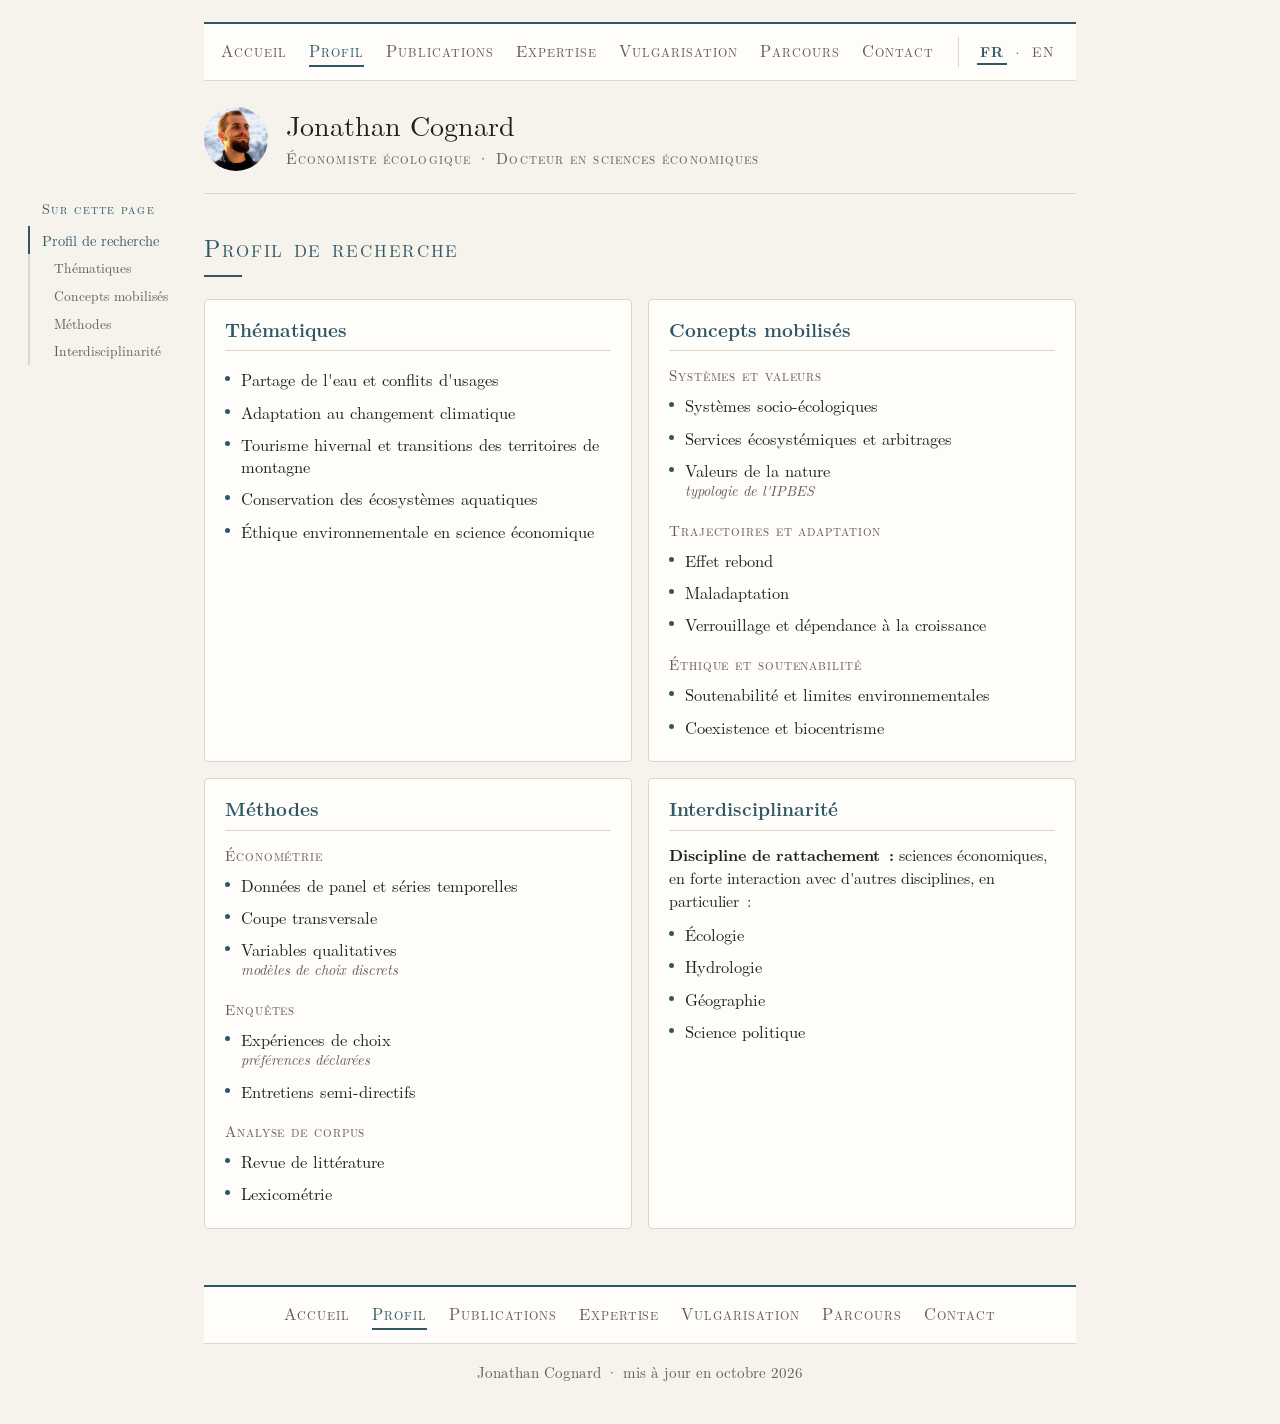
<file: profil.html>
<!DOCTYPE html>
<html lang="fr">
<head>
<meta charset="utf-8">
<meta name="viewport" content="width=device-width, initial-scale=1">
<title>Profil, Jonathan Cognard</title>
<meta name="description" content="Profil de recherche de Jonathan Cognard : thématiques, concepts, méthodes et interdisciplinarité.">
<link rel="stylesheet" href="style.css">
<link rel="icon" href="favicon.ico" sizes="any">
<link rel="icon" type="image/png" href="favicon-192.png">
<link rel="apple-touch-icon" href="apple-touch-icon.png">
<link rel="alternate" hreflang="en" href="en-profil.html">
</head>
<body>
<div class="wrap">

  <nav>
    <a href="index.html">Accueil</a>
    <a href="profil.html" class="on">Profil</a>
    <a href="publications.html">Publications</a>
    <a href="expertise.html">Expertise</a>
    <a href="vulgarisation.html">Vulgarisation</a>
    <a href="parcours.html">Parcours</a>
    <a href="contact.html">Contact</a>
    <div class="langsw"><a class="on" href="profil.html">FR</a><span aria-hidden="true">·</span><a href="en-profil.html" hreflang="en" lang="en">EN</a></div>
  </nav>

  <div class="banner">
    <a class="av" href="index.html"><img src="photo.jpg" alt="Portrait de Jonathan Cognard"></a>
    <div><a class="nm" href="index.html">Jonathan Cognard</a><div class="tg">Économiste écologique · Docteur en sciences économiques</div></div>
  </div>

  <!-- ================= PROFIL EN BREF ================= -->
  <aside class="toc" aria-label="Plan de la page"><div class="toc-in" role="navigation" aria-label="Sur cette page">
      <div class="toc-t">Sur cette page</div>
      <a href="#profil">Profil de recherche</a>
      <a href="#thematiques" class="sub">Thématiques</a>
      <a href="#concepts-mobilises" class="sub">Concepts mobilisés</a>
      <a href="#methodes" class="sub">Méthodes</a>
      <a href="#interdisciplinarite" class="sub">Interdisciplinarité</a>
    </div><script>(function(){var t=document.currentScript.parentNode,ls=[].slice.call(t.querySelectorAll('a'));
function up(){var R=t.closest('.page')||document;var ts=ls.map(function(a){return R.querySelector('[id="'+a.getAttribute('href').slice(1)+'"]')});var y=window.innerHeight*0.3,k=0,b=-1e9;ts.forEach(function(e,i){if(!e)return;var r=e.getBoundingClientRect().top;if(r<y&&r>b+2){b=r;k=i}});
ls.forEach(function(a,i){a.classList.toggle('act',i===k)})}window.addEventListener('scroll',up,{passive:true});window.addEventListener('load',up);up();})();</script></aside>
  <section id="profil">
    <h2>Profil de recherche</h2>
    <div class="matrix">
      <div id="thematiques" class="mcol">
        <h4>Thématiques</h4>
        <ul>
          <li>Partage de l'eau et conflits d'usages</li>
          <li>Adaptation au changement climatique</li>
          <li>Tourisme hivernal et transitions des territoires de montagne</li>
          <li>Conservation des écosystèmes aquatiques</li>
          <li>Éthique environnementale en science économique</li>
        </ul>
      </div>
      <div id="concepts-mobilises" class="mcol">
        <h4>Concepts mobilisés</h4>
        <div class="sub">Systèmes et valeurs</div>
        <ul>
          <li>Systèmes socio-écologiques</li>
          <li>Services écosystémiques et arbitrages</li>
          <li>Valeurs de la nature<small>typologie de l'IPBES</small></li>
        </ul>
        <div class="sub">Trajectoires et adaptation</div>
        <ul>
          <li>Effet rebond</li>
          <li>Maladaptation</li>
          <li>Verrouillage et dépendance à la croissance</li>
        </ul>
        <div class="sub">Éthique et soutenabilité</div>
        <ul>
          <li>Soutenabilité et limites environnementales</li>
          <li>Coexistence et biocentrisme</li>
        </ul>
      </div>
      <div id="methodes" class="mcol">
        <h4>Méthodes</h4>
        <div class="sub">Économétrie</div>
        <ul>
          <li>Données de panel et séries temporelles</li>
          <li>Coupe transversale</li>
          <li>Variables qualitatives<small>modèles de choix discrets</small></li>
        </ul>
        <div class="sub">Enquêtes</div>
        <ul>
          <li>Expériences de choix<small>préférences déclarées</small></li>
          <li>Entretiens semi-directifs</li>
        </ul>
        <div class="sub">Analyse de corpus</div>
        <ul>
          <li>Revue de littérature</li>
          <li>Lexicométrie</li>
        </ul>
      </div>
      <div id="interdisciplinarite" class="mcol">
        <h4>Interdisciplinarité</h4>
        <p class="intro-k"><b>Discipline de rattachement&nbsp;:</b> sciences économiques, en forte interaction avec d'autres disciplines, en particulier&nbsp;:</p>
        <ul>
          <li>Écologie</li>
          <li>Hydrologie</li>
          <li>Géographie</li>
          <li>Science politique</li>
        </ul>
      </div>
    </div>
  </section>


  <nav class="bottom">
    <a href="index.html">Accueil</a>
    <a href="profil.html" class="on">Profil</a>
    <a href="publications.html">Publications</a>
    <a href="expertise.html">Expertise</a>
    <a href="vulgarisation.html">Vulgarisation</a>
    <a href="parcours.html">Parcours</a>
    <a href="contact.html">Contact</a>
  </nav>

  <footer>Jonathan Cognard · mis à jour en octobre 2026</footer>
</div>
</body>
</html>
</file>
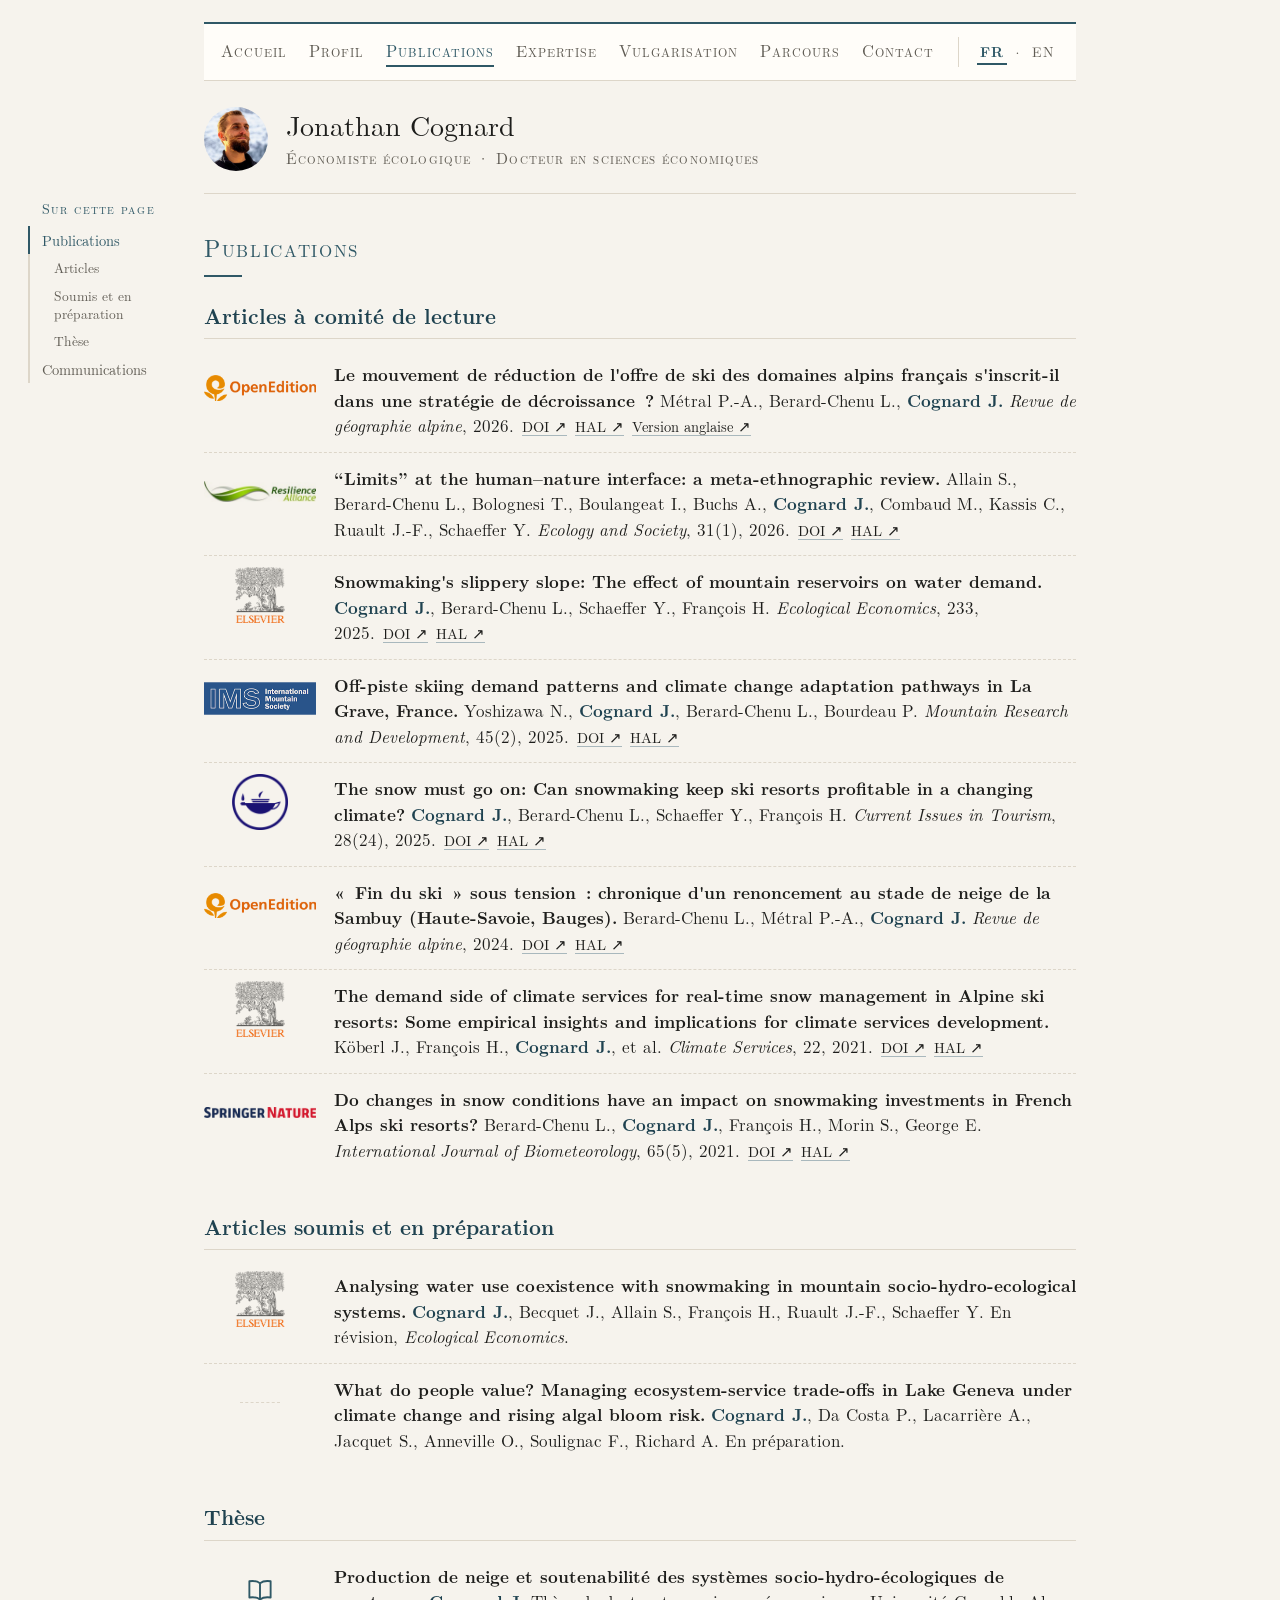
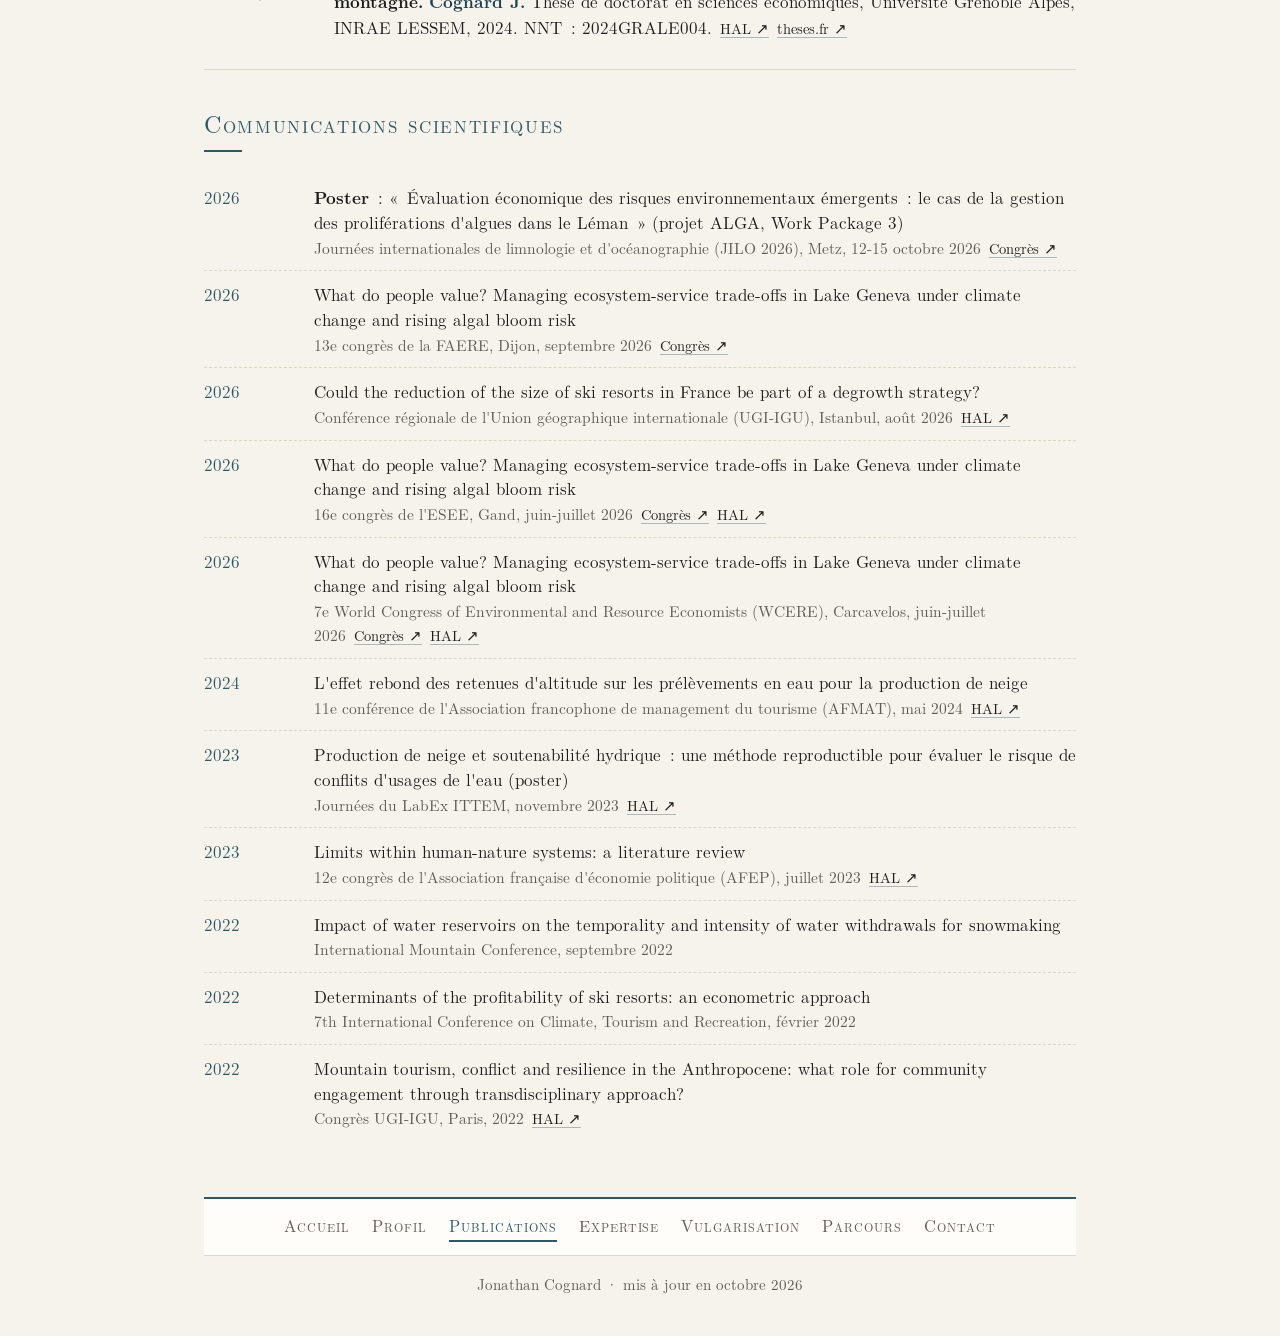
<file: publications.html>
<!DOCTYPE html>
<html lang="fr">
<head>
<meta charset="utf-8">
<meta name="viewport" content="width=device-width, initial-scale=1">
<title>Publications, Jonathan Cognard</title>
<meta name="description" content="Publications et communications scientifiques de Jonathan Cognard.">
<link rel="stylesheet" href="style.css">
<link rel="icon" href="favicon.ico" sizes="any">
<link rel="icon" type="image/png" href="favicon-192.png">
<link rel="apple-touch-icon" href="apple-touch-icon.png">
<link rel="alternate" hreflang="en" href="en-publications.html">
</head>
<body>
<div class="wrap">

  <nav>
    <a href="index.html">Accueil</a>
    <a href="profil.html">Profil</a>
    <a href="publications.html" class="on">Publications</a>
    <a href="expertise.html">Expertise</a>
    <a href="vulgarisation.html">Vulgarisation</a>
    <a href="parcours.html">Parcours</a>
    <a href="contact.html">Contact</a>
    <div class="langsw"><a class="on" href="publications.html">FR</a><span aria-hidden="true">·</span><a href="en-publications.html" hreflang="en" lang="en">EN</a></div>
  </nav>

  <div class="banner">
    <a class="av" href="index.html"><img src="photo.jpg" alt="Portrait de Jonathan Cognard"></a>
    <div><a class="nm" href="index.html">Jonathan Cognard</a><div class="tg">Économiste écologique · Docteur en sciences économiques</div></div>
  </div>

  <!-- ================= PUBLICATIONS =================
       Logos des éditeurs&nbsp;: fichiers logo-ed-*.png -->
  <aside class="toc" aria-label="Plan de la page"><div class="toc-in" role="navigation" aria-label="Sur cette page">
      <div class="toc-t">Sur cette page</div>
      <a href="#publications">Publications</a>
      <a href="#articles-a-comite-de-lecture" class="sub">Articles</a>
      <a href="#articles-soumis-et-en-preparation" class="sub">Soumis et en préparation</a>
      <a href="#these" class="sub">Thèse</a>
      <a href="#communications">Communications</a>
    </div><script>(function(){var t=document.currentScript.parentNode,ls=[].slice.call(t.querySelectorAll('a'));
function up(){var R=t.closest('.page')||document;var ts=ls.map(function(a){return R.querySelector('[id="'+a.getAttribute('href').slice(1)+'"]')});var y=window.innerHeight*0.3,k=0,b=-1e9;ts.forEach(function(e,i){if(!e)return;var r=e.getBoundingClientRect().top;if(r<y&&r>b+2){b=r;k=i}});
ls.forEach(function(a,i){a.classList.toggle('act',i===k)})}window.addEventListener('scroll',up,{passive:true});window.addEventListener('load',up);up();})();</script></aside>
  <section id="publications">
    <h2>Publications</h2>
    <h3 id="articles-a-comite-de-lecture" style="margin-top:0">Articles à comité de lecture</h3>
    <ul class="pubs">
      <li><span class="pl" title="OpenEdition Journals"><img src="logo-ed-openedition.png" alt="OpenEdition Journals"></span><div><span class="t">Le mouvement de réduction de l'offre de ski des domaines alpins français s'inscrit-il dans une stratégie de décroissance&nbsp;?</span> Métral P.-A., Berard-Chenu L., <b class="me">Cognard J.</b> <span class="src"><i>Revue de géographie alpine</i>, 2026.</span><a class="go" href="https://doi.org/10.4000/165gg" target="_blank" rel="noopener">DOI ↗</a><a class="go" href="https://hal.science/hal-05607159" target="_blank" rel="noopener">HAL ↗</a><a class="go" href="https://doi.org/10.4000/165gi" target="_blank" rel="noopener">Version anglaise ↗</a></div></li>
      <li><span class="pl" title="Resilience Alliance"><img src="logo-ed-ra.png" alt="Resilience Alliance"></span><div><span class="t">“Limits” at the human–nature interface: a meta-ethnographic review.</span> Allain S., Berard-Chenu L., Bolognesi T., Boulangeat I., Buchs A., <b class="me">Cognard J.</b>, Combaud M., Kassis C., Ruault J.-F., Schaeffer Y. <span class="src"><i>Ecology and Society</i>, 31(1), 2026.</span><a class="go" href="https://doi.org/10.5751/ES-16991-310121" target="_blank" rel="noopener">DOI ↗</a><a class="go" href="https://hal.science/hal-05515700" target="_blank" rel="noopener">HAL ↗</a></div></li>
      <li><span class="pl" title="Elsevier"><img src="logo-ed-elsevier.png" alt="Elsevier" class="tall"></span><div><span class="t">Snowmaking's slippery slope: The effect of mountain reservoirs on water demand.</span> <b class="me">Cognard J.</b>, Berard-Chenu L., Schaeffer Y., François H. <span class="src"><i>Ecological Economics</i>, 233, 2025.</span><a class="go" href="https://doi.org/10.1016/j.ecolecon.2025.108586" target="_blank" rel="noopener">DOI ↗</a><a class="go" href="https://hal.science/hal-04998301" target="_blank" rel="noopener">HAL ↗</a></div></li>
      <li><span class="pl" title="International Mountain Society"><img src="logo-ed-ims.png" alt="International Mountain Society"></span><div><span class="t">Off-piste skiing demand patterns and climate change adaptation pathways in La Grave, France.</span> Yoshizawa N., <b class="me">Cognard J.</b>, Berard-Chenu L., Bourdeau P. <span class="src"><i>Mountain Research and Development</i>, 45(2), 2025.</span><a class="go" href="https://doi.org/10.1659/mrd.2023.00032" target="_blank" rel="noopener">DOI ↗</a><a class="go" href="https://hal.science/hal-05009425" target="_blank" rel="noopener">HAL ↗</a></div></li>
      <li><span class="pl" title="Taylor &amp; Francis"><img src="logo-ed-tf.png" alt="Taylor &amp; Francis" class="tall"></span><div><span class="t">The snow must go on: Can snowmaking keep ski resorts profitable in a changing climate?</span> <b class="me">Cognard J.</b>, Berard-Chenu L., Schaeffer Y., François H. <span class="src"><i>Current Issues in Tourism</i>, 28(24), 2025.</span><a class="go" href="https://doi.org/10.1080/13683500.2024.2409862" target="_blank" rel="noopener">DOI ↗</a><a class="go" href="https://hal.science/hal-04746652" target="_blank" rel="noopener">HAL ↗</a></div></li>
      <li><span class="pl" title="OpenEdition Journals"><img src="logo-ed-openedition.png" alt="OpenEdition Journals"></span><div><span class="t">«&nbsp;Fin du ski&nbsp;» sous tension&nbsp;: chronique d'un renoncement au stade de neige de la Sambuy (Haute-Savoie, Bauges).</span> Berard-Chenu L., Métral P.-A., <b class="me">Cognard J.</b> <span class="src"><i>Revue de géographie alpine</i>, 2024.</span><a class="go" href="https://doi.org/10.4000/11va5" target="_blank" rel="noopener">DOI ↗</a><a class="go" href="https://hal.science/hal-04622193" target="_blank" rel="noopener">HAL ↗</a></div></li>
      <li><span class="pl" title="Elsevier"><img src="logo-ed-elsevier.png" alt="Elsevier" class="tall"></span><div><span class="t">The demand side of climate services for real-time snow management in Alpine ski resorts: Some empirical insights and implications for climate services development.</span> Köberl J., François H., <b class="me">Cognard J.</b>, et al. <span class="src"><i>Climate Services</i>, 22, 2021.</span><a class="go" href="https://doi.org/10.1016/j.cliser.2021.100238" target="_blank" rel="noopener">DOI ↗</a><a class="go" href="https://hal.science/hal-04051702" target="_blank" rel="noopener">HAL ↗</a></div></li>
      <li><span class="pl" title="Springer Nature"><img src="logo-ed-springer.png" alt="Springer Nature"></span><div><span class="t">Do changes in snow conditions have an impact on snowmaking investments in French Alps ski resorts?</span> Berard-Chenu L., <b class="me">Cognard J.</b>, François H., Morin S., George E. <span class="src"><i>International Journal of Biometeorology</i>, 65(5), 2021.</span><a class="go" href="https://doi.org/10.1007/s00484-020-01933-w" target="_blank" rel="noopener">DOI ↗</a><a class="go" href="https://hal.science/hal-02638122" target="_blank" rel="noopener">HAL ↗</a></div></li>
    </ul>
    <h3 id="articles-soumis-et-en-preparation">Articles soumis et en préparation</h3>
    <ul class="pubs">
      <li><span class="pl" title="Elsevier"><img src="logo-ed-elsevier.png" alt="Elsevier" class="tall"></span><div><span class="t">Analysing water use coexistence with snowmaking in mountain socio-hydro-ecological systems.</span> <b class="me">Cognard J.</b>, Becquet J., Allain S., François H., Ruault J.-F., Schaeffer Y. <span class="src">En révision, <i>Ecological Economics</i>.</span></div></li>
      <li><span class="pl blank"></span><div><span class="t">What do people value? Managing ecosystem-service trade-offs in Lake Geneva under climate change and rising algal bloom risk.</span> <b class="me">Cognard J.</b>, Da Costa P., Lacarrière A., Jacquet S., Anneville O., Soulignac F., Richard A. <span class="src">En préparation.</span></div></li>
    </ul>
    <h3 id="these">Thèse</h3>
    <ul class="pubs">
      <li><span class="pl"><svg viewBox="0 0 24 24" width="26" height="26"><path d="M12 6.5C10 5 7 4.5 3.5 5v13c3.5-.5 6.5 0 8.5 1.5 2-1.5 5-2 8.5-1.5V5C17 4.5 14 5 12 6.5zM12 6.5v13" fill="none" stroke="#2f5866" stroke-width="1.5" stroke-linecap="round" stroke-linejoin="round"/></svg></span><div><span class="t">Production de neige et soutenabilité des systèmes socio-hydro-écologiques de montagne.</span> <b class="me">Cognard J.</b> <span class="src">Thèse de doctorat en sciences économiques, Université Grenoble Alpes, INRAE LESSEM, 2024. NNT&nbsp;: 2024GRALE004.</span><a class="go" href="https://theses.hal.science/tel-04952415" target="_blank" rel="noopener">HAL ↗</a><a class="go" href="https://theses.fr/2024GRALE004" target="_blank" rel="noopener">theses.fr ↗</a></div></li>
    </ul>
  </section>

  <!-- ================= COMMUNICATIONS ================= -->
  <section id="communications">
    <h2>Communications scientifiques</h2>
    <ul class="clist">
      <li><span class="y">2026</span><div><b>Poster</b>&nbsp;: «&nbsp;Évaluation économique des risques environnementaux émergents&nbsp;: le cas de la gestion des proliférations d'algues dans le Léman&nbsp;» (projet ALGA, Work Package 3)<br><span class="w">Journées internationales de limnologie et d'océanographie (JILO 2026), Metz, 12-15 octobre 2026</span><a class="go" href="https://jilo-2026.sciencesconf.org/" target="_blank" rel="noopener">Congrès ↗</a></div></li>
      <li><span class="y">2026</span><div>What do people value? Managing ecosystem-service trade-offs in Lake Geneva under climate change and rising algal bloom risk<br><span class="w">13e congrès de la FAERE, Dijon, septembre 2026</span><a class="go" href="https://faere.fr/en/faere-conference-2026/" target="_blank" rel="noopener">Congrès ↗</a></div></li>
      <li><span class="y">2026</span><div>Could the reduction of the size of ski resorts in France be part of a degrowth strategy?<br><span class="w">Conférence régionale de l'Union géographique internationale (UGI-IGU), Istanbul, août 2026</span><a class="go" href="https://hal.science/hal-05760352" target="_blank" rel="noopener">HAL ↗</a></div></li>
      <li><span class="y">2026</span><div>What do people value? Managing ecosystem-service trade-offs in Lake Geneva under climate change and rising algal bloom risk<br><span class="w">16e congrès de l'ESEE, Gand, juin-juillet 2026</span><a class="go" href="https://esee2026ghent.be/" target="_blank" rel="noopener">Congrès ↗</a><a class="go" href="https://hal.science/hal-05693973" target="_blank" rel="noopener">HAL ↗</a></div></li>
      <li><span class="y">2026</span><div>What do people value? Managing ecosystem-service trade-offs in Lake Geneva under climate change and rising algal bloom risk<br><span class="w">7e World Congress of Environmental and Resource Economists (WCERE), Carcavelos, juin-juillet 2026</span><a class="go" href="https://wcere2026.org/" target="_blank" rel="noopener">Congrès ↗</a><a class="go" href="https://hal.science/hal-05694025" target="_blank" rel="noopener">HAL ↗</a></div></li>
      <li><span class="y">2024</span><div>L'effet rebond des retenues d'altitude sur les prélèvements en eau pour la production de neige<br><span class="w">11e conférence de l'Association francophone de management du tourisme (AFMAT), mai 2024</span><a class="go" href="https://hal.science/hal-05760465" target="_blank" rel="noopener">HAL ↗</a></div></li>
      <li><span class="y">2023</span><div>Production de neige et soutenabilité hydrique&nbsp;: une méthode reproductible pour évaluer le risque de conflits d'usages de l'eau (poster)<br><span class="w">Journées du LabEx ITTEM, novembre 2023</span><a class="go" href="https://shs.hal.science/halshs-05413974" target="_blank" rel="noopener">HAL ↗</a></div></li>
      <li><span class="y">2023</span><div>Limits within human-nature systems: a literature review<br><span class="w">12e congrès de l'Association française d'économie politique (AFEP), juillet 2023</span><a class="go" href="https://shs.hal.science/halshs-04241329" target="_blank" rel="noopener">HAL ↗</a></div></li>
      <li><span class="y">2022</span><div>Impact of water reservoirs on the temporality and intensity of water withdrawals for snowmaking<br><span class="w">International Mountain Conference, septembre 2022</span></div></li>
      <li><span class="y">2022</span><div>Determinants of the profitability of ski resorts: an econometric approach<br><span class="w">7th International Conference on Climate, Tourism and Recreation, février 2022</span></div></li>
      <li><span class="y">2022</span><div>Mountain tourism, conflict and resilience in the Anthropocene: what role for community engagement through transdisciplinary approach?<br><span class="w">Congrès UGI-IGU, Paris, 2022</span><a class="go" href="https://hal.science/hal-03930541" target="_blank" rel="noopener">HAL ↗</a></div></li>
    </ul>
  </section>


  <nav class="bottom">
    <a href="index.html">Accueil</a>
    <a href="profil.html">Profil</a>
    <a href="publications.html" class="on">Publications</a>
    <a href="expertise.html">Expertise</a>
    <a href="vulgarisation.html">Vulgarisation</a>
    <a href="parcours.html">Parcours</a>
    <a href="contact.html">Contact</a>
  </nav>

  <footer>Jonathan Cognard · mis à jour en octobre 2026</footer>
</div>
</body>
</html>
</file>
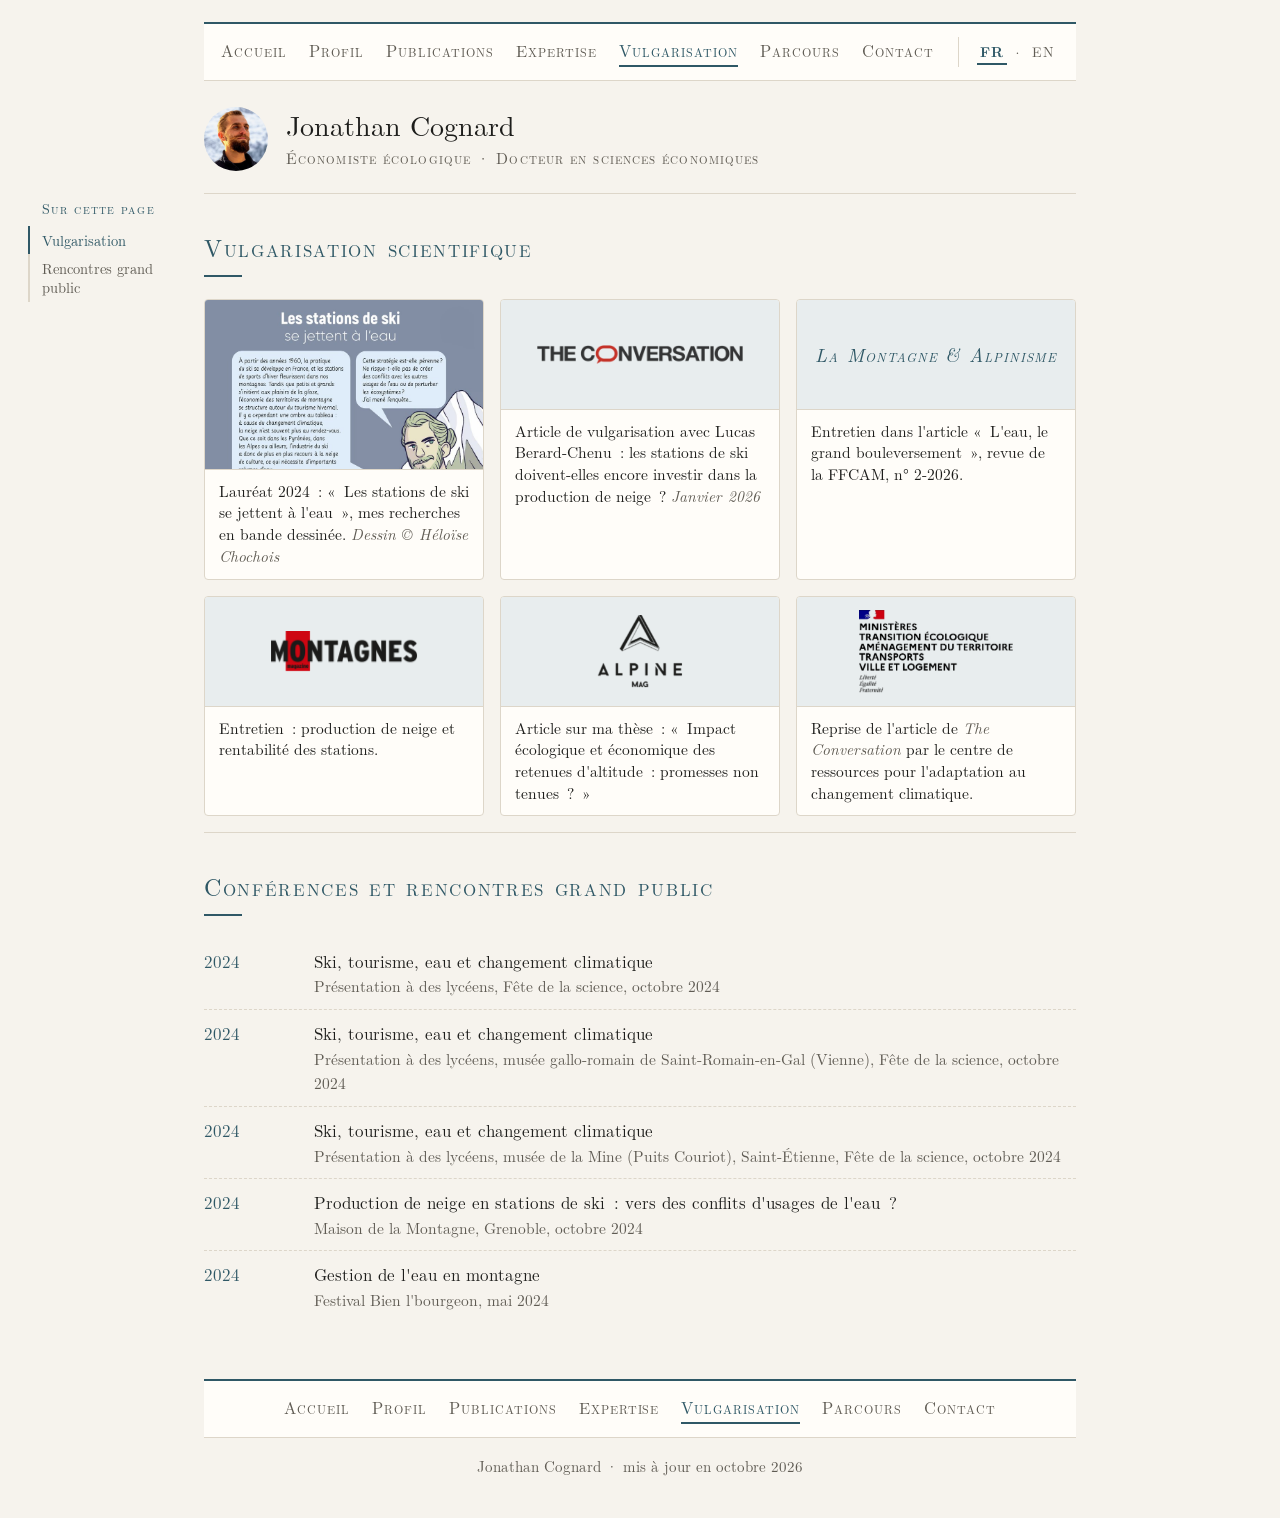
<file: vulgarisation.html>
<!DOCTYPE html>
<html lang="fr">
<head>
<meta charset="utf-8">
<meta name="viewport" content="width=device-width, initial-scale=1">
<title>Vulgarisation, Jonathan Cognard</title>
<meta name="description" content="Bande dessinée, tribunes, entretiens et conférences grand public de Jonathan Cognard.">
<link rel="stylesheet" href="style.css">
<link rel="icon" href="favicon.ico" sizes="any">
<link rel="icon" type="image/png" href="favicon-192.png">
<link rel="apple-touch-icon" href="apple-touch-icon.png">
<link rel="alternate" hreflang="en" href="en-vulgarisation.html">
</head>
<body>
<div class="wrap">

  <nav>
    <a href="index.html">Accueil</a>
    <a href="profil.html">Profil</a>
    <a href="publications.html">Publications</a>
    <a href="expertise.html">Expertise</a>
    <a href="vulgarisation.html" class="on">Vulgarisation</a>
    <a href="parcours.html">Parcours</a>
    <a href="contact.html">Contact</a>
    <div class="langsw"><a class="on" href="vulgarisation.html">FR</a><span aria-hidden="true">·</span><a href="en-vulgarisation.html" hreflang="en" lang="en">EN</a></div>
  </nav>

  <div class="banner">
    <a class="av" href="index.html"><img src="photo.jpg" alt="Portrait de Jonathan Cognard"></a>
    <div><a class="nm" href="index.html">Jonathan Cognard</a><div class="tg">Économiste écologique · Docteur en sciences économiques</div></div>
  </div>

  <!-- ================= VULGARISATION =================
       Pour mettre une image sur une carte&nbsp;: ajouter <img src="nom.jpg" alt=""> dans le bloc class="v" -->
  <aside class="toc" aria-label="Plan de la page"><div class="toc-in" role="navigation" aria-label="Sur cette page">
      <div class="toc-t">Sur cette page</div>
      <a href="#vulgarisation">Vulgarisation</a>
      <a href="#conferences-et-rencontres-grand-public">Rencontres grand public</a>
    </div><script>(function(){var t=document.currentScript.parentNode,ls=[].slice.call(t.querySelectorAll('a'));
function up(){var R=t.closest('.page')||document;var ts=ls.map(function(a){return R.querySelector('[id="'+a.getAttribute('href').slice(1)+'"]')});var y=window.innerHeight*0.3,k=0,b=-1e9;ts.forEach(function(e,i){if(!e)return;var r=e.getBoundingClientRect().top;if(r<y&&r>b+2){b=r;k=i}});
ls.forEach(function(a,i){a.classList.toggle('act',i===k)})}window.addEventListener('scroll',up,{passive:true});window.addEventListener('load',up);up();})();</script></aside>
  <section id="vulgarisation">
    <h2>Vulgarisation scientifique</h2>
    <div class="media">
      <a class="card" href="https://www.fetedelascience.fr/sites/default/files/2024-09/l-eau-tous-ses-dans-tats-2236.pdf#page=28" target="_blank" rel="noopener">
        <div class="v" style="height:170px">Sciences en bulles<img src="bd.jpg" alt="Planche de la BD Sciences en bulles" style="object-position:center top" onerror="this.remove()"></div>
        <div class="c">Lauréat 2024&nbsp;: «&nbsp;Les stations de ski se jettent à l'eau&nbsp;», mes recherches en bande dessinée. <i>Dessin © Héloïse Chochois</i></div></a>
      <a class="card" href="https://doi.org/10.64628/AAK.fk6a4h7fv" target="_blank" rel="noopener">
        <div class="v"><img class="lg" src="logo-conversation.png" alt="The Conversation"></div>
        <div class="c">Article de vulgarisation avec Lucas Berard-Chenu&nbsp;: les stations de ski doivent-elles encore investir dans la production de neige&nbsp;? <i>Janvier 2026</i></div></a>
      <a class="card" href="https://www.ffcam.fr/index.php?alias=produit&amp;oid=PROD:86p6bc6lu6lu" target="_blank" rel="noopener">
        <div class="v"><span style="font-style:italic">La Montagne &amp; Alpinisme</span></div>
        <div class="c">Entretien dans l'article «&nbsp;L'eau, le grand bouleversement&nbsp;», revue de la FFCAM, n° 2-2026.</div></a>
      <a class="card" href="https://www.montagnes-magazine.com/actus-jonathan-cognard-n-y-a-relation-significative-entre-production-neige-rentabilite" target="_blank" rel="noopener">
        <div class="v"><img class="lg" src="logo-montagnes-magazine.png" alt="Montagnes Magazine" style="max-height:40px" onerror="this.outerHTML=this.alt"></div>
        <div class="c">Entretien&nbsp;: production de neige et rentabilité des stations.</div></a>
      <a class="card" href="https://alpinemag.fr/production-neige-economie-ecologie-retenues-altitude-these-jonathan-cognard/" target="_blank" rel="noopener">
        <div class="v"><img class="lg" src="logo-alpine-mag.png" alt="Alpine Mag" style="max-height:72px" onerror="this.outerHTML=this.alt"></div>
        <div class="c">Article sur ma thèse&nbsp;: «&nbsp;Impact écologique et économique des retenues d'altitude&nbsp;: promesses non tenues&nbsp;?&nbsp;»</div></a>
      <a class="card" href="https://www.adaptation-changement-climatique.gouv.fr/actualites/veille/changement-climatique-les-stations-ski-doivent-investir-dans-la-production-neige" target="_blank" rel="noopener">
        <div class="v"><img class="lg" src="logo-ministere-te.png" alt="Ministère de la Transition écologique" style="max-height:82px" onerror="this.outerHTML=this.alt"></div>
        <div class="c">Reprise de l'article de <i>The Conversation</i> par le centre de ressources pour l'adaptation au changement climatique.</div></a>
    </div>
  </section>

  <section id="conferences-et-rencontres-grand-public">
    <h2>Conférences et rencontres grand public</h2>
    <ul class="clist">
      <li><span class="y">2024</span><div>Ski, tourisme, eau et changement climatique<br><span class="w">Présentation à des lycéens, Fête de la science, octobre 2024</span></div></li>
      <li><span class="y">2024</span><div>Ski, tourisme, eau et changement climatique<br><span class="w">Présentation à des lycéens, musée gallo-romain de Saint-Romain-en-Gal (Vienne), Fête de la science, octobre 2024</span></div></li>
      <li><span class="y">2024</span><div>Ski, tourisme, eau et changement climatique<br><span class="w">Présentation à des lycéens, musée de la Mine (Puits Couriot), Saint-Étienne, Fête de la science, octobre 2024</span></div></li>
      <li><span class="y">2024</span><div>Production de neige en stations de ski&nbsp;: vers des conflits d'usages de l'eau&nbsp;?<br><span class="w">Maison de la Montagne, Grenoble, octobre 2024</span></div></li>
      <li><span class="y">2024</span><div>Gestion de l'eau en montagne<br><span class="w">Festival Bien l'bourgeon, mai 2024</span></div></li>
    </ul>
  </section>


  <nav class="bottom">
    <a href="index.html">Accueil</a>
    <a href="profil.html">Profil</a>
    <a href="publications.html">Publications</a>
    <a href="expertise.html">Expertise</a>
    <a href="vulgarisation.html" class="on">Vulgarisation</a>
    <a href="parcours.html">Parcours</a>
    <a href="contact.html">Contact</a>
  </nav>

  <footer>Jonathan Cognard · mis à jour en octobre 2026</footer>
</div>
</body>
</html>
</file>
<file: style.css>
/* Feuille de style commune à toutes les pages du site.
   Pour changer la couleur d'accent : modifier --accent ci-dessous. */

/* ===== Police LM Roman 10 (fichiers lmroman10-*.woff2) ===== */
@font-face { font-family:"LM Roman 10"; src:url("lmroman10-regular.woff2") format("woff2"); font-weight:400; font-style:normal; font-display:swap; }
@font-face { font-family:"LM Roman 10"; src:url("lmroman10-italic.woff2") format("woff2"); font-weight:400; font-style:italic; font-display:swap; }
@font-face { font-family:"LM Roman 10"; src:url("lmroman10-bold.woff2") format("woff2"); font-weight:700; font-style:normal; font-display:swap; }

/* ===== Couleurs ===== */
:root {
  --bg:#f6f3ed;       /* fond blanc cassé */
  --card:#fffdf9;     /* fond des encadrés */
  --text:#1d1d1b;     /* noir mat */
  --muted:#5f5b53;    /* texte secondaire */
  --line:#ddd6c9;     /* filets */
  --accent:#2f5866;   /* bleu ardoise (seule couleur) */
  --soft:#e8edee;     /* accent très clair */
}

* { box-sizing:border-box; }
html { scroll-behavior:smooth; scroll-padding-top:22px; }
body { margin:0; background:var(--bg); color:var(--text);
       font:19px/1.6 "LM Roman 10","Latin Modern Roman","Computer Modern",Georgia,serif; }
a { color:var(--text); text-decoration:underline; text-decoration-color:#a9b8bd; text-underline-offset:3px; text-decoration-thickness:1px; }
a:hover { text-decoration-color:var(--accent); }
.wrap { max-width:920px; margin:0 auto; padding:0 24px; }
p { margin:0 0 14px; }
.small { font-size:16px; color:var(--muted); }

/* ===== Langue ===== */
.langsw { display:flex; align-items:center; gap:5px; margin-left:2px; padding-left:18px; border-left:1px solid var(--line); font-size:14px; font-variant:normal; letter-spacing:.08em; color:var(--muted); }
.langsw a { text-decoration:none; color:var(--muted); padding:1px 3px; border-bottom:2px solid transparent; }
.langsw a:hover { color:var(--accent); }
.langsw a.on { color:var(--accent); font-weight:700; border-bottom:2px solid var(--accent); }

/* ===== Menu ===== */
nav { display:flex; justify-content:center; flex-wrap:wrap; gap:4px 22px; margin-top:22px; padding:13px 10px; font-size:16.5px; font-variant:small-caps; letter-spacing:.06em;
      background:var(--card); border-top:2px solid var(--accent); border-bottom:1px solid var(--line); }
nav a { text-decoration:none; color:var(--muted); padding-bottom:2px; border-bottom:2px solid transparent; }
nav a:hover { color:var(--accent); }
nav a.on { color:var(--accent); border-bottom-color:var(--accent); }
nav.bottom { margin-top:40px; }

/* ===== En-tête de l'accueil ===== */
.strip { position:relative; left:50%; transform:translateX(-50%); width:min(1120px, calc(100vw - 32px)); height:170px; margin-top:12px; border-radius:3px; background:url(eau.jpg) center 55%/cover; }
.head { display:grid; grid-template-columns:170px 1fr; gap:34px; align-items:start; padding:34px 0 8px; }
.avatar { width:170px; height:170px; border-radius:50%; overflow:hidden; background:#e6e0d4; }
.avatar img { width:100%; height:100%; object-fit:cover; object-position:center 28%; display:block; }
h1 { font-weight:400; font-size:3rem; line-height:1.05; margin:4px 0 0; letter-spacing:.01em; }
.tagline { margin:8px 0 0; font-variant:small-caps; letter-spacing:.07em; font-size:1.05rem; color:var(--muted); }
.aff { margin-top:18px; border-top:1px solid var(--line); }
.aff-l { font-size:14px; font-variant:small-caps; letter-spacing:.08em; color:var(--accent); margin:10px 0 0; }
.role-row { display:grid; grid-template-columns:1fr auto; gap:18px; align-items:center; padding:10px 0 12px; border-bottom:1px solid var(--line); }
.role-row .rt { font-weight:700; font-size:1.25rem; line-height:1.2; }
.role-row .ri { font-size:16px; color:var(--muted); font-style:italic; margin-top:3px; line-height:1.35; }
.role-row .rl { display:flex; align-items:center; gap:14px; }
.role-row .rl img { height:38px; width:auto; mix-blend-mode:multiply; }
.pitch { margin:26px 0 20px; max-width:760px; font-size:18.5px; }
.links { display:flex; flex-wrap:wrap; gap:8px 10px; font-size:15.5px; }
.links a { display:inline-flex; align-items:center; gap:7px; padding:4px 12px 4px 9px; border:1px solid var(--line); border-radius:99px; text-decoration:none; background:var(--card); }
.links a:hover { border-color:var(--accent); }
.links svg { width:18px; height:18px; flex-shrink:0; }
.intro { padding-bottom:30px; }

/* ===== Bandeau des pages intérieures ===== */
.banner { display:flex; align-items:center; gap:18px; margin:26px 0 0; padding-bottom:22px; }
.banner .av { width:64px; height:64px; border-radius:50%; overflow:hidden; flex-shrink:0; }
.banner .av img { width:100%; height:100%; object-fit:cover; object-position:center 28%; display:block; }
.banner .nm { font-size:1.75rem; line-height:1.1; text-decoration:none; }
.banner .tg { font-variant:small-caps; letter-spacing:.07em; color:var(--muted); font-size:.98rem; }

/* ===== Rubriques ===== */
section { padding:34px 0 16px; border-top:1px solid var(--line); }
h2 { font-weight:400; font-variant:small-caps; letter-spacing:.07em; font-size:1.5rem; color:var(--accent); margin:0 0 22px; }
h2::after { content:""; display:block; width:38px; height:2px; background:var(--accent); margin-top:8px; }
h3 { font-weight:700; font-size:1.3rem; color:#1f4250; margin:34px 0 10px; padding-bottom:6px; border-bottom:1px solid var(--line); }
.lede { color:var(--muted); margin:-8px 0 22px; max-width:760px; }

/* ===== Encadrés ===== */
.box, .mcol, .mission-g { background:var(--card); border:1px solid var(--line); border-radius:4px; padding:18px 20px; }
.box > b, .mcol h4 { display:block; font-weight:700; font-size:1.18rem; color:var(--accent); margin:0 0 12px; padding-bottom:8px; border-bottom:1px solid var(--line); line-height:1.3; }
.grid2 { display:grid; grid-template-columns:1fr 1fr; gap:16px; }
.wide { grid-column:1 / -1; }

/* institutions avec logo */
.org { display:inline-flex; align-items:center; gap:12px; vertical-align:middle; }
.org img { height:34px; width:auto; max-width:120px; object-fit:contain; mix-blend-mode:multiply; }
.org small { display:block; font-size:.86em; color:var(--muted); font-style:italic; line-height:1.3; }

/* projet principal */
.proj-h { display:grid; grid-template-columns:auto 1fr; gap:16px; align-items:center; margin-bottom:6px; }
.proj-h img { height:62px; width:auto; }
.proj-h .pt { font-weight:700; font-size:1.05rem; line-height:1.3; }
.proj-h .ps { font-size:15.5px; color:var(--muted); font-style:italic; line-height:1.35; }
.proj-p { font-size:16.5px; line-height:1.5; margin:8px 0 4px; }
.wp { font-size:16.5px; line-height:1.5; padding:10px 0 0; margin-top:10px; border-top:1px dashed var(--line); }
.wp .lbl { display:block; font-weight:700; }
.nb { display:inline-grid; place-items:center; width:23px; height:23px; border:1.5px solid var(--accent); border-radius:50%; color:var(--accent); font-size:13.5px; font-weight:700; margin-right:9px; vertical-align:1px; line-height:1; }

.plist { list-style:none; margin:0; padding:0; }
.plist li { font-size:16.5px; line-height:1.45; padding:10px 0; border-top:1px dashed var(--line); }
.plist li:first-child { border-top:0; padding-top:0; }
.plist .meth { display:block; font-weight:700; }
.plist .subj { display:block; font-style:italic; color:var(--muted); font-size:15.5px; margin-bottom:2px; }

/* fil des 12 derniers mois */
.feed { display:grid; grid-template-columns:128px 1fr; gap:0 18px; }
.feed .m { color:var(--accent); padding:11px 0; border-top:1px solid var(--line); font-size:16px; }
.feed .items { border-top:1px solid var(--line); }
.feed .m:first-child, .feed .items:nth-child(2) { border-top:0; }
.feed .it { display:grid; grid-template-columns:34px 1fr; gap:12px; align-items:start; padding:10px 0; font-size:16.5px; line-height:1.45; }
.feed .it + .it { border-top:1px dashed var(--line); }
.ic { width:34px; height:34px; display:grid; place-items:center; }
.ic img { max-width:34px; max-height:34px; mix-blend-mode:multiply; }
.ic svg { width:30px; height:30px; }
.go { font-size:14.5px; margin-left:8px; white-space:nowrap; }
.thumb { float:right; width:74px; margin:2px 0 6px 14px; border:1px solid var(--line); display:block; }
.thumb img { width:100%; display:block; }
.it::after, .clist li > div::after { content:""; display:block; clear:both; }

/* ===== Profil de recherche ===== */
.matrix { display:grid; grid-template-columns:1fr 1fr; gap:16px; }
.mcol ul { list-style:none; margin:0; padding:0; }
.mcol li { font-size:16.5px; line-height:1.35; padding:5px 0 5px 16px; position:relative; }
.mcol li::before { content:""; position:absolute; left:0; top:13px; width:5px; height:5px; border-radius:50%; background:var(--accent); }
.mcol li small { display:block; color:var(--muted); font-style:italic; font-size:14.5px; }
.mcol .sub { font-variant:small-caps; letter-spacing:.06em; color:var(--muted); font-size:15px; margin:12px 0 2px; }
.mcol .sub:first-of-type { margin-top:0; }
.mcol .intro-k { font-size:16px; margin:0 0 6px; line-height:1.45; }

/* ===== Publications ===== */
.pubs { list-style:none; padding:0; margin:0; }
.pubs li { display:grid; grid-template-columns:112px 1fr; gap:18px; align-items:start; padding:13px 0; border-top:1px dashed var(--line); font-size:17px; line-height:1.5; }
.pubs li:first-child { border-top:0; }
.pubs .t { font-weight:700; }
.me { color:#1f4250; font-weight:700; }
/* logo de l'éditeur (fichiers logos/ed-*.png) */
.pl { width:112px; height:52px; display:flex; align-items:center; justify-content:center; }
.pl img { max-width:112px; max-height:46px; width:auto; height:auto; mix-blend-mode:multiply; }
.pl img.tall { max-height:56px; }
.pl svg { width:30px; height:30px; }
.pl.blank::before { content:""; width:40px; border-top:1px dashed var(--line); }

.clist { list-style:none; margin:0; padding:0; }
.clist li { display:grid; grid-template-columns:96px 1fr; gap:14px; padding:11px 0; border-top:1px dashed var(--line); font-size:17px; line-height:1.45; }
.clist li:first-child { border-top:0; }
.clist .y { color:var(--accent); }
.clist .w { color:var(--muted); font-size:15.5px; }

/* ===== Expertise ===== */
.missions { display:grid; gap:16px; }
.mission-g > .org { margin-bottom:6px; font-weight:700; }
.mission-g > .org img { height:40px; }
.mission { display:grid; grid-template-columns:130px 1fr; gap:4px 20px; padding:12px 0 6px; border-top:1px dashed var(--line); margin-top:10px; }
.mission .d { color:var(--accent); font-size:16px; }
.mission .t { font-weight:700; line-height:1.35; }
.mission p { margin:6px 0 0; font-size:16.5px; line-height:1.5; }
.li-big { display:inline-block; line-height:0; text-decoration:none; }
.li-big:hover svg { opacity:.85; }
.jlist { list-style:none; margin:0; padding:0; font-size:17px; }
.jlist li { padding:5px 0 5px 16px; position:relative; }
.jlist li::before { content:""; position:absolute; left:0; top:15px; width:5px; height:5px; border-radius:50%; background:var(--accent); }

/* ===== Vulgarisation ===== */
.media { display:grid; grid-template-columns:repeat(3,1fr); gap:16px; }
.card { display:block; text-decoration:none; background:var(--card); border:1px solid var(--line); border-radius:4px; overflow:hidden; color:var(--text); }
.card:hover { border-color:var(--accent); }
.card .v { height:110px; position:relative; display:grid; place-items:center; text-align:center; padding:10px;
           background:var(--soft); font-size:1.2rem; font-variant:small-caps; letter-spacing:.05em; color:var(--accent); border-bottom:1px solid var(--line); }
.card .v img { position:absolute; inset:0; width:100%; height:100%; object-fit:cover; }
.card .v img.lg { position:static; width:auto; height:auto; max-width:80%; max-height:44px; object-fit:contain; mix-blend-mode:multiply; }
.card .c { padding:10px 14px 12px; font-size:15.5px; line-height:1.4; }
.card .c i { color:var(--muted); }

/* ===== Parcours ===== */
.cv { display:grid; grid-template-columns:110px 1fr; gap:12px 18px; font-size:17.5px; }
.cv .y { color:var(--accent); }
.cv .org img { height:34px; }
.fund { display:flex; flex-wrap:wrap; align-items:center; gap:6px 18px; margin-top:6px; font-size:15.5px; }
.fund .org img { height:30px; }

footer { margin-top:0; padding:16px 0 40px; text-align:center; font-size:15px; color:var(--muted); }

/* ===== Plan de la page (colonne de gauche, grands écrans) ===== */
.toc { position:sticky; top:26px; height:0; z-index:5; }
.toc-in { position:absolute; top:6px; right:calc(100% + 26px); width:min(190px, calc((100vw - 920px) / 2 - 30px)); font-size:14.5px; line-height:1.3; }
.toc-t { font-variant:small-caps; letter-spacing:.08em; color:var(--accent); font-size:14px; margin:0 0 8px 14px; }
.toc a { display:block; text-decoration:none; color:var(--muted); padding:5px 0 5px 12px; border-left:2px solid var(--line); }
.toc a.sub { padding-left:24px; font-size:13.5px; }
.toc a:hover { color:var(--text); }
.toc a.act { color:var(--accent); border-left-color:var(--accent); }
@media (max-width:1239px) { .toc { display:none; } }

@media (max-width:760px) {
  body { font-size:17.5px; }
  nav { gap:4px 16px; font-size:16px; padding:10px 8px; }
  .langsw { border-left:0; padding-left:0; margin-left:0; }
  .strip { height:130px; }
  .head { grid-template-columns:1fr; gap:14px; padding-top:22px; }
  .avatar { width:104px; height:104px; }
  h1 { font-size:2.2rem; }
  .role-row { grid-template-columns:1fr; gap:8px; }
  .grid2, .matrix, .media { grid-template-columns:1fr; }
  .feed { grid-template-columns:1fr; }
  .feed .items { border-top:0; }
  .clist li, .cv, .mission { grid-template-columns:1fr; gap:0; }
  .cv .y { margin-top:10px; }
  .pubs li { grid-template-columns:76px 1fr; gap:12px; }
  .pl { width:76px; }
  .pl img { max-width:76px; max-height:36px; }
}
</file>
